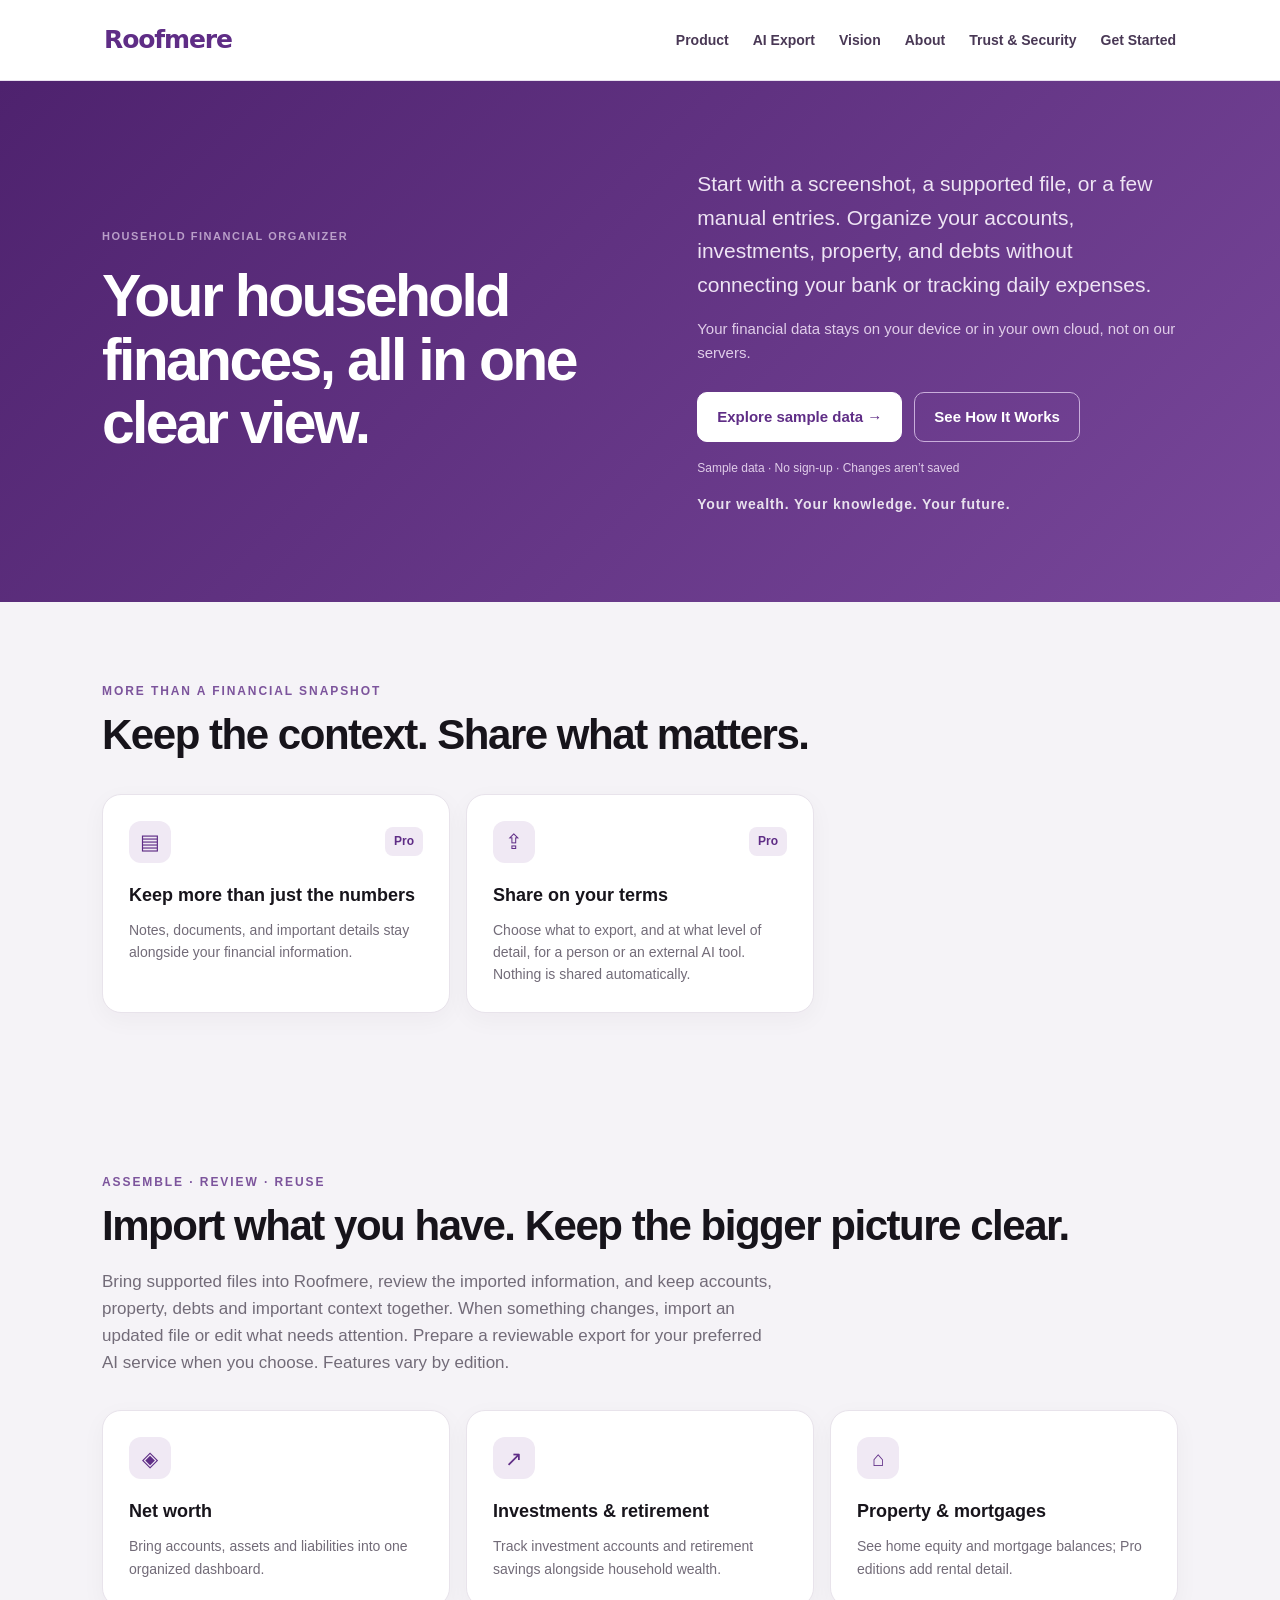
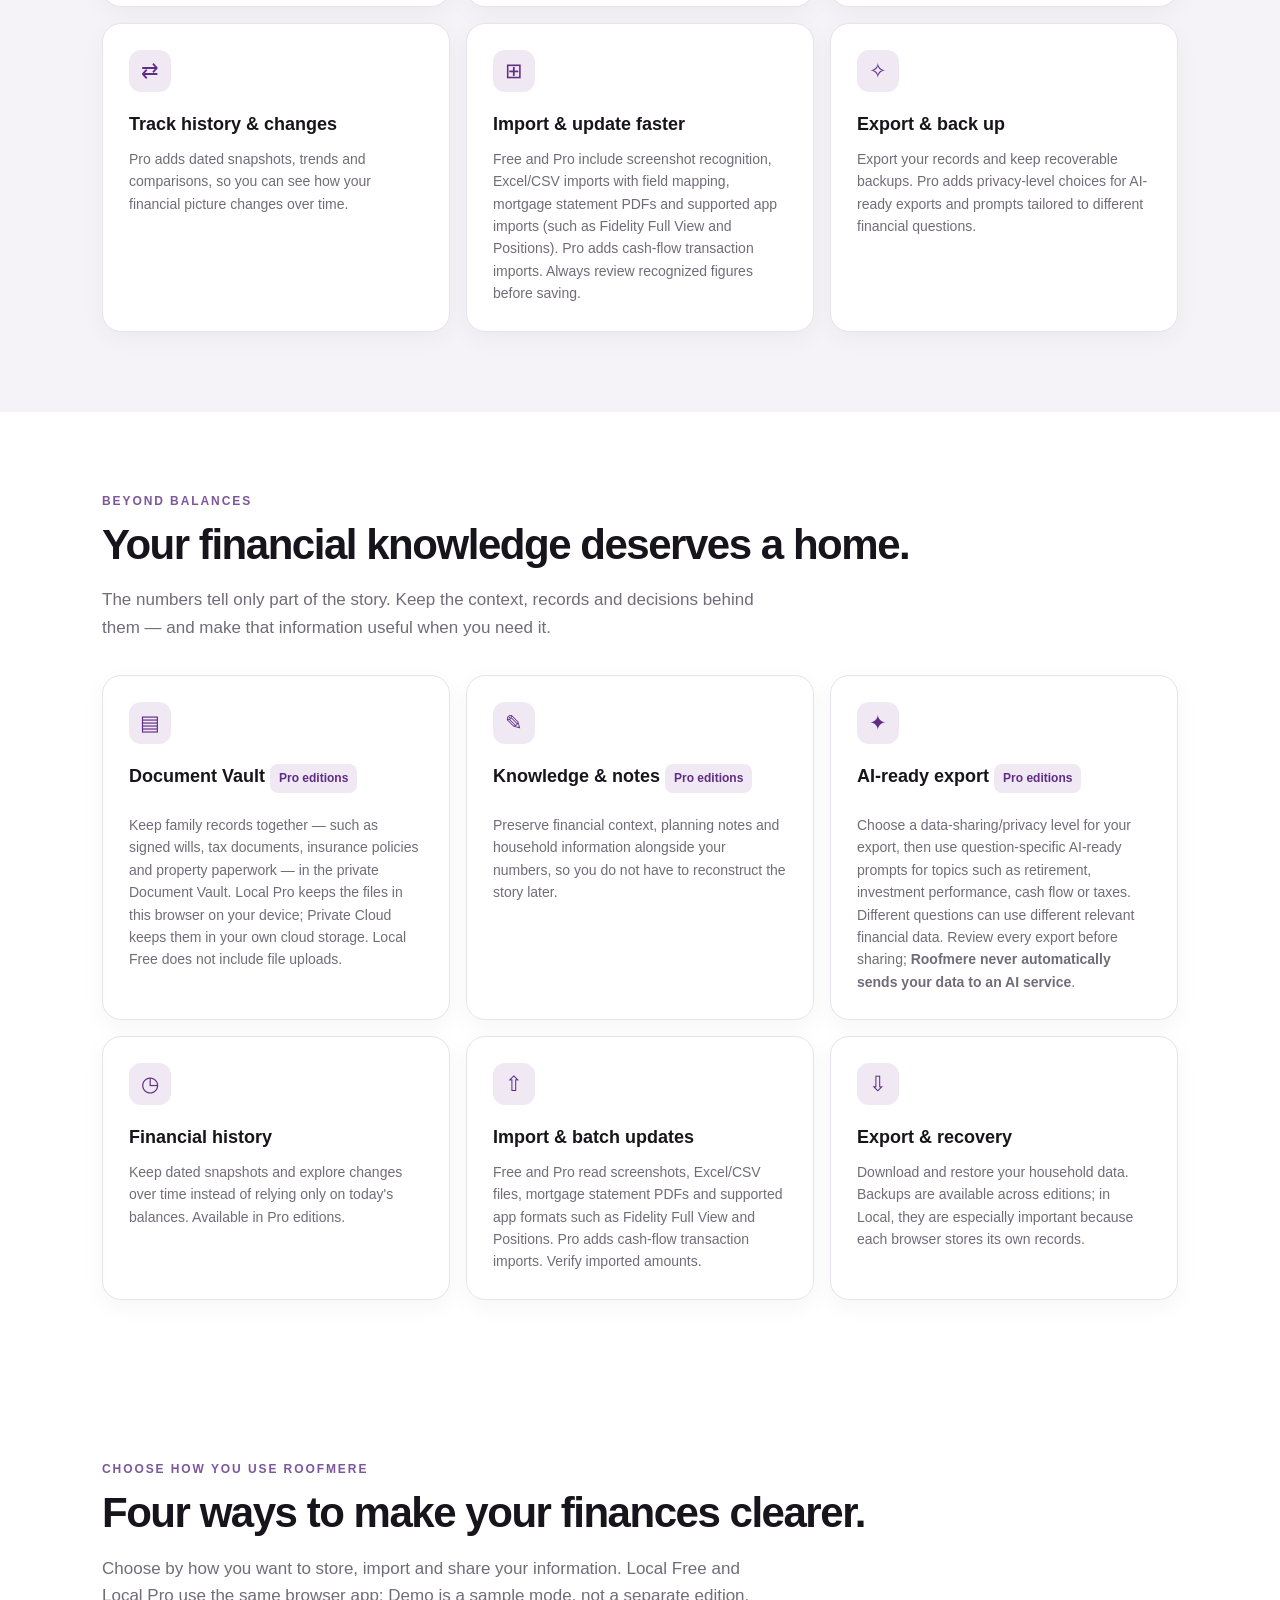
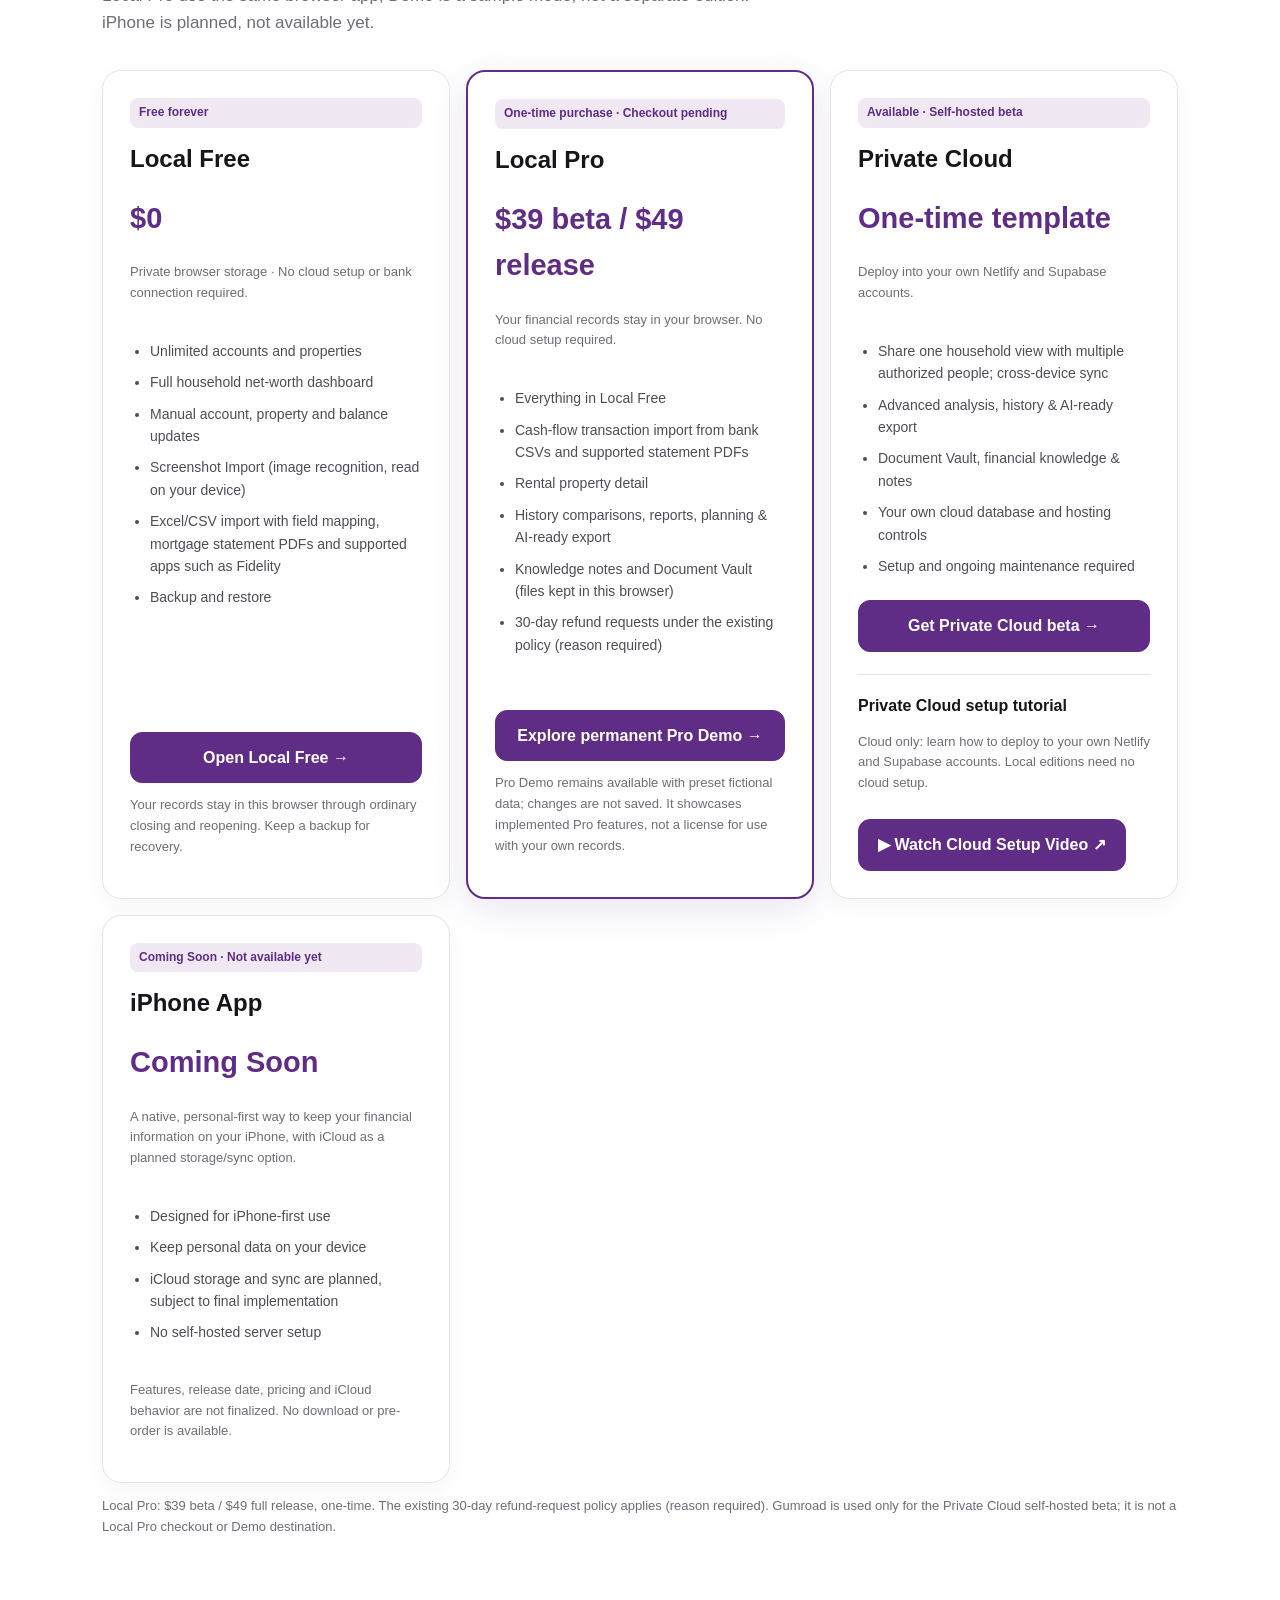
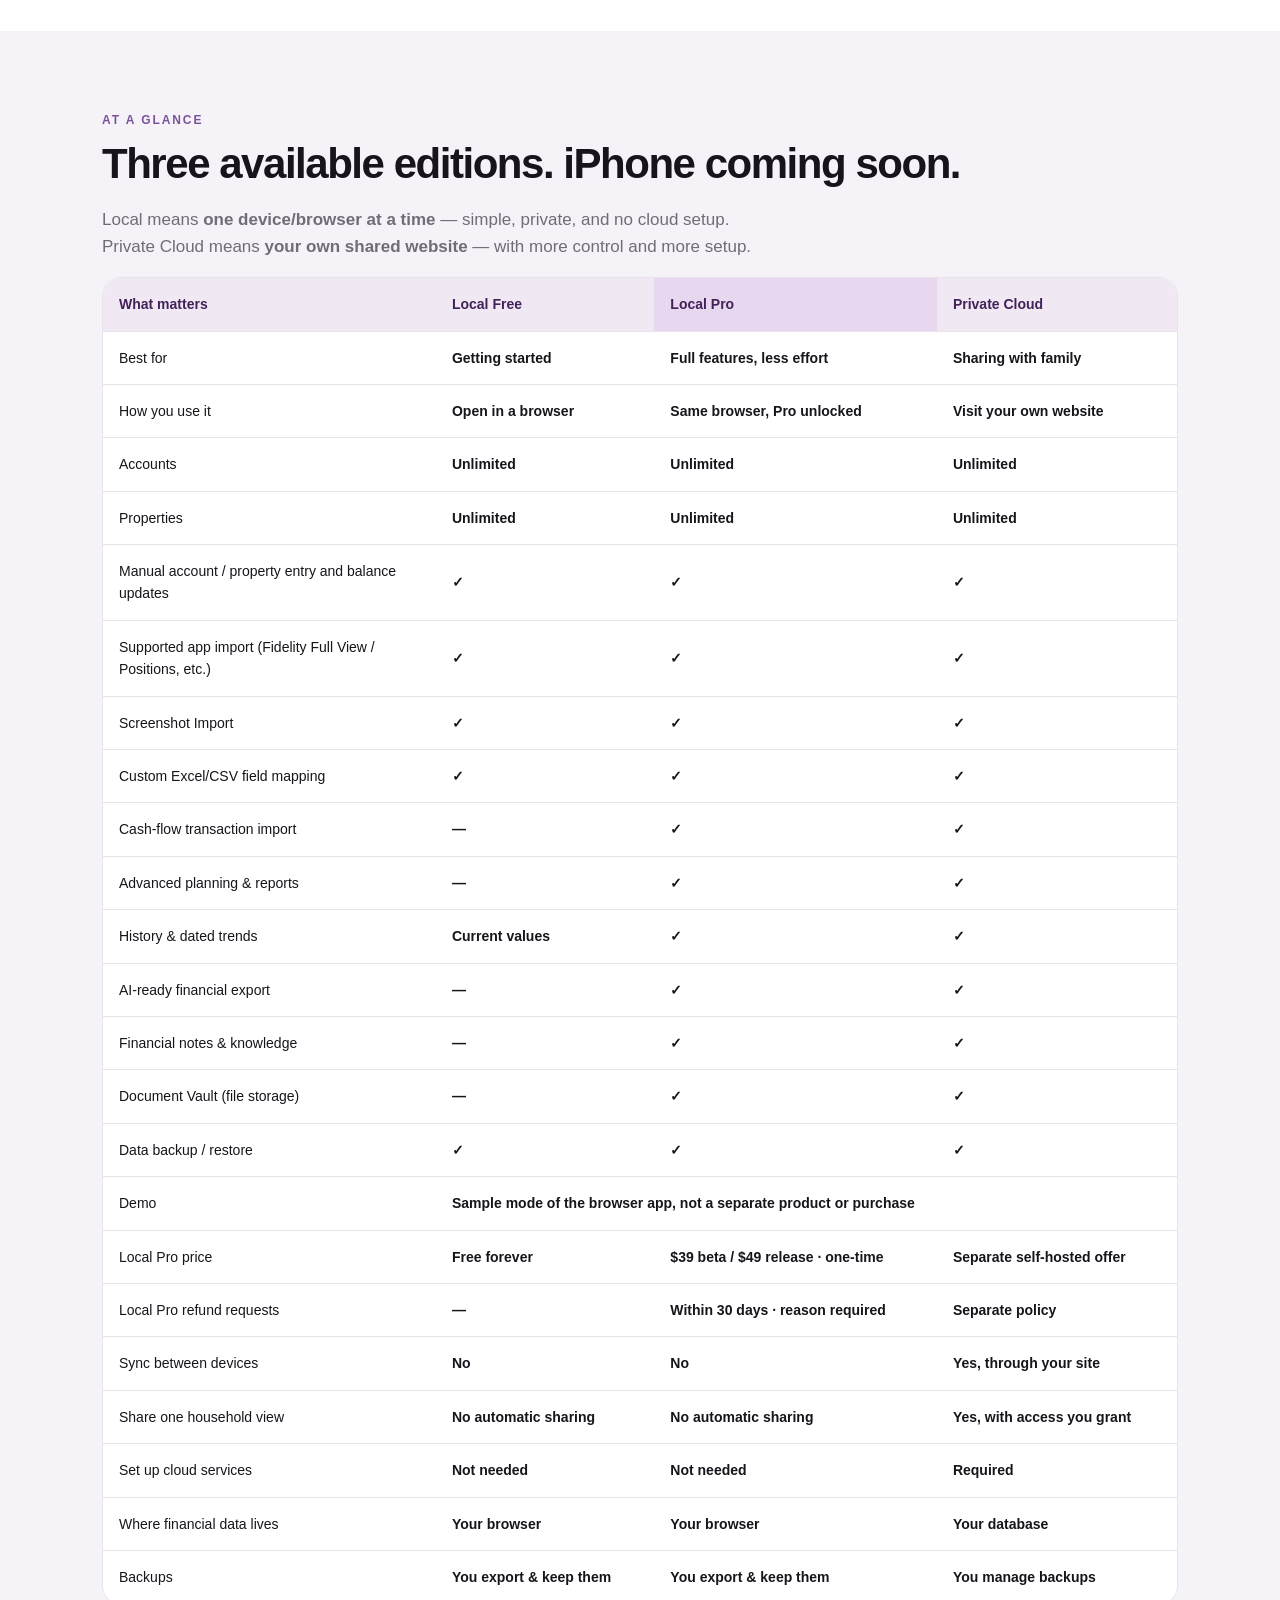
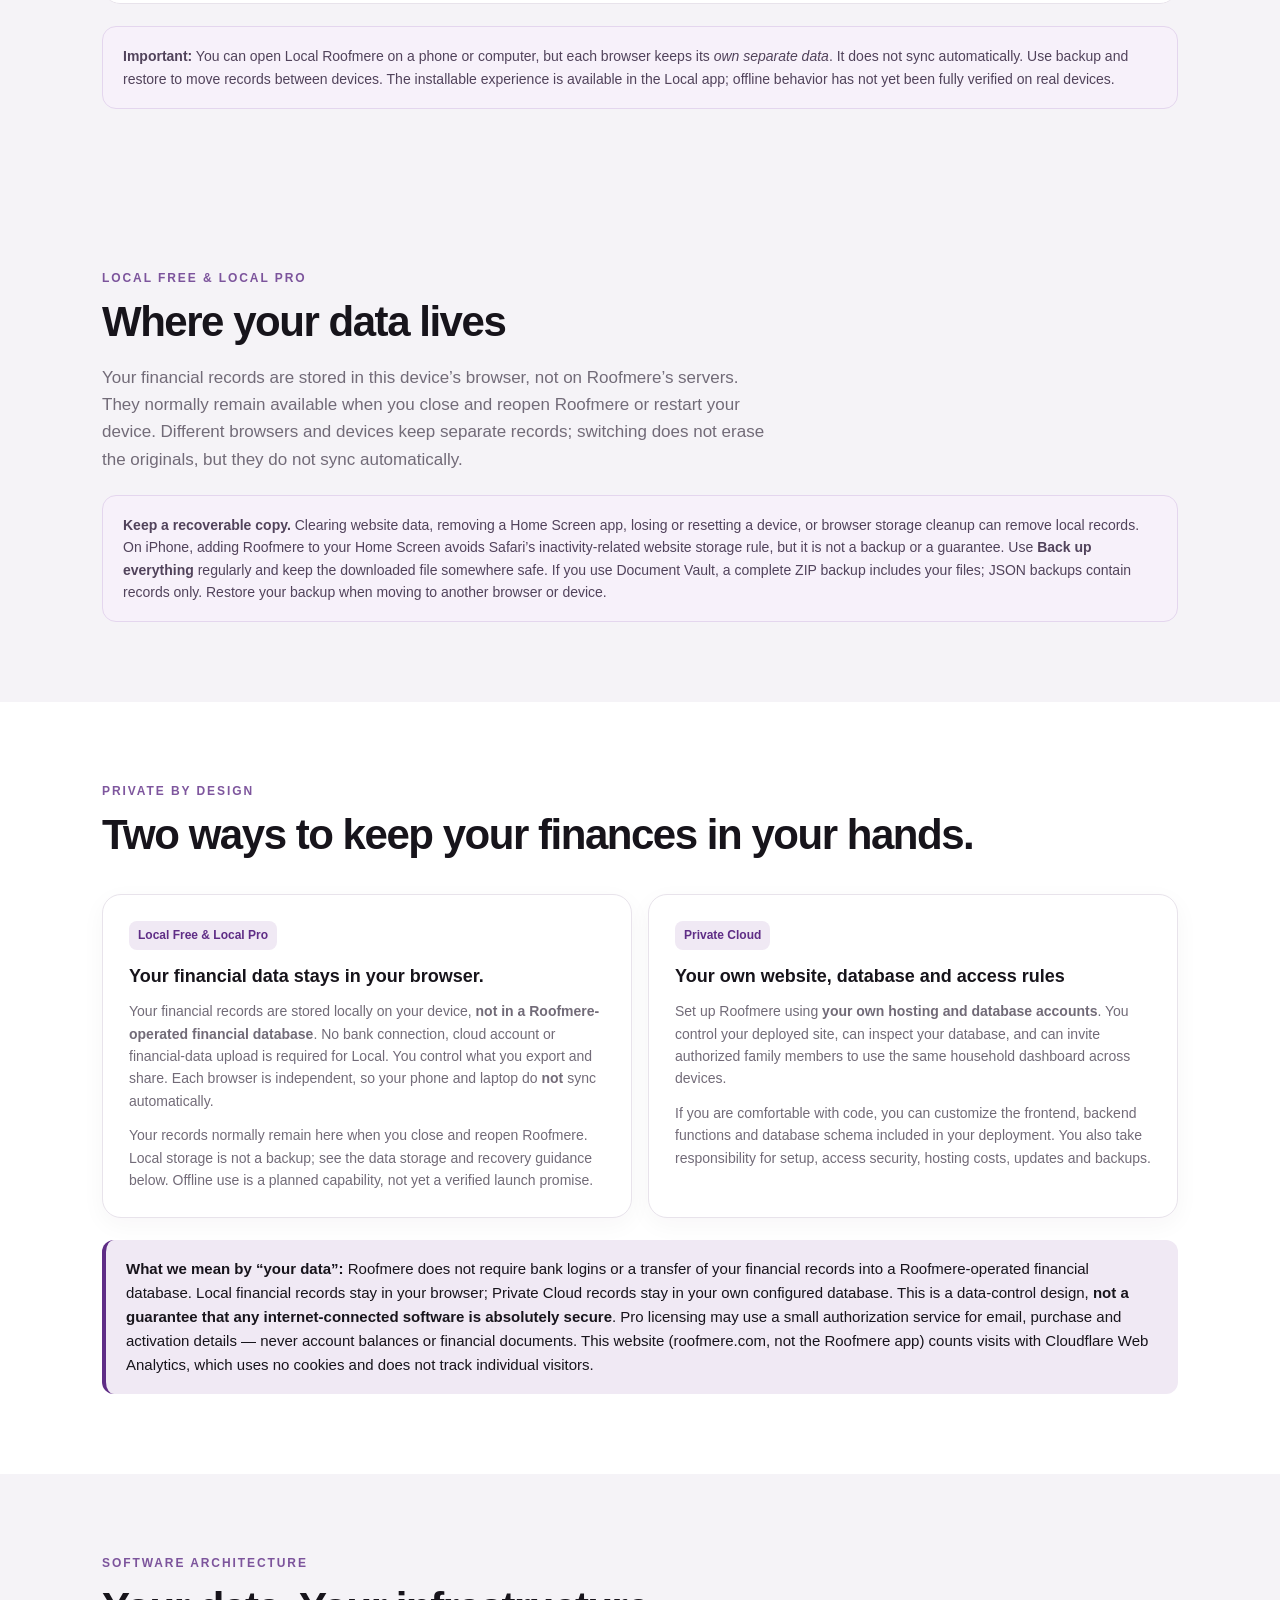
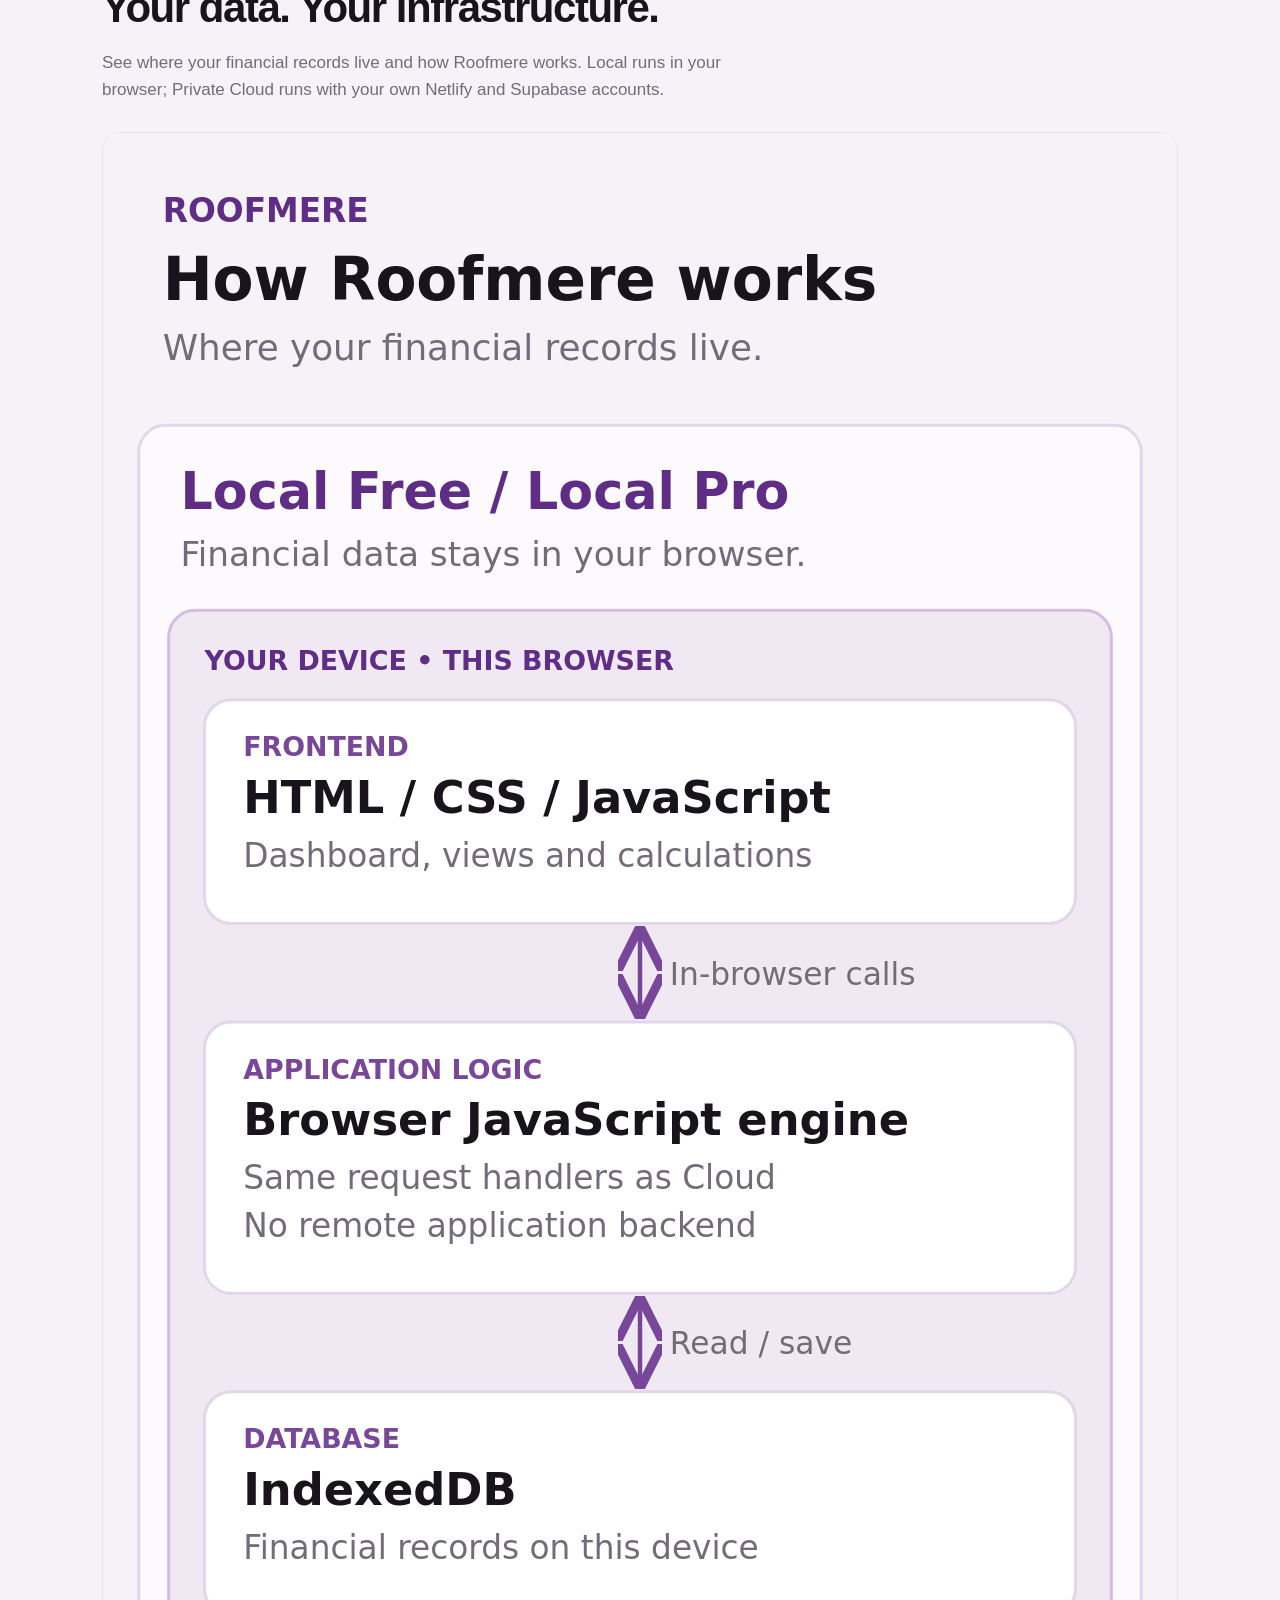
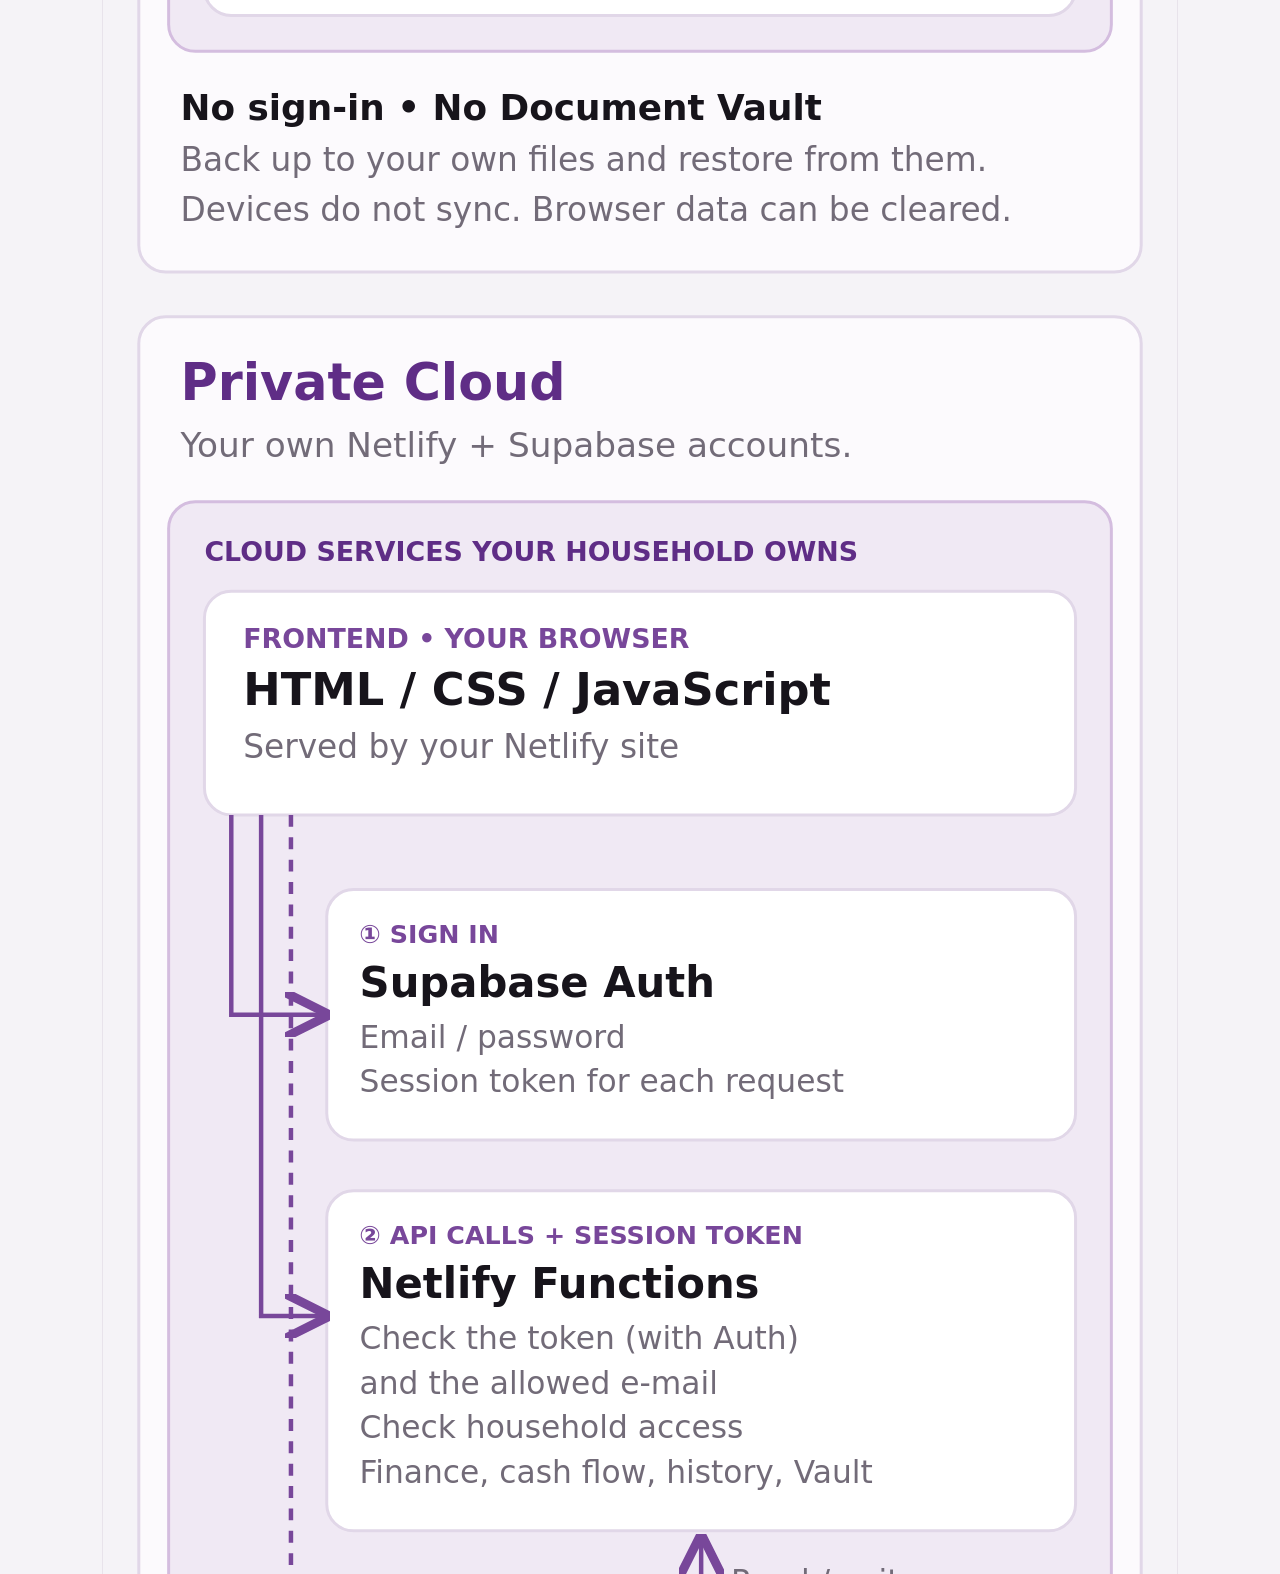
<file: index.html>
<!doctype html><html lang="en"><head><meta charset="utf-8"><meta name="viewport" content="width=device-width,initial-scale=1"><meta name="theme-color" content="#5f2d86"><link rel="icon" href="data:image/svg+xml,%3Csvg xmlns='http://www.w3.org/2000/svg' viewBox='0 0 64 64'%3E%3Crect width='64' height='64' rx='14' fill='%235f2d86'/%3E%3Cpath d='M14 34 32 18l18 16v14H14z' fill='none' stroke='%23fff' stroke-width='5' stroke-linejoin='round'/%3E%3C/svg%3E"><meta name="description" content="Import supported financial files instead of entering every balance by hand. Organize household accounts, investments, property and debts without bank syncing."><title>Roofmere — Household Financial Organizer</title><style>
:root{--purple:#5f2d86;--purple2:#78479a;--bg:#f5f3f7;--ink:#17141b;--muted:#726b78;--line:#e8e3eb;--soft:#f0e9f4}
*{box-sizing:border-box}html{scroll-behavior:smooth}body{margin:0;font-family:-apple-system,BlinkMacSystemFont,"Segoe UI",sans-serif;color:var(--ink);background:var(--bg);line-height:1.6}a{color:inherit}header{background:#fff;border-bottom:1px solid var(--line);position:sticky;top:0;z-index:10}nav{max-width:1120px;margin:auto;padding:15px 22px;display:flex;align-items:center;justify-content:space-between;gap:18px}.brand{font-weight:850;font-size:24px;letter-spacing:-1px;color:var(--purple);text-decoration:none}.links{display:flex;gap:24px;align-items:center;font-size:14px;font-weight:650}.links a{text-decoration:none}.links a:hover{text-decoration:underline}.btn{display:inline-block;text-decoration:none;border-radius:12px;background:var(--purple);color:#fff!important;padding:12px 19px;font-weight:750;border:1px solid var(--purple);text-align:center}.btn:hover{background:#482067}.btn.white{background:white;color:var(--purple)!important;border-color:white}.btn.ghost{background:transparent;border-color:#c9aedb;color:white!important}.wrap{max-width:1120px;margin:auto;padding:0 22px}.hero{background:linear-gradient(135deg,#4e226e,#78479a);color:white;overflow:hidden}.hero .wrap{display:grid;grid-template-columns:1fr 1fr;gap:48px;align-items:center;padding-top:84px;padding-bottom:90px}.eyebrow{font-size:12px;text-transform:uppercase;letter-spacing:.16em;font-weight:850;opacity:.8}.hero h1{font-size:clamp(40px,5vw,65px);line-height:1.08;letter-spacing:-.045em;margin:18px 0}.hero p{font-size:18px;color:#e7d9ee;max-width:500px}.actions{display:flex;gap:12px;flex-wrap:wrap;margin-top:27px}.hero small{display:block;color:#e0cde9;margin-top:16px}.preview{background:#fff;color:var(--ink);border-radius:22px;box-shadow:0 25px 65px #1b082b66;padding:20px;transform:rotate(1deg)}.previewhead{display:flex;justify-content:space-between;align-items:center;font-weight:850;color:var(--purple)}.pill{font-size:11px;color:#66447e;background:var(--soft);padding:5px 10px;border-radius:30px}.balance{font-size:39px;font-weight:850;letter-spacing:-.05em;margin:7px 0}.muted{color:var(--muted)}.stats{display:grid;grid-template-columns:repeat(3,1fr);gap:8px}.stat{background:#faf8fc;padding:11px;border-radius:12px}.stat b{display:block;font-size:16px}.stat span{font-size:11px;color:var(--muted)}.chart{height:130px;margin:16px 0;background:linear-gradient(180deg,#f0e6f7,white);border-radius:12px;display:flex;align-items:end;gap:8px;padding:15px}.bar{flex:1;border-radius:6px 6px 0 0;background:linear-gradient(#a37ac1,#63328b)}.previewfoot{font-size:11px;color:var(--muted);text-align:center;margin-top:10px}section{padding:80px 0}h2{font-size:clamp(28px,3.6vw,42px);line-height:1.16;letter-spacing:-.035em;margin:10px 0 17px}h3{margin:0 0 9px;font-size:18px}.intro{max-width:670px;color:var(--muted);font-size:17px}.grid{display:grid;grid-template-columns:repeat(3,1fr);gap:16px;margin-top:34px}.card{background:#fff;border:1px solid var(--line);border-radius:19px;padding:26px;box-shadow:0 7px 24px #30133b0a}.icon{display:inline-grid;place-items:center;background:var(--soft);color:var(--purple);border-radius:12px;width:42px;height:42px;font-size:21px;margin-bottom:18px}.card p{color:var(--muted);font-size:14px;margin:0}.whitebg{background:#fff}.split{display:grid;grid-template-columns:1fr 1fr;gap:70px;align-items:center}.privacybox{border-radius:24px;padding:35px;background:linear-gradient(140deg,#f4edf8,#faf7fc);border:1px solid #e4d6ee}.privacybox div{border-bottom:1px solid #e4d6ee;padding:14px 0}.privacybox div:last-child{border:0}.steps{counter-reset:s;display:grid;grid-template-columns:repeat(3,1fr);gap:18px;margin-top:35px}.step{padding:26px;border-radius:18px;background:white;border:1px solid var(--line)}.step:before{counter-increment:s;content:counter(s);display:grid;place-items:center;width:40px;height:40px;border-radius:12px;background:var(--purple);color:#fff;font-weight:850;margin-bottom:18px}.step p{color:var(--muted);font-size:14px}.purchase{background:linear-gradient(135deg,#4e226e,#78479a);color:white;text-align:center}.purchase p{color:#e6d7ee;max-width:620px;margin:0 auto 22px}.notice{background:#fff8eb;color:#755200;border-radius:12px;padding:12px 16px;font-size:13px;margin-top:20px}.faq{max-width:790px}.faq details{background:#fff;border:1px solid var(--line);border-radius:12px;padding:17px 20px;margin:10px 0}.faq summary{cursor:pointer;font-weight:750}.faq details p{color:var(--muted);margin-bottom:0}footer{padding:30px 22px;text-align:center;color:var(--muted);font-size:13px;border-top:1px solid var(--line)}
@media(max-width:800px){.hero .wrap,.split{grid-template-columns:1fr}.hero .wrap{gap:32px;padding-top:60px;padding-bottom:65px}.preview{transform:none;max-width:520px}.grid,.steps{grid-template-columns:repeat(2,1fr)}.links{gap:12px;overflow-x:auto;white-space:nowrap}.links a{display:inline-block}nav{flex-wrap:wrap}.links{order:3;width:100%;padding:5px 0}}
@media(max-width:560px){section{padding:58px 0}.grid,.steps{grid-template-columns:1fr}.stats{gap:4px}.stat{padding:8px}.stat b{font-size:13px}.balance{font-size:32px}.preview{padding:14px}.hero h1{font-size:44px}.links .btn{padding:9px 12px;font-size:12px}}
.video-area{display:grid;grid-template-columns:minmax(0,1fr) minmax(220px,330px);gap:42px;align-items:center;margin-top:38px}.video-frame{width:100%;max-width:310px;aspect-ratio:9/16;border:8px solid #211729;border-radius:28px;overflow:hidden;background:#000;box-shadow:0 20px 42px #30133b28;margin:auto}.video-frame iframe{width:100%;height:100%;border:0}.video-note{color:var(--muted);font-size:14px}.video-area h3{font-size:24px}@media(max-width:650px){.video-area{grid-template-columns:1fr;gap:20px}.video-frame{max-width:min(100%,340px)}}.tutorial-preview{display:block;text-decoration:none;max-width:560px;width:100%;margin:auto;border:1px solid #e4d6ee;border-radius:20px;overflow:hidden;background:#fff;box-shadow:0 14px 34px #30133b1a}.tutorial-art{display:flex;position:relative;flex-direction:column;justify-content:center;align-items:flex-start;padding:28px 34px;aspect-ratio:16/9;min-height:190px;color:white;background:radial-gradient(circle at 85% 15%,#9e75bd,transparent 45%),linear-gradient(135deg,#4e226e,#78479a)}.tutorial-brand{font-weight:850;font-size:clamp(21px,3vw,30px);letter-spacing:-.03em}.tutorial-heading{font-size:clamp(29px,5vw,47px);font-weight:900;line-height:1.03;letter-spacing:-.04em;margin-top:14px}.tutorial-sub{font-size:clamp(12px,2vw,16px);color:#f0e4f8;margin-top:10px}.tutorial-play{position:absolute;right:12%;top:50%;transform:translateY(-50%);display:grid;place-items:center;width:76px;height:76px;background:#fff;color:#5f2d86;border-radius:50%;font-size:30px;padding-left:5px;box-shadow:0 9px 24px #2c124c55}.tutorial-caption{display:block;text-align:center;padding:12px 15px;color:#5f2d86;font-weight:750;font-size:14px}.tutorial-preview:hover .tutorial-caption{text-decoration:underline}@media(max-width:560px){.tutorial-art{min-height:0;padding:22px}.tutorial-play{width:60px;height:60px;font-size:24px}}
.editions{display:grid;grid-template-columns:repeat(3,1fr);gap:16px;margin-top:34px}.edition{background:#fff;border:1px solid var(--line);border-radius:19px;padding:27px;display:flex;flex-direction:column;box-shadow:0 7px 24px #30133b0a}.edition.featured{border:2px solid var(--purple);box-shadow:0 10px 35px #5f2d8620}.edition h3{font-size:24px}.edition .price{font-size:29px;font-weight:850;color:var(--purple);margin:8px 0}.edition ul{padding-left:20px;flex:1;font-size:14px;color:#514b57}.edition li{margin:9px 0}.tag{font-size:12px;font-weight:750;color:var(--purple);background:var(--soft);padding:5px 9px;border-radius:8px;display:inline-block;margin-bottom:12px}.btn.disabled{opacity:.7;cursor:default;background:#777;border-color:#777}.fine{font-size:13px;color:var(--muted)}.comparison{overflow:auto}.comparison table{width:100%;border-collapse:collapse;background:white;border-radius:14px;overflow:hidden}.comparison th,.comparison td{padding:14px 17px;border-bottom:1px solid var(--line);text-align:left;font-size:14px}.comparison th{background:var(--soft)}.compare-note{font-size:13px;color:var(--muted);margin-top:13px}@media(max-width:800px){.editions{grid-template-columns:1fr}}.compare-table{width:100%;border-collapse:separate;border-spacing:0;background:#fff;border:1px solid var(--line);border-radius:18px;overflow:hidden;min-width:630px}.compare-table th,.compare-table td{padding:15px 16px;border-bottom:1px solid var(--line);text-align:left;font-size:14px;vertical-align:middle}.compare-table th{background:#f0e9f4;color:#422259;font-weight:800}.compare-table th:first-child{width:31%}.compare-table th:nth-child(3){background:#e7d8f0}.compare-table tr:last-child td{border-bottom:0}.compare-table td:nth-child(n+2){font-weight:600}.compare-scroll{overflow-x:auto;-webkit-overflow-scrolling:touch;border-radius:18px}.compare-scroll:focus{outline:2px solid var(--purple)}.note-panel{background:#f7f1fa;border:1px solid #e4d6ee;padding:18px 20px;border-radius:14px;margin-top:22px;color:#51435b;font-size:14px}.privacy-callout{background:var(--soft);border-left:4px solid var(--purple);padding:17px 20px;border-radius:12px;margin-top:22px;font-size:15px}@media(max-width:650px){.compare-table{min-width:0}.compare-table th,.compare-table td{font-size:12px;padding:12px 7px;overflow-wrap:anywhere}.compare-table th:first-child{width:31%}}
#architecture{scroll-margin-top:85px}.architecture-figure{margin:28px 0 0;border:1px solid var(--line);border-radius:18px;overflow:hidden;background:var(--bg)}.architecture-scroll{width:100%;overflow:hidden}.architecture-scroll:focus-visible{outline:3px solid var(--purple);outline-offset:-3px}.architecture-scroll img{display:block;width:100%;max-width:100%;min-width:0;height:auto}.architecture-figure figcaption{padding:16px 20px;font-size:14px;color:var(--muted);background:white;border-top:1px solid var(--line)}.architecture-figure figcaption a{color:var(--purple);font-weight:700}.architecture-summary{display:grid;grid-template-columns:1fr 1fr;gap:18px;margin-top:22px}.architecture-summary p{margin:0;color:var(--muted);font-size:14px}.architecture-summary strong{color:var(--ink)}@media(max-width:650px){.architecture-summary{grid-template-columns:1fr}.architecture-figure figcaption{padding:14px}}

/* Landing page: concise navigation and a text-led, responsive hero. */
section[id]{scroll-margin-top:90px}
.navcta{white-space:nowrap;font-size:14px;padding:11px 17px}
nav{gap:22px}
.links{gap:20px}
.hero .wrap.hero-left{display:grid;grid-template-columns:1.08fr 1fr;gap:76px;align-items:center;padding-top:86px;padding-bottom:86px}
.hero-heading .eyebrow{font-size:11px;letter-spacing:.14em;line-height:1.5;font-weight:650;color:#e0cde9;opacity:1}
.hero-left h1{font-size:clamp(44px,4.6vw,62px);font-weight:700;line-height:1.08;letter-spacing:-.045em;margin:20px 0 0}
.hero-copy{min-width:0}
.hero-left .hero-copy p{margin:0;max-width:490px;font-size:21px;line-height:1.6;color:#eee4f4}
.hero-left .actions{justify-content:flex-start;gap:12px;margin-top:28px}
.hero-left .actions .btn{font-size:15px;font-weight:650;padding:12px 19px;border-radius:10px}
.hero-left small{margin-top:17px;font-size:12px;line-height:1.55;color:#e0cde9}
@media(max-width:1000px) and (min-width:801px){.links{gap:13px;font-size:12px}nav{gap:14px}.navcta{font-size:12px;padding:10px 13px}.hero .wrap.hero-left{gap:40px}}
@media(max-width:800px){nav{flex-wrap:nowrap;padding:15px 22px}.links{display:none}.brand{font-size:25px}.navcta{font-size:13px;padding:10px 14px}.hero .wrap.hero-left{grid-template-columns:1fr;gap:28px;padding-top:50px;padding-bottom:54px}.hero-left h1{font-size:52px}.hero-left .hero-copy p{max-width:570px;font-size:18px}}
@media(max-width:560px){section[id]{scroll-margin-top:78px}.hero .wrap.hero-left{padding-top:40px;padding-bottom:44px;gap:25px}.hero-heading .eyebrow{font-size:10px;letter-spacing:.12em}.hero-left h1{font-size:clamp(36px,10.5vw,44px);line-height:1.08;margin-top:17px}.hero-left .hero-copy p{font-size:17px;line-height:1.6}.hero-left .actions{gap:10px;margin-top:23px}.hero-left .actions .btn{font-size:14px;padding:11px 15px}.hero-left small{font-size:11px;margin-top:15px}}
@media(max-width:350px){nav{padding:13px 18px}.brand{font-size:23px}.navcta{font-size:12px;padding:9px 12px}.hero-left .actions .btn{font-size:13px;padding:10px 12px}}

/* Final responsive navigation override: keep Product accessible on phones. */
@media(max-width:800px){header nav{display:flex;flex-wrap:wrap;justify-content:space-between;row-gap:8px}.links{display:flex!important;order:3;flex:0 0 100%;width:100%;overflow-x:auto;gap:20px;padding:8px 0 3px;white-space:nowrap;-webkit-overflow-scrolling:touch}.links a{display:inline-block;flex:none;font-size:14px}.navcta{margin-left:auto}}
@media(max-width:420px){.links{gap:17px}.links a{font-size:13px}}
 .roofmere-slogan{font-size:14px;letter-spacing:.06em;font-weight:650;opacity:.85;margin-top:12px}.hero .eyebrow{opacity:.72} 
.hero .hero-copy p.hero-trust{margin-top:16px;font-size:15px;line-height:1.55;color:#e0cde9}.hero .hero-copy .roofmere-slogan{margin-top:16px}#beyond-snapshot .snapHead{display:flex;justify-content:space-between;align-items:flex-start}#beyond-snapshot .snapTag{margin:6px 0 0}</style><link rel="stylesheet" href="assets/site-header.css"><link rel="canonical" href="https://roofmere.com/"><meta property="og:type" content="website"><meta property="og:url" content="https://roofmere.com/"><meta property="og:site_name" content="Roofmere"><meta property="og:title" content="Roofmere — Household Financial Organizer"><meta property="og:description" content="Import supported financial files instead of entering every balance by hand. Organize household accounts, investments, property and debts without bank syncing."><meta property="og:image" content="https://roofmere.com/assets/roofmere-share-organizer-v2.svg"><meta property="og:image:alt" content="Roofmere household finance organizer"><meta name="twitter:card" content="summary_large_image"><meta name="twitter:title" content="Roofmere — Household Financial Organizer"><meta name="twitter:description" content="Import supported financial files instead of entering every balance by hand. Organize household accounts, investments, property and debts without bank syncing."><meta name="twitter:image" content="https://roofmere.com/assets/roofmere-share-organizer-v2.svg"><meta name="twitter:image:alt" content="Roofmere household finance organizer"></head><body id="top"><header id="site-header"><nav class="site-nav" aria-label="Main navigation"><a class="site-brand" href="index.html">Roofmere</a><div class="site-links"><a href="product.html">Product</a><a href="ai-export.html">AI Export</a><a href="vision.html">Vision</a><a href="about.html">About</a><a href="trust.html">Trust &amp; Security</a><a href="get-started.html">Get Started</a></div></nav></header>
<main>
<div class="hero"><div class="wrap hero-left"><div class="hero-heading"><div class="eyebrow">Household Financial Organizer</div><h1>Your household finances, all in one clear view.</h1></div><div class="hero-copy"><p>Start with a screenshot, a supported file, or a few manual entries. Organize your accounts, investments, property, and debts without connecting your bank or tracking daily expenses.</p><p class="hero-trust">Your financial data stays on your device or in your own cloud, not on our servers.</p><div class="actions"><a class="btn white" href="https://roofmere.netlify.app/?sample" target="_blank" rel="noopener noreferrer">Explore sample data <span aria-hidden="true">→</span></a><a class="btn ghost" href="product.html">See How It Works</a></div><small>Sample data · No sign-up · Changes aren’t saved</small><div class="roofmere-slogan">Your wealth. Your knowledge. Your future.</div></div></div></div><section id="beyond-snapshot"><div class="wrap"><div class="eyebrow" style="color:var(--purple)">More than a financial snapshot</div><h2>Keep the context. Share what matters.</h2><div class="grid"><article class="card"><div class="snapHead"><span class="icon">▤</span><span class="tag snapTag">Pro</span></div><h3>Keep more than just the numbers</h3><p>Notes, documents, and important details stay alongside your financial information.</p></article><article class="card"><div class="snapHead"><span class="icon">⇪</span><span class="tag snapTag">Pro</span></div><h3>Share on your terms</h3><p>Choose what to export, and at what level of detail, for a person or an external AI tool. Nothing is shared automatically.</p></article></div></div></section>
<section id="features"><div class="wrap"><div class="eyebrow" style="color:var(--purple)">Assemble · Review · Reuse</div><h2>Import what you have. Keep the bigger picture clear.</h2><p class="intro">Bring supported files into Roofmere, review the imported information, and keep accounts, property, debts and important context together. When something changes, import an updated file or edit what needs attention. Prepare a reviewable export for your preferred AI service when you choose. Features vary by edition.</p><div class="grid">
<article class="card"><span class="icon">◈</span><h3>Net worth</h3><p>Bring accounts, assets and liabilities into one organized dashboard.</p></article>
<article class="card"><span class="icon">↗</span><h3>Investments & retirement</h3><p>Track investment accounts and retirement savings alongside household wealth.</p></article>
<article class="card"><span class="icon">⌂</span><h3>Property & mortgages</h3><p>See home equity and mortgage balances; Pro editions add rental detail.</p></article>
<article class="card"><span class="icon">⇄</span><h3>Track history &amp; changes</h3><p>Pro adds dated snapshots, trends and comparisons, so you can see how your financial picture changes over time.</p></article>
<article class="card"><span class="icon">⊞</span><h3>Import &amp; update faster</h3><p>Free and Pro include screenshot recognition, Excel/CSV imports with field mapping, mortgage statement PDFs and supported app imports (such as Fidelity Full View and Positions). Pro adds cash-flow transaction imports. Always review recognized figures before saving.</p></article>
<article class="card"><span class="icon">✧</span><h3>Export &amp; back up</h3><p>Export your records and keep recoverable backups. Pro adds privacy-level choices for AI-ready exports and prompts tailored to different financial questions.</p></article>
</div></div></section>
<section id="organize" class="whitebg"><div class="wrap"><div class="eyebrow" style="color:var(--purple)">Beyond balances</div><h2>Your financial knowledge deserves a home.</h2><p class="intro">The numbers tell only part of the story. Keep the context, records and decisions behind them — and make that information useful when you need it.</p><div class="grid"><article class="card"><span class="icon">▤</span><h3>Document Vault <span class="tag">Pro editions</span></h3><p>Keep family records together — such as signed wills, tax documents, insurance policies and property paperwork — in the private Document Vault. Local Pro keeps the files in this browser on your device; Private Cloud keeps them in your own cloud storage. Local Free does not include file uploads.</p></article><article class="card"><span class="icon">✎</span><h3>Knowledge &amp; notes <span class="tag">Pro editions</span></h3><p>Preserve financial context, planning notes and household information alongside your numbers, so you do not have to reconstruct the story later.</p></article><article class="card"><span class="icon">✦</span><h3>AI-ready export <span class="tag">Pro editions</span></h3><p>Choose a data-sharing/privacy level for your export, then use question-specific AI-ready prompts for topics such as retirement, investment performance, cash flow or taxes. Different questions can use different relevant financial data. Review every export before sharing; <strong>Roofmere never automatically sends your data to an AI service</strong>.</p></article><article class="card"><span class="icon">◷</span><h3>Financial history</h3><p>Keep dated snapshots and explore changes over time instead of relying only on today's balances. Available in Pro editions.</p></article><article class="card"><span class="icon">⇧</span><h3>Import &amp; batch updates</h3><p>Free and Pro read screenshots, Excel/CSV files, mortgage statement PDFs and supported app formats such as Fidelity Full View and Positions. Pro adds cash-flow transaction imports. Verify imported amounts.</p></article><article class="card"><span class="icon">⇩</span><h3>Export &amp; recovery</h3><p>Download and restore your household data. Backups are available across editions; in Local, they are especially important because each browser stores its own records.</p></article></div></div></section><section id="editions" class="whitebg"><div class="wrap"><div class="eyebrow" style="color:var(--purple)">Choose how you use Roofmere</div><h2>Four ways to make your finances clearer.</h2><p class="intro">Choose by how you want to store, import and share your information. Local Free and Local Pro use the same browser app; Demo is a sample mode, not a separate edition. iPhone is planned, not available yet.</p><div class="editions">
<article class="edition"><span class="tag">Free forever</span><h3>Local Free</h3><div class="price">$0</div><p class="fine">Private browser storage · No cloud setup or bank connection required.</p><ul><li>Unlimited accounts and properties</li><li>Full household net-worth dashboard</li><li>Manual account, property and balance updates</li><li>Screenshot Import (image recognition, read on your device)</li><li>Excel/CSV import with field mapping, mortgage statement PDFs and supported apps such as Fidelity</li><li>Backup and restore</li></ul><a class="btn" href="https://roofmere.netlify.app/" target="_blank" rel="noopener noreferrer">Open Local Free →</a><p class="fine" style="margin-top:12px">Your records stay in this browser through ordinary closing and reopening. Keep a backup for recovery.</p></article>
<article class="edition featured"><span class="tag">One-time purchase · Checkout pending</span><h3>Local Pro</h3><div class="price">$39 beta / $49 release</div><p class="fine">Your financial records stay in your browser. No cloud setup required.</p><ul><li>Everything in Local Free</li><li>Cash-flow transaction import from bank CSVs and supported statement PDFs</li><li>Rental property detail</li><li>History comparisons, reports, planning &amp; AI-ready export</li><li>Knowledge notes and Document Vault (files kept in this browser)</li><li>30-day refund requests under the existing policy (reason required)</li></ul><a class="btn" href="https://roofmere.netlify.app/?sample" target="_blank" rel="noopener noreferrer">Explore permanent Pro Demo →</a><p class="fine" style="margin-top:12px">Pro Demo remains available with preset fictional data; changes are not saved. It showcases implemented Pro features, not a license for use with your own records.</p></article>
<article class="edition"><span class="tag">Available · Self-hosted beta</span><h3>Private Cloud</h3><div class="price">One-time template</div><p class="fine">Deploy into your own Netlify and Supabase accounts.</p><ul><li>Share one household view with multiple authorized people; cross-device sync</li><li>Advanced analysis, history &amp; AI-ready export</li><li>Document Vault, financial knowledge &amp; notes</li><li>Your own cloud database and hosting controls</li><li>Setup and ongoing maintenance required</li></ul><a class="btn" href="https://lilycao.gumroad.com/l/roofmere" target="_blank" rel="noopener noreferrer">Get Private Cloud beta →</a><div class="cloud-video" style="margin-top:22px;padding-top:18px;border-top:1px solid var(--line)"><h4 style="margin:0 0 8px">Private Cloud setup tutorial</h4><p class="fine">Cloud only: learn how to deploy to your own Netlify and Supabase accounts. Local editions need no cloud setup.</p><a class="btn" href="https://youtu.be/JVVJcDkPMus" target="_blank" rel="noopener noreferrer" style="margin-top:12px">▶ Watch Cloud Setup Video ↗</a></div></article>
<article class="edition"><span class="tag">Coming Soon · Not available yet</span><h3>iPhone App</h3><div class="price">Coming Soon</div><p class="fine">A native, personal-first way to keep your financial information on your iPhone, with iCloud as a planned storage/sync option.</p><ul><li>Designed for iPhone-first use</li><li>Keep personal data on your device</li><li>iCloud storage and sync are planned, subject to final implementation</li><li>No self-hosted server setup</li></ul><p class="fine">Features, release date, pricing and iCloud behavior are not finalized. No download or pre-order is available.</p></article></div><p class="compare-note">Local Pro: $39 beta / $49 full release, one-time. The existing 30-day refund-request policy applies (reason required). Gumroad is used only for the Private Cloud self-hosted beta; it is not a Local Pro checkout or Demo destination.</p></div></section>
<section id="compare"><div class="wrap"><div class="eyebrow" style="color:var(--purple)">At a glance</div><h2>Three available editions. iPhone coming soon.</h2><p class="intro">Local means <strong>one device/browser at a time</strong> — simple, private, and no cloud setup. Private Cloud means <strong>your own shared website</strong> — with more control and more setup.</p><div class="compare-scroll" tabindex="0" role="region" aria-label="Roofmere edition comparison table"><table class="compare-table"><thead><tr><th scope="col">What matters</th><th scope="col">Local Free</th><th scope="col">Local Pro</th><th scope="col">Private Cloud</th></tr></thead><tbody>
<tr><td>Best for</td><td>Getting started</td><td>Full features, less effort</td><td>Sharing with family</td></tr>
<tr><td>How you use it</td><td>Open in a browser</td><td>Same browser, Pro unlocked</td><td>Visit your own website</td></tr>
<tr><td>Accounts</td><td>Unlimited</td><td>Unlimited</td><td>Unlimited</td></tr>
<tr><td>Properties</td><td>Unlimited</td><td>Unlimited</td><td>Unlimited</td></tr>
<tr><td>Manual account / property entry and balance updates</td><td>✓</td><td>✓</td><td>✓</td></tr><tr><td>Supported app import (Fidelity Full View / Positions, etc.)</td><td>✓</td><td>✓</td><td>✓</td></tr><tr><td>Screenshot Import</td><td>✓</td><td>✓</td><td>✓</td></tr><tr><td>Custom Excel/CSV field mapping</td><td>✓</td><td>✓</td><td>✓</td></tr><tr><td>Cash-flow transaction import</td><td>—</td><td>✓</td><td>✓</td></tr>
<tr><td>Advanced planning &amp; reports</td><td>—</td><td>✓</td><td>✓</td></tr><tr><td>History &amp; dated trends</td><td>Current values</td><td>✓</td><td>✓</td></tr><tr><td>AI-ready financial export</td><td>—</td><td>✓</td><td>✓</td></tr><tr><td>Financial notes &amp; knowledge</td><td>—</td><td>✓</td><td>✓</td></tr><tr><td>Document Vault (file storage)</td><td>—</td><td>✓</td><td>✓</td></tr><tr><td>Data backup / restore</td><td>✓</td><td>✓</td><td>✓</td></tr>
<tr><td>Demo</td><td colspan="3">Sample mode of the browser app, not a separate product or purchase</td></tr><tr><td>Local Pro price</td><td>Free forever</td><td>$39 beta / $49 release · one-time</td><td>Separate self-hosted offer</td></tr><tr><td>Local Pro refund requests</td><td>—</td><td>Within 30 days · reason required</td><td>Separate policy</td></tr>
<tr><td>Sync between devices</td><td>No</td><td>No</td><td>Yes, through your site</td></tr>
<tr><td>Share one household view</td><td>No automatic sharing</td><td>No automatic sharing</td><td>Yes, with access you grant</td></tr>
<tr><td>Set up cloud services</td><td>Not needed</td><td>Not needed</td><td>Required</td></tr>
<tr><td>Where financial data lives</td><td>Your browser</td><td>Your browser</td><td>Your database</td></tr>
<tr><td>Backups</td><td>You export &amp; keep them</td><td>You export &amp; keep them</td><td>You manage backups</td></tr>
</tbody></table></div><div class="note-panel"><strong>Important:</strong> You can open Local Roofmere on a phone or computer, but each browser keeps its <em>own separate data</em>. It does not sync automatically. Use backup and restore to move records between devices. The installable experience is available in the Local app; offline behavior has not yet been fully verified on real devices.</div></div></section><section id="local-storage"><div class="wrap"><div class="eyebrow" style="color:var(--purple)">Local Free &amp; Local Pro</div><h2>Where your data lives</h2><p class="intro">Your financial records are stored in this device’s browser, not on Roofmere’s servers. They normally remain available when you close and reopen Roofmere or restart your device. Different browsers and devices keep separate records; switching does not erase the originals, but they do not sync automatically.</p><div class="note-panel"><strong>Keep a recoverable copy.</strong> Clearing website data, removing a Home Screen app, losing or resetting a device, or browser storage cleanup can remove local records. On iPhone, adding Roofmere to your Home Screen avoids Safari’s inactivity-related website storage rule, but it is not a backup or a guarantee. Use <strong>Back up everything</strong> regularly and keep the downloaded file somewhere safe. If you use Document Vault, a complete ZIP backup includes your files; JSON backups contain records only. Restore your backup when moving to another browser or device.</div></div></section><section id="privacy" class="whitebg"><div class="wrap"><div class="eyebrow" style="color:var(--purple)">Private by design</div><h2>Two ways to keep your finances in your hands.</h2><div class="grid" style="grid-template-columns:repeat(auto-fit,minmax(270px,1fr))"><article class="card"><span class="tag">Local Free &amp; Local Pro</span><h3>Your financial data stays in your browser.</h3><p>Your financial records are stored locally on your device, <strong>not in a Roofmere-operated financial database</strong>. No bank connection, cloud account or financial-data upload is required for Local. You control what you export and share. Each browser is independent, so your phone and laptop do <strong>not</strong> sync automatically.</p><p style="margin-top:12px">Your records normally remain here when you close and reopen Roofmere. Local storage is not a backup; see the data storage and recovery guidance below. Offline use is a planned capability, not yet a verified launch promise.</p></article><article class="card"><span class="tag">Private Cloud</span><h3>Your own website, database and access rules</h3><p>Set up Roofmere using <strong>your own hosting and database accounts</strong>. You control your deployed site, can inspect your database, and can invite authorized family members to use the same household dashboard across devices.</p><p style="margin-top:12px">If you are comfortable with code, you can customize the frontend, backend functions and database schema included in your deployment. You also take responsibility for setup, access security, hosting costs, updates and backups.</p></article></div><div class="privacy-callout"><strong>What we mean by “your data”:</strong> Roofmere does not require bank logins or a transfer of your financial records into a Roofmere-operated financial database. Local financial records stay in your browser; Private Cloud records stay in your own configured database. This is a data-control design, <strong>not a guarantee that any internet-connected software is absolutely secure</strong>. Pro licensing may use a small authorization service for email, purchase and activation details — never account balances or financial documents. This website (roofmere.com, not the Roofmere app) counts visits with Cloudflare Web Analytics, which uses no cookies and does not track individual visitors.</div></div></section>
<section id="architecture"><div class="wrap"><div class="eyebrow" style="color:var(--purple)">Software architecture</div><h2>Your data. Your infrastructure.</h2><p class="intro">See where your financial records live and how Roofmere works. Local runs in your browser; Private Cloud runs with your own Netlify and Supabase accounts.</p><figure class="architecture-figure"><div class="architecture-scroll" role="group" aria-label="Roofmere architecture diagram"><picture><source media="(max-width: 700px)" srcset="assets/roofmere-architecture-mobile.svg" width="720" height="3040"><img src="assets/roofmere-architecture.svg" width="1440" height="1190" loading="lazy" alt="Local Free and Local Pro: HTML, CSS and JavaScript run in the browser and save financial records in IndexedDB, with no sign-in; Local Pro also keeps Document Vault files there. Private Cloud: the browser signs in through Supabase Auth and calls Netlify Functions, which check household access and read or write PostgreSQL. Authorized document uploads and downloads go directly between the browser and private Supabase Storage, using short-lived links issued by the Functions. Program libraries load from jsDelivr; no financial data is sent to them. Local Pro licensing is pending; Pro Demo uses fictional sample data."></picture></div><figcaption><a href="assets/roofmere-architecture.svg" target="_blank" rel="noopener">Open the full diagram ↗</a></figcaption></figure><div class="architecture-summary"><p><strong>Local Free / Local Pro:</strong> financial records stay in the current browser’s IndexedDB. Keep manual backups; browsers and devices do not sync automatically. Local Pro keeps Document Vault files in the same browser storage.</p><p><strong>Private Cloud:</strong> your Netlify Functions handle authorized requests, while your Supabase project stores financial records and private documents. Authorized family members access the same household data across devices.</p></div><p class="compare-note">Local Pro licensing and offline use remain subject to verification. Pro Demo stays available with fictional sample data. AI-ready Export prepares data and prompts that you choose to share with an external AI.</p></div></section>
<section id="setup" class="whitebg"><div class="wrap"><div class="eyebrow" style="color:var(--purple)">How it works</div><h2>Choose the setup that fits you.</h2><div class="steps"><div class="step"><h3>Local: open and explore</h3><p>Local Free supports unlimited accounts and properties in one browser without creating Supabase or Netlify accounts.</p></div><div class="step"><h3>Local: unlock when ready</h3><p>Once available, activate a one-time Local Pro license on the same site without moving your records. Try implemented Pro features first in the permanent fictional-data demo.</p></div><div class="step"><h3>Cloud: deploy your own</h3><p>Buy the self-hosted template and follow the setup guide to configure your own Netlify and Supabase projects.</p></div></div><div class="notice">Private Cloud requires your own hosting accounts and may incur third-party hosting fees. Local records stay on your device; see the storage and recovery guidance above.</div></div></section>
<section id="faq"><div class="wrap faq"><h2>Questions, answered.</h2><details><summary>Are Local Free and Local Pro separate websites?</summary><p>No. Local Free and Local Pro use the same browser-local records. A paid Pro license unlocks additional features without transferring your records; the permanent Pro Demo uses separate fictional data.</p></details><details><summary>Can I try Pro before buying?</summary><p>Yes. Pro Demo is permanently available with preset fictional data to explore implemented Pro features. Local Pro is a one-time purchase ($39 beta / $49 full release); refund requests are accepted within 30 days under the existing policy (reason required).</p></details><details><summary>How many browsers can I use Local Pro in?</summary><p>One licence works in up to 3 browsers at the same time, and can be activated in up to 5 different browsers in each licence year (a year from your first activation). Another browser, another browser profile, or a browser whose website data was cleared counts as a different browser. Deactivating frees one of the 3 places but does not give back a browser already counted that year; activating the same browser again does not count again. Replaced or lost a device and reached a limit? Contact support and we will review it. Pro needs an online licence check at least every 30 days; your records are never deleted by a licence limit. See the <a href="terms.html">terms</a>.</p></details><details><summary>Does Local sync across devices?</summary><p>No. Each browser has its own data. Use backups to move data between devices. Private Cloud is intended for shared household access and syncing.</p></details><details><summary>Does Roofmere send my financial data to AI?</summary><p>No automatic AI upload is required. AI-ready export prepares information that you choose whether, where and how to share with an AI assistant. Review exported content before sharing sensitive information.</p></details><details><summary>Which edition includes Document Vault?</summary><p>Local Pro keeps Vault files in this browser on your device; Private Cloud keeps them in your own configured cloud. Local Free does not include file uploads. Backups include your Vault files as a separate ZIP.</p></details><details><summary>Does Roofmere connect to my bank?</summary><p>No bank connection is required. You enter and review financial information yourself.</p></details><details><summary>Is it a subscription?</summary><p>The planned paid editions use one-time purchases. The existing self-hosted beta has its own current checkout terms; third-party hosting may have separate charges.</p></details><details><summary>Is the current Gumroad download the new Local Pro?</summary><p>No. The current Gumroad product is the existing self-hosted beta. Local Pro checkout and licensing are not yet confirmed live; the permanent Pro Demo is separate from the current self-hosted beta.</p></details><details><summary>Does Roofmere provide financial or legal advice?</summary><p>No. Roofmere is an organization and planning tool, not personalized financial or legal advice.</p></details></div></section>
<section aria-label="Free personal finance guides" style="background:#fff;padding:36px 20px;text-align:center"><h2>Free personal finance guides</h2><p>Learn to track household net worth without connecting your bank accounts.</p><p><a href="guides/">Read the Roofmere Guides →</a></p></section></main><footer>© 2026 Roofmere · Built for clarity, privacy, and ownership. <a href="trust.html">Trust &amp; Security</a> · <a href="privacy.html">Privacy</a> · <a href="terms.html">Terms</a> · <a href="contact.html">Contact</a> · <a href="#top">Back to top ↑</a></footer><!-- Cloudflare Web Analytics --><script type='module' src='https://static.cloudflareinsights.com/beacon.min.js' data-cf-beacon='{"token": "08fdf033628f48eb85ee968623ce784d"}'></script><!-- End Cloudflare Web Analytics --><script src="assets/site-header.js?v=trust-nav-20261030" defer></script></body></html>
</file>
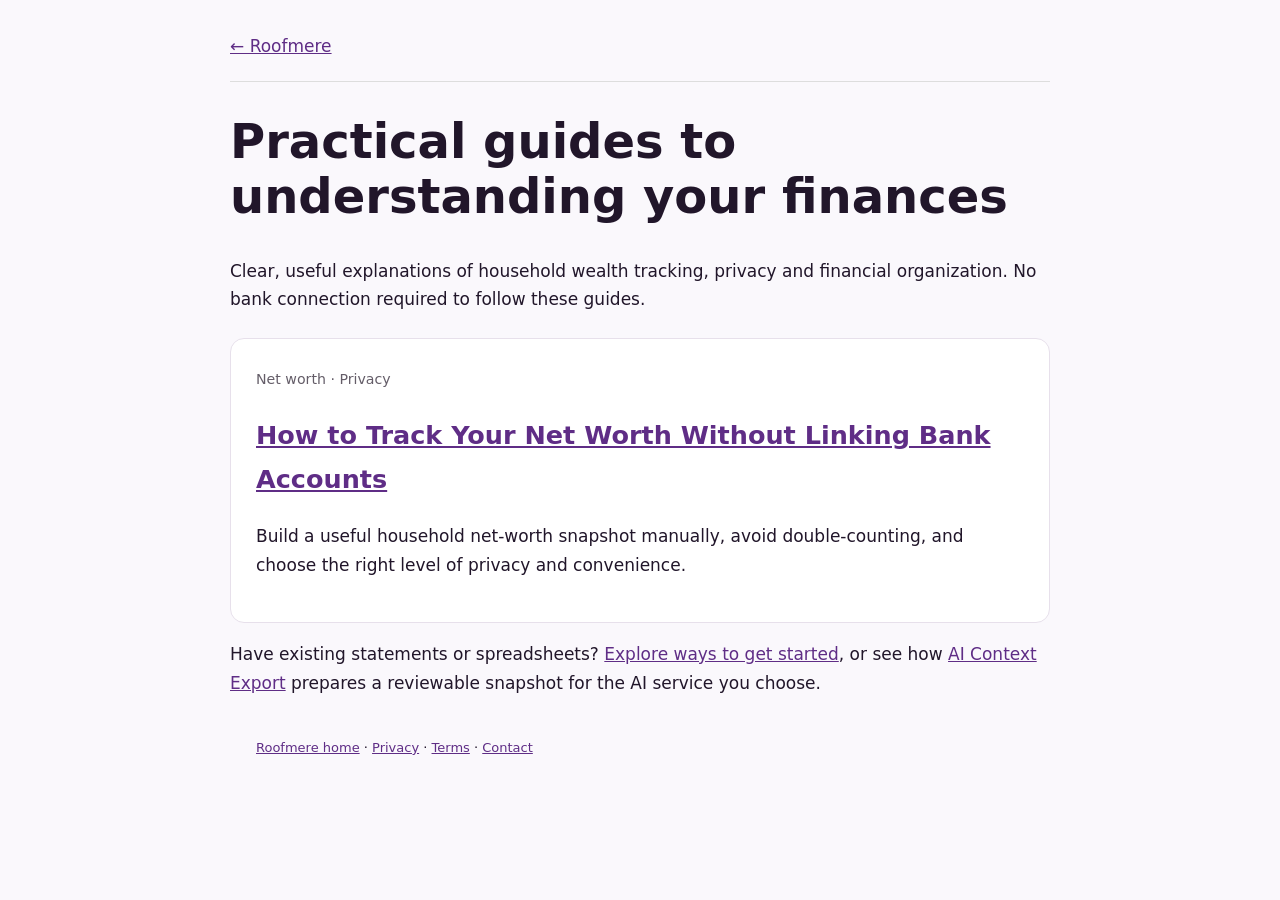
<file: guides/index.html>
<!doctype html><html lang="en"><head><meta charset="utf-8"><meta name="viewport" content="width=device-width,initial-scale=1"><title>Personal Finance Guides | Roofmere</title><meta name="description" content="Practical guides to tracking household net worth, assets and debts without linking bank accounts."><style>body{font:17px/1.7 system-ui,sans-serif;max-width:820px;margin:auto;padding:32px 20px;color:#21162a;background:#faf8fc}a{color:#5f2d86}header{border-bottom:1px solid #ddd;padding-bottom:20px}h1{font-size:clamp(32px,5vw,48px);line-height:1.15}article{background:#fff;padding:25px;border:1px solid #e7e0eb;border-radius:14px;margin-top:24px}small{color:#645d68}</style><link rel="canonical" href="https://roofmere.com/guides/"><meta property="og:type" content="website"><meta property="og:url" content="https://roofmere.com/guides/"><meta property="og:site_name" content="Roofmere"><meta property="og:title" content="Personal Finance Guides | Roofmere"><meta property="og:description" content="Practical guides to tracking household net worth, assets and debts without linking bank accounts."><meta property="og:image" content="https://roofmere.com/assets/app-dashboard.jpg"><meta property="og:image:alt" content="Roofmere household finance organizer"><meta name="twitter:card" content="summary_large_image"><meta name="twitter:title" content="Personal Finance Guides | Roofmere"><meta name="twitter:description" content="Practical guides to tracking household net worth, assets and debts without linking bank accounts."><meta name="twitter:image" content="https://roofmere.com/assets/app-dashboard.jpg"><meta name="twitter:image:alt" content="Roofmere household finance organizer"></head><body><header><a href="/">← Roofmere</a></header><main><h1>Practical guides to understanding your finances</h1><p>Clear, useful explanations of household wealth tracking, privacy and financial organization. No bank connection required to follow these guides.</p><article><small>Net worth · Privacy</small><h2><a href="track-net-worth-without-bank-connections/">How to Track Your Net Worth Without Linking Bank Accounts</a></h2><p>Build a useful household net-worth snapshot manually, avoid double-counting, and choose the right level of privacy and convenience.</p></article><p>Have existing statements or spreadsheets? <a href="/get-started.html">Explore ways to get started</a>, or see how <a href="/ai-export.html">AI Context Export</a> prepares a reviewable snapshot for the AI service you choose.</p></main><footer style="max-width:1050px;margin:auto;padding:22px 26px;font-size:13px"><a href="/">Roofmere home</a> · <a href="/privacy.html">Privacy</a> · <a href="/terms.html">Terms</a> · <a href="/contact.html">Contact</a></footer><!-- Cloudflare Web Analytics --><script type='module' src='https://static.cloudflareinsights.com/beacon.min.js' data-cf-beacon='{"token": "08fdf033628f48eb85ee968623ce784d"}'></script><!-- End Cloudflare Web Analytics --></body></html>
</file>
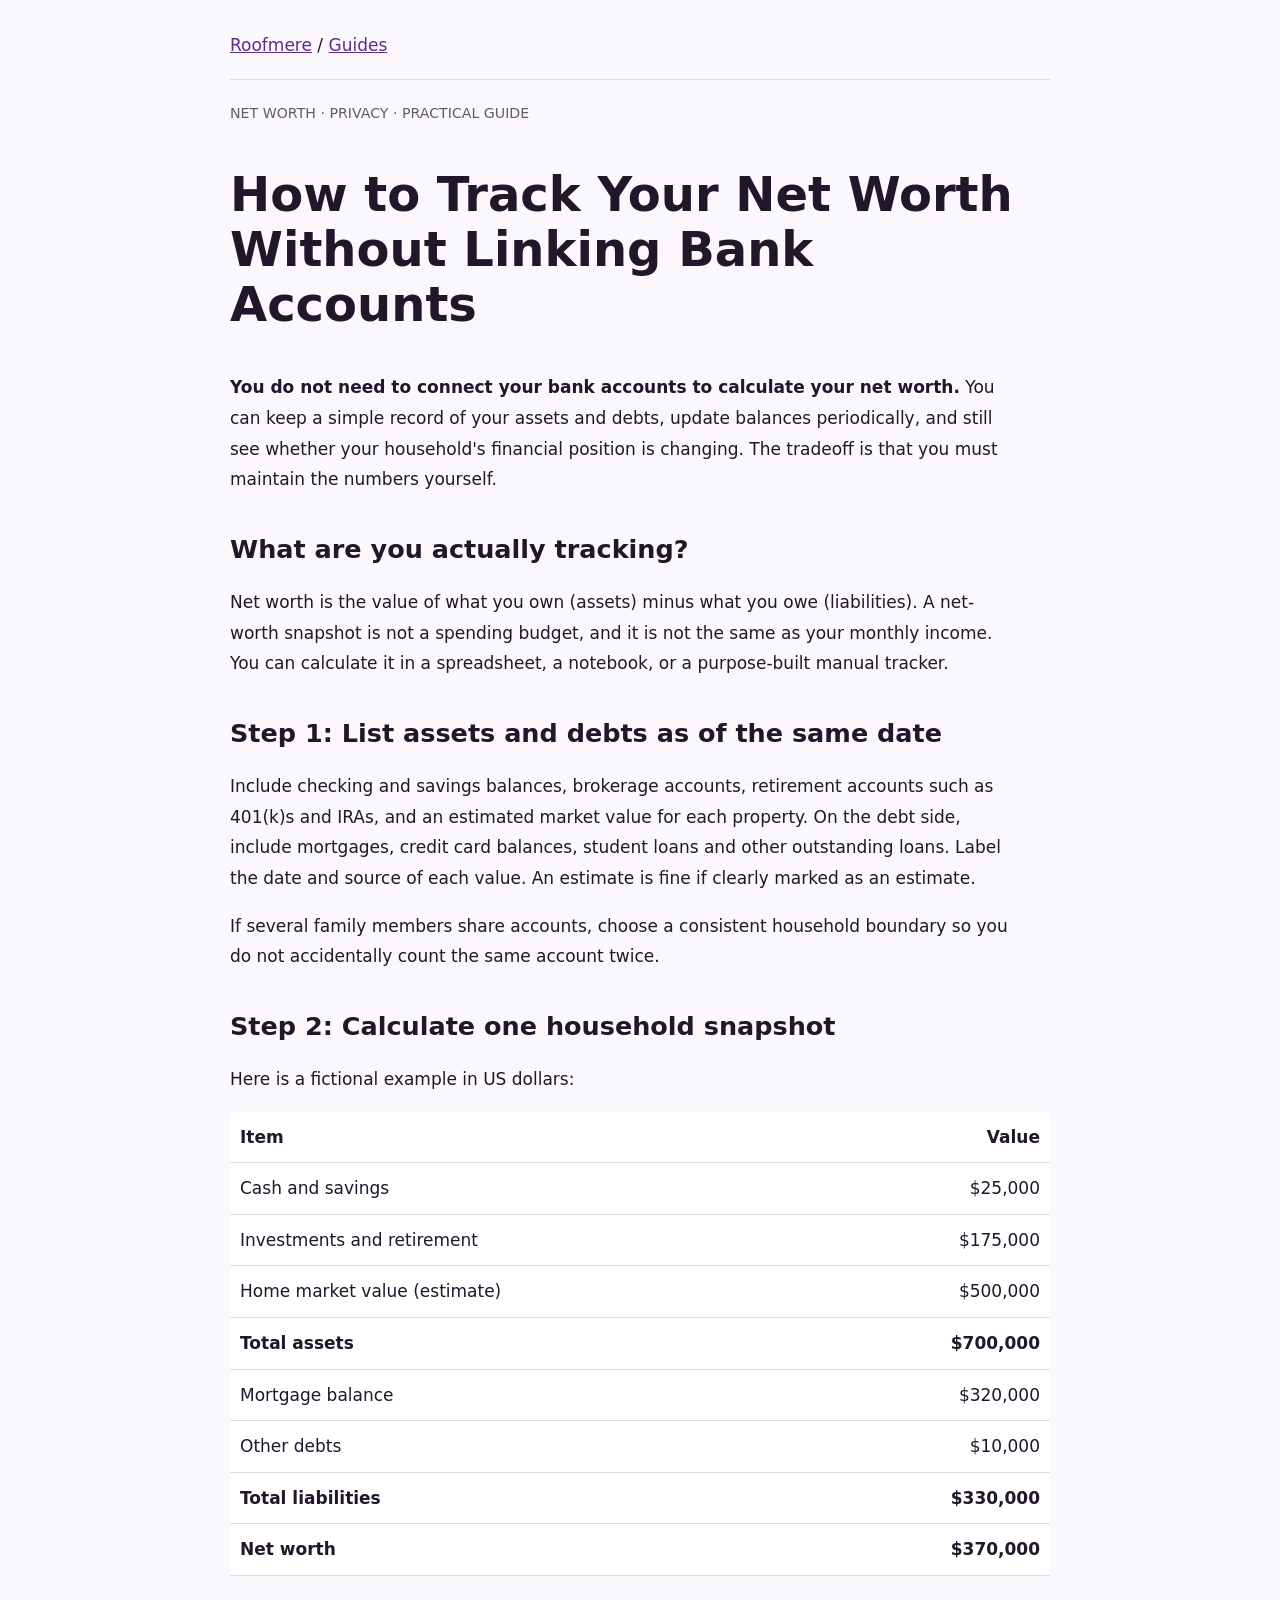
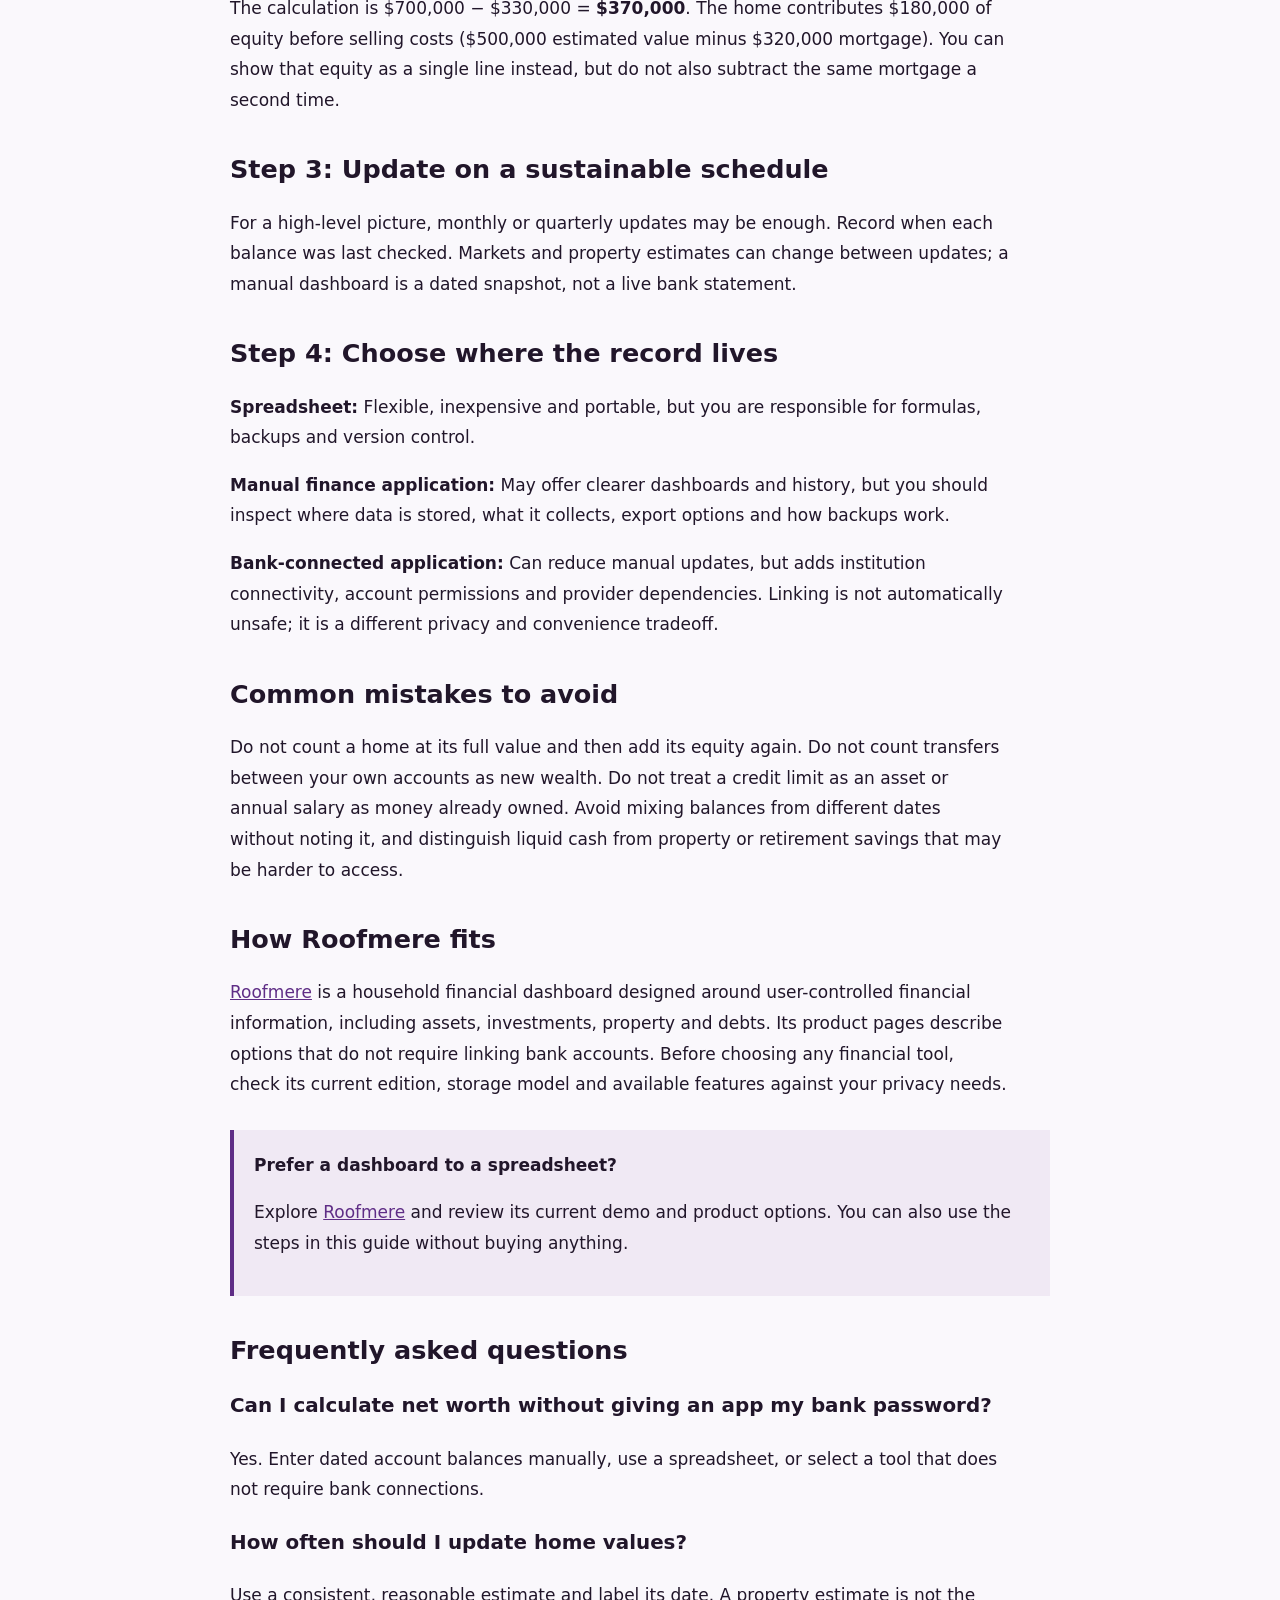
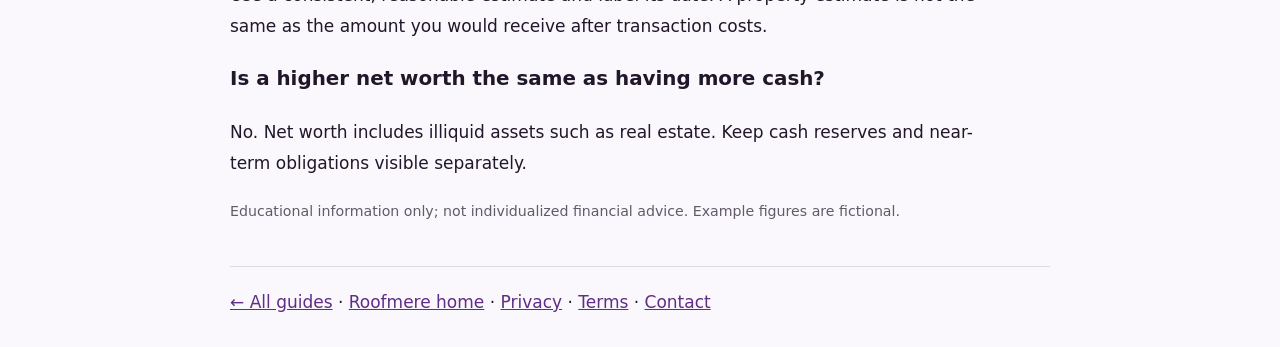
<file: guides/track-net-worth-without-bank-connections/index.html>
<!doctype html><html lang="en"><head><meta charset="utf-8"><meta name="viewport" content="width=device-width,initial-scale=1"><title>Track Net Worth Without Linking Bank Accounts | Roofmere</title><meta name="description" content="Learn to track household net worth manually without connecting bank accounts. Includes a worked example, common mistakes and practical privacy tradeoffs."><style>body{font:17px/1.8 system-ui,sans-serif;max-width:820px;margin:auto;padding:30px 20px;color:#21162a;background:#faf8fc}a{color:#5f2d86}header{border-bottom:1px solid #ddd;padding-bottom:18px}h1{font-size:clamp(34px,5vw,48px);line-height:1.15}h2{margin-top:38px;line-height:1.3}p,li{max-width:72ch}table{width:100%;border-collapse:collapse;background:white}td,th{padding:10px;border-bottom:1px solid #ddd;text-align:left}td:last-child,th:last-child{text-align:right}aside{padding:20px;border-left:4px solid #5f2d86;background:#f0e9f4;margin:30px 0}small{color:#625a68}footer{border-top:1px solid #ddd;margin-top:40px;padding-top:20px}</style><link rel="canonical" href="https://roofmere.com/guides/track-net-worth-without-bank-connections/"><meta property="og:type" content="article"><meta property="og:url" content="https://roofmere.com/guides/track-net-worth-without-bank-connections/"><meta property="og:site_name" content="Roofmere"><meta property="og:title" content="Track Net Worth Without Linking Bank Accounts | Roofmere"><meta property="og:description" content="Learn to track household net worth manually without connecting bank accounts. Includes a worked example, common mistakes and practical privacy tradeoffs."><meta property="og:image" content="https://roofmere.com/assets/app-dashboard.jpg"><meta property="og:image:alt" content="Roofmere household finance organizer"><meta name="twitter:card" content="summary_large_image"><meta name="twitter:title" content="Track Net Worth Without Linking Bank Accounts | Roofmere"><meta name="twitter:description" content="Learn to track household net worth manually without connecting bank accounts. Includes a worked example, common mistakes and practical privacy tradeoffs."><meta name="twitter:image" content="https://roofmere.com/assets/app-dashboard.jpg"><meta name="twitter:image:alt" content="Roofmere household finance organizer"></head><body><header><a href="/">Roofmere</a> / <a href="/guides/">Guides</a></header><main><article><p><small>NET WORTH · PRIVACY · PRACTICAL GUIDE</small></p><h1>How to Track Your Net Worth Without Linking Bank Accounts</h1><p><strong>You do not need to connect your bank accounts to calculate your net worth.</strong> You can keep a simple record of your assets and debts, update balances periodically, and still see whether your household's financial position is changing. The tradeoff is that you must maintain the numbers yourself.</p><h2>What are you actually tracking?</h2><p>Net worth is the value of what you own (assets) minus what you owe (liabilities). A net-worth snapshot is not a spending budget, and it is not the same as your monthly income. You can calculate it in a spreadsheet, a notebook, or a purpose-built manual tracker.</p><h2>Step 1: List assets and debts as of the same date</h2><p>Include checking and savings balances, brokerage accounts, retirement accounts such as 401(k)s and IRAs, and an estimated market value for each property. On the debt side, include mortgages, credit card balances, student loans and other outstanding loans. Label the date and source of each value. An estimate is fine if clearly marked as an estimate.</p><p>If several family members share accounts, choose a consistent household boundary so you do not accidentally count the same account twice.</p><h2>Step 2: Calculate one household snapshot</h2><p>Here is a fictional example in US dollars:</p><table><thead><tr><th>Item</th><th>Value</th></tr></thead><tbody><tr><td>Cash and savings</td><td>$25,000</td></tr><tr><td>Investments and retirement</td><td>$175,000</td></tr><tr><td>Home market value (estimate)</td><td>$500,000</td></tr><tr><td><strong>Total assets</strong></td><td><strong>$700,000</strong></td></tr><tr><td>Mortgage balance</td><td>$320,000</td></tr><tr><td>Other debts</td><td>$10,000</td></tr><tr><td><strong>Total liabilities</strong></td><td><strong>$330,000</strong></td></tr><tr><td><strong>Net worth</strong></td><td><strong>$370,000</strong></td></tr></tbody></table><p>The calculation is $700,000 − $330,000 = <strong>$370,000</strong>. The home contributes $180,000 of equity before selling costs ($500,000 estimated value minus $320,000 mortgage). You can show that equity as a single line instead, but do not also subtract the same mortgage a second time.</p><h2>Step 3: Update on a sustainable schedule</h2><p>For a high-level picture, monthly or quarterly updates may be enough. Record when each balance was last checked. Markets and property estimates can change between updates; a manual dashboard is a dated snapshot, not a live bank statement.</p><h2>Step 4: Choose where the record lives</h2><p><strong>Spreadsheet:</strong> Flexible, inexpensive and portable, but you are responsible for formulas, backups and version control.</p><p><strong>Manual finance application:</strong> May offer clearer dashboards and history, but you should inspect where data is stored, what it collects, export options and how backups work.</p><p><strong>Bank-connected application:</strong> Can reduce manual updates, but adds institution connectivity, account permissions and provider dependencies. Linking is not automatically unsafe; it is a different privacy and convenience tradeoff.</p><h2>Common mistakes to avoid</h2><p>Do not count a home at its full value and then add its equity again. Do not count transfers between your own accounts as new wealth. Do not treat a credit limit as an asset or annual salary as money already owned. Avoid mixing balances from different dates without noting it, and distinguish liquid cash from property or retirement savings that may be harder to access.</p><h2>How Roofmere fits</h2><p><a href="/">Roofmere</a> is a household financial dashboard designed around user-controlled financial information, including assets, investments, property and debts. Its product pages describe options that do not require linking bank accounts. Before choosing any financial tool, check its current edition, storage model and available features against your privacy needs.</p><aside><strong>Prefer a dashboard to a spreadsheet?</strong><p>Explore <a href="/">Roofmere</a> and review its current demo and product options. You can also use the steps in this guide without buying anything.</p></aside><h2>Frequently asked questions</h2><h3>Can I calculate net worth without giving an app my bank password?</h3><p>Yes. Enter dated account balances manually, use a spreadsheet, or select a tool that does not require bank connections.</p><h3>How often should I update home values?</h3><p>Use a consistent, reasonable estimate and label its date. A property estimate is not the same as the amount you would receive after transaction costs.</p><h3>Is a higher net worth the same as having more cash?</h3><p>No. Net worth includes illiquid assets such as real estate. Keep cash reserves and near-term obligations visible separately.</p><p><small>Educational information only; not individualized financial advice. Example figures are fictional.</small></p></article></main><footer><a href="/guides/">← All guides</a> · <a href="/">Roofmere home</a> · <a href="/privacy.html">Privacy</a> · <a href="/terms.html">Terms</a> · <a href="/contact.html">Contact</a></footer><!-- Cloudflare Web Analytics --><script type='module' src='https://static.cloudflareinsights.com/beacon.min.js' data-cf-beacon='{"token": "08fdf033628f48eb85ee968623ce784d"}'></script><!-- End Cloudflare Web Analytics --></body></html>
</file>
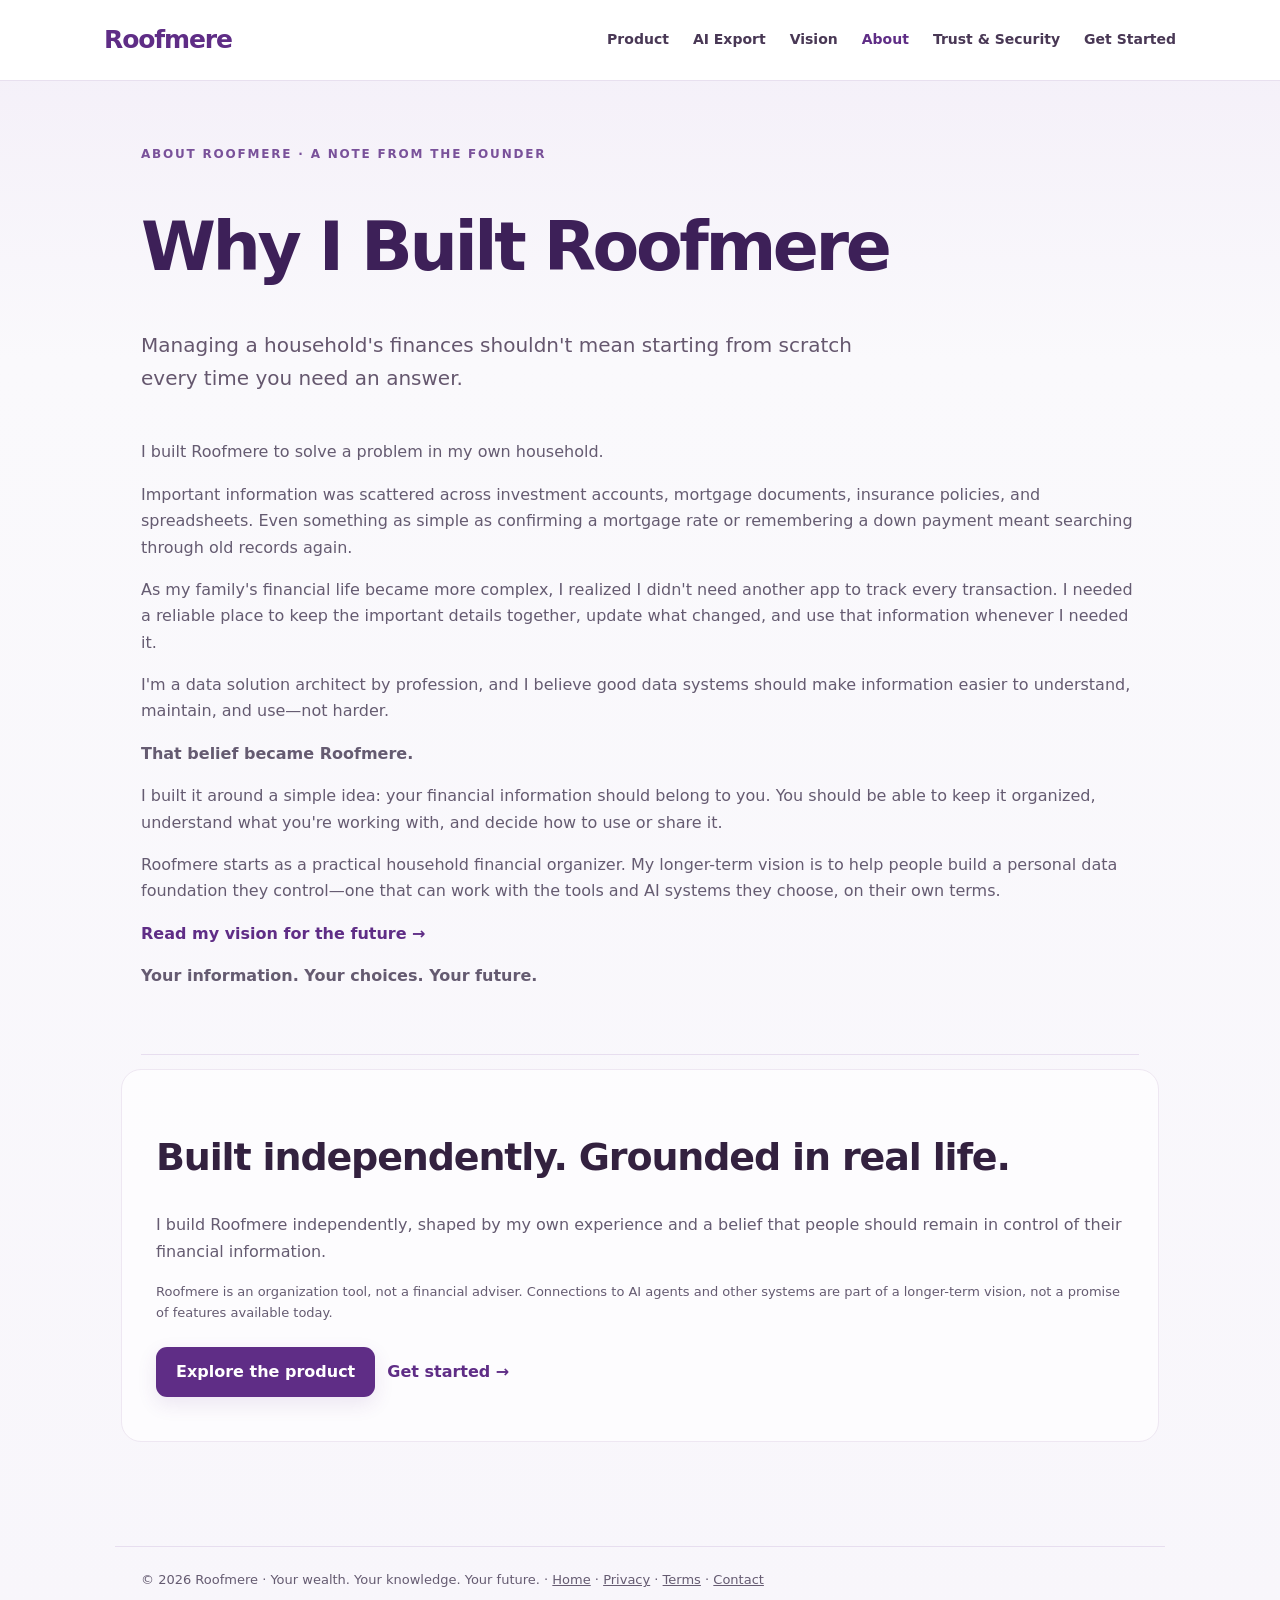
<file: about.html>
<!doctype html><html lang="en"><head><meta charset="utf-8"><meta name="viewport" content="width=device-width,initial-scale=1"><title>Why I Built Roofmere — About Roofmere</title><meta name="description" content="The personal story behind Roofmere, an independently built household financial organizer focused on clarity, privacy, and control."><style>:root{--bg:#f7f4fa;--ink:#251b30;--muted:#655b70;--line:#e5ddeb}*{box-sizing:border-box}body{margin:0;background:var(--bg);color:var(--ink);font:16px/1.65 system-ui,-apple-system,sans-serif}a{color:inherit}header{border-bottom:1px solid var(--line);background:#fff}nav,main,footer{max-width:1050px;margin:auto;padding:22px 26px}nav{display:flex;align-items:center;gap:24px;flex-wrap:wrap}nav a{text-decoration:none;font-size:14px}.brand{font-size:23px;font-weight:750;margin-right:auto}main{padding-top:75px;padding-bottom:90px}.eyebrow{font-size:12px;letter-spacing:.15em;text-transform:uppercase;color:#74518f;font-weight:700}h1{font-size:clamp(38px,6vw,68px);line-height:1.08;letter-spacing:-.05em;max-width:850px}h2{font-size:clamp(26px,3vw,38px);line-height:1.2;letter-spacing:-.03em}p.lead{font-size:20px;max-width:760px;color:var(--muted)}section{padding:48px 0;border-bottom:1px solid var(--line)}.cards{display:grid;grid-template-columns:repeat(auto-fit,minmax(220px,1fr));gap:18px}.card{background:#fff;border:1px solid var(--line);padding:25px;border-radius:14px}.card h3{margin-top:0}.card p,section p{color:var(--muted)}.cta{display:inline-block;background:#5f2d86;color:white;padding:12px 20px;border-radius:9px;text-decoration:none;font-weight:650;margin:10px 12px 10px 0}.secondary{background:transparent;color:var(--ink);border:1px solid #bca9cf}.note{font-size:13px;color:var(--muted)}footer{border-top:1px solid var(--line);font-size:13px;color:var(--muted)}@media(max-width:600px){main{padding-top:42px}nav{gap:13px}nav a{font-size:13px}h1{font-size:40px}}
/* Roofmere shared visual identity: restrained purple, layered surfaces, clear hierarchy. */
:root{--bg:#f8f6fb;--ink:#261d32;--muted:#655b71;--line:#e7deef;--purple:#5f2d86;--purple-deep:#3d2058;--soft:#f0eaf6}
body{background:linear-gradient(180deg,#f3eef8 0,#faf9fc 360px,#f8f6fb 100%);color:var(--ink)}
header{background:rgba(255,255,255,.96);border-bottom:1px solid #e8deef;position:sticky;top:0;z-index:20;box-shadow:0 3px 16px #30133b08}
nav .brand{color:var(--purple);font-weight:850;letter-spacing:-.045em}nav a:not(.brand){font-weight:650;color:#4c3b59}nav a:hover{color:var(--purple)}
main{padding-top:64px}main>.eyebrow{color:#79519a;font-weight:800}h1{color:var(--purple-deep);max-width:850px}h2{color:#33213f}p.lead{color:#65576e}
section{border-bottom:1px solid #e7deef}section:nth-of-type(even){background:#ffffffb5;border:1px solid #eee7f2;border-radius:20px;padding:34px;margin:14px -20px}
.card{background:#fff;border-color:#e7deef;border-radius:18px;box-shadow:0 10px 30px #3e22570b}
.cta{background:var(--purple);border-radius:11px;box-shadow:0 7px 20px #5f2d861c}.cta:hover{background:#4a226c}.cta.secondary{background:#fff;color:var(--purple);border-color:#d8c7e6;box-shadow:none}
footer{border-color:#e7deef}a:focus-visible{outline:3px solid #9a70ba;outline-offset:3px}
@media(max-width:650px){main{padding-top:40px}section:nth-of-type(even){margin:12px -10px;padding:25px 16px}nav{gap:12px}nav a{font-size:13px}}


/* Subpage mobile refinement — intentionally does not touch the homepage. */
@media(max-width:700px){
  main{padding-top:40px}
 main>.eyebrow{font-size:11px;line-height:1.5;letter-spacing:.12em;margin-bottom:18px}
 main>h1{font-family:system-ui,-apple-system,BlinkMacSystemFont,"Segoe UI",sans-serif;font-size:clamp(34px,8.7vw,41px);font-weight:700;line-height:1.15;letter-spacing:-.042em;color:#351b4d;margin:0 0 24px}
 main>p.lead{font-size:17px;line-height:1.62;margin:0 0 27px;max-width:600px}
 main>.cta{display:block;width:100%;max-width:480px;text-align:center;padding:15px 18px;margin:0 0 12px;border-radius:11px;box-shadow:none}
 main>.cta.secondary{margin-bottom:26px}
 section{padding-top:36px;padding-bottom:36px}
}
main>p.lead+section{padding-top:8px}</style><link rel="stylesheet" href="assets/site-header.css"><link rel="canonical" href="https://roofmere.com/about.html"><meta property="og:type" content="website"><meta property="og:url" content="https://roofmere.com/about.html"><meta property="og:site_name" content="Roofmere"><meta property="og:title" content="Why I Built Roofmere — About Roofmere"><meta property="og:description" content="The personal story behind Roofmere, an independently built household financial organizer focused on clarity, privacy, and control."><meta property="og:image" content="https://roofmere.com/assets/app-dashboard.jpg"><meta property="og:image:alt" content="Roofmere household finance organizer"><meta name="twitter:card" content="summary_large_image"><meta name="twitter:title" content="Why I Built Roofmere — About Roofmere"><meta name="twitter:description" content="The personal story behind Roofmere, an independently built household financial organizer focused on clarity, privacy, and control."><meta name="twitter:image" content="https://roofmere.com/assets/app-dashboard.jpg"><meta name="twitter:image:alt" content="Roofmere household finance organizer"></head><body><header id="site-header"><nav class="site-nav" aria-label="Main navigation"><a class="site-brand" href="index.html">Roofmere</a><div class="site-links"><a href="product.html">Product</a><a href="ai-export.html">AI Export</a><a href="vision.html">Vision</a><a href="about.html" aria-current="page">About</a><a href="trust.html">Trust &amp; Security</a><a href="get-started.html">Get Started</a></div></nav></header><main><div class="eyebrow">About Roofmere · A note from the founder</div><h1>Why I Built Roofmere</h1><p class="lead">Managing a household's finances shouldn't mean starting from scratch every time you need an answer.</p><section><p>I built Roofmere to solve a problem in my own household.</p><p>Important information was scattered across investment accounts, mortgage documents, insurance policies, and spreadsheets. Even something as simple as confirming a mortgage rate or remembering a down payment meant searching through old records again.</p><p>As my family's financial life became more complex, I realized I didn't need another app to track every transaction. I needed a reliable place to keep the important details together, update what changed, and use that information whenever I needed it.</p><p>I'm a data solution architect by profession, and I believe good data systems should make information easier to understand, maintain, and use—not harder.</p><p><strong>That belief became Roofmere.</strong></p><p>I built it around a simple idea: your financial information should belong to you. You should be able to keep it organized, understand what you're working with, and decide how to use or share it.</p><p>Roofmere starts as a practical household financial organizer. My longer-term vision is to help people build a personal data foundation they control—one that can work with the tools and AI systems they choose, on their own terms.</p><p><a href="vision.html" style="color:var(--purple);font-weight:700;text-decoration:none">Read my vision for the future →</a></p><p><strong>Your information. Your choices. Your future.</strong></p></section><section><h2>Built independently. Grounded in real life.</h2><p>I build Roofmere independently, shaped by my own experience and a belief that people should remain in control of their financial information.</p><p class="note">Roofmere is an organization tool, not a financial adviser. Connections to AI agents and other systems are part of a longer-term vision, not a promise of features available today.</p><a class="cta" href="product.html">Explore the product</a><a href="get-started.html" style="display:inline-block;margin:10px 0;color:var(--purple);font-weight:700;text-decoration:none">Get started →</a></section></main><footer>© 2026 Roofmere · Your wealth. Your knowledge. Your future. · <a href="index.html">Home</a> · <a href="privacy.html">Privacy</a> · <a href="terms.html">Terms</a> · <a href="contact.html">Contact</a></footer><script src="assets/site-header.js?v=trust-nav-20261030" defer></script></body></html>
</file>
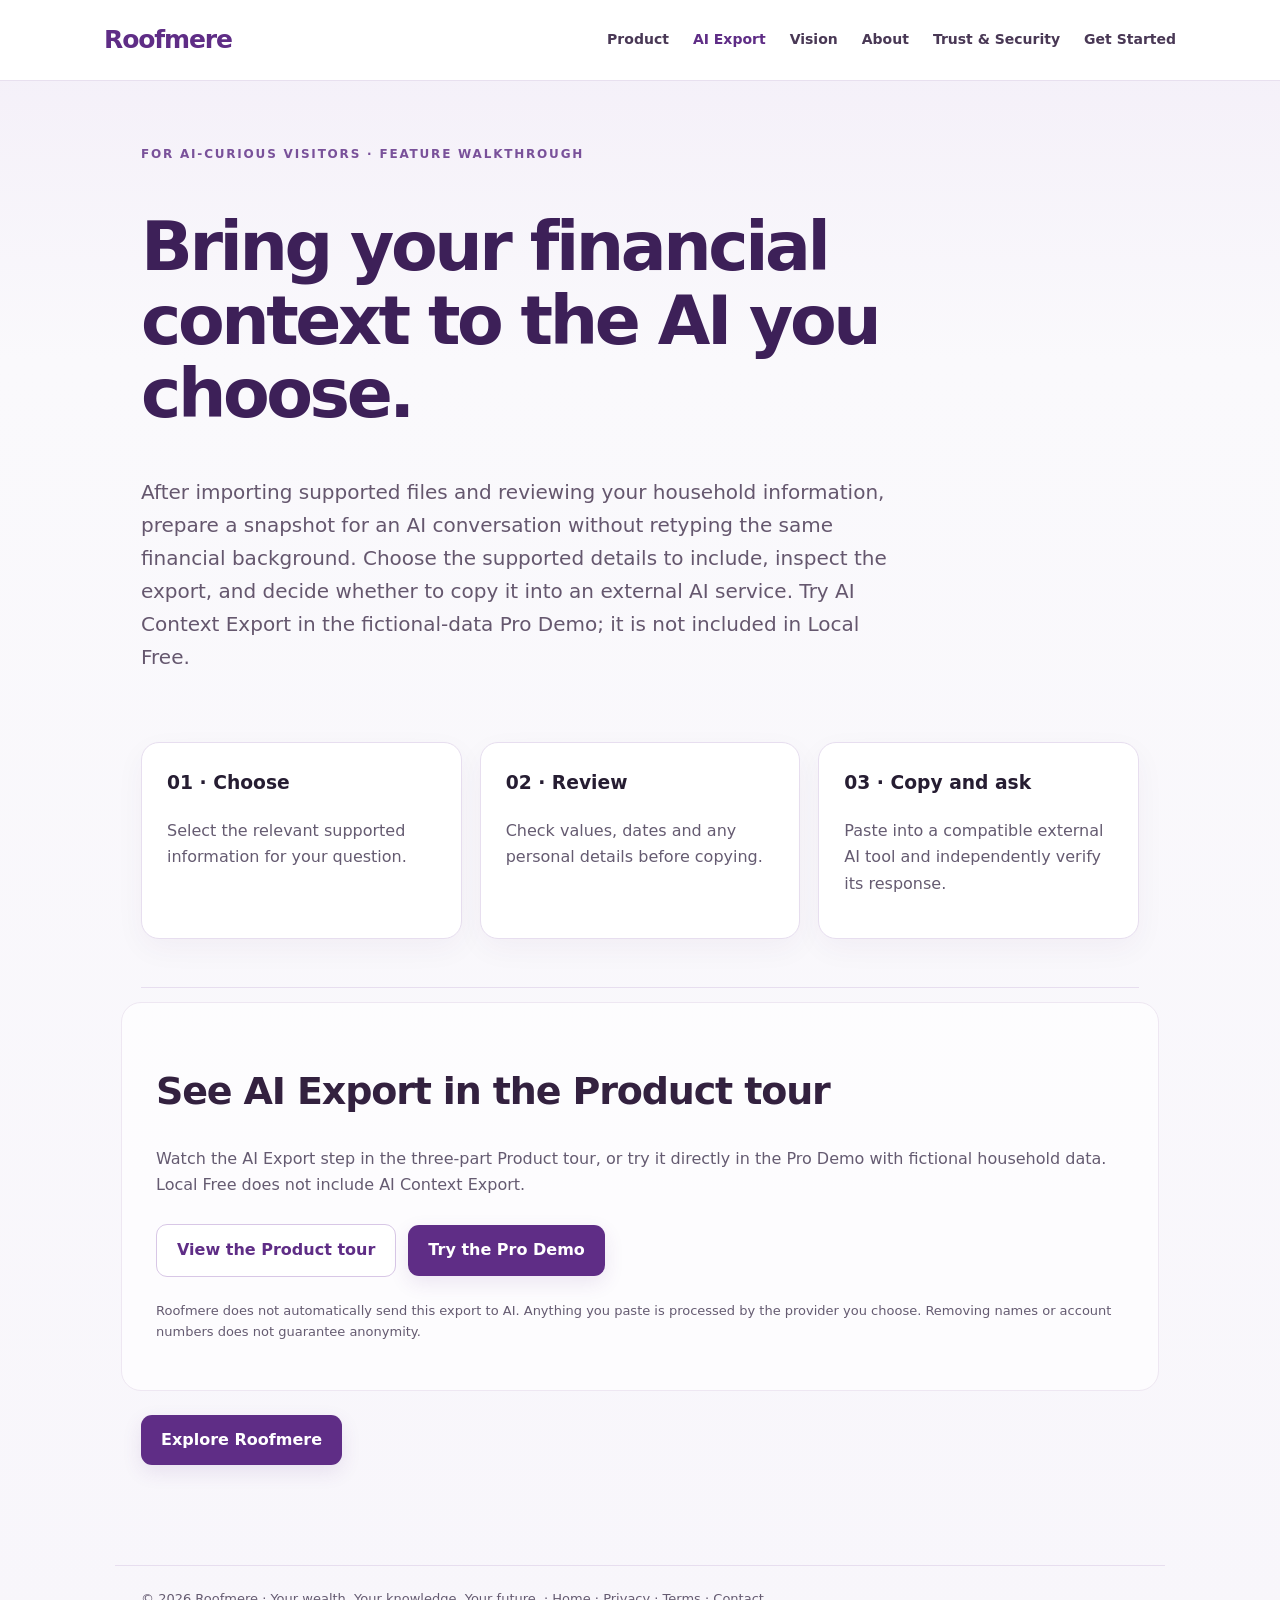
<file: ai-export.html>
<!doctype html><html lang="en"><head><meta charset="utf-8"><meta name="viewport" content="width=device-width,initial-scale=1"><title>AI Context Export — Roofmere</title><meta name="description" content="Import and review your household finances, then prepare a user-controlled snapshot for the external AI service you choose."><style>:root{--bg:#f7f4fa;--ink:#251b30;--muted:#655b70;--line:#e5ddeb}*{box-sizing:border-box}body{margin:0;background:var(--bg);color:var(--ink);font:16px/1.65 system-ui,-apple-system,sans-serif}a{color:inherit}header{border-bottom:1px solid var(--line);background:#fff}nav,main,footer{max-width:1050px;margin:auto;padding:22px 26px}nav{display:flex;align-items:center;gap:24px;flex-wrap:wrap}nav a{text-decoration:none;font-size:14px}.brand{font-size:23px;font-weight:750;margin-right:auto}main{padding-top:75px;padding-bottom:90px}.eyebrow{font-size:12px;letter-spacing:.15em;text-transform:uppercase;color:#74518f;font-weight:700}h1{font-size:clamp(38px,6vw,68px);line-height:1.08;letter-spacing:-.05em;max-width:850px}h2{font-size:clamp(26px,3vw,38px);line-height:1.2;letter-spacing:-.03em}p.lead{font-size:20px;max-width:760px;color:var(--muted)}section{padding:48px 0;border-bottom:1px solid var(--line)}.cards{display:grid;grid-template-columns:repeat(auto-fit,minmax(220px,1fr));gap:18px}.card{background:#fff;border:1px solid var(--line);padding:25px;border-radius:14px}.card h3{margin-top:0}.card p,section p{color:var(--muted)}.cta{display:inline-block;background:#5f2d86;color:white;padding:12px 20px;border-radius:9px;text-decoration:none;font-weight:650;margin:10px 12px 10px 0}.secondary{background:transparent;color:var(--ink);border:1px solid #bca9cf}.note{font-size:13px;color:var(--muted)}footer{border-top:1px solid var(--line);font-size:13px;color:var(--muted)}@media(max-width:600px){main{padding-top:42px}nav{gap:13px}nav a{font-size:13px}h1{font-size:40px}}
/* Roofmere shared visual identity: restrained purple, layered surfaces, clear hierarchy. */
:root{--bg:#f8f6fb;--ink:#261d32;--muted:#655b71;--line:#e7deef;--purple:#5f2d86;--purple-deep:#3d2058;--soft:#f0eaf6}
body{background:linear-gradient(180deg,#f3eef8 0,#faf9fc 360px,#f8f6fb 100%);color:var(--ink)}
header{background:rgba(255,255,255,.96);border-bottom:1px solid #e8deef;position:sticky;top:0;z-index:20;box-shadow:0 3px 16px #30133b08}
nav .brand{color:var(--purple);font-weight:850;letter-spacing:-.045em}nav a:not(.brand){font-weight:650;color:#4c3b59}nav a:hover{color:var(--purple)}
main{padding-top:64px}main>.eyebrow{color:#79519a;font-weight:800}h1{color:var(--purple-deep);max-width:850px}h2{color:#33213f}p.lead{color:#65576e}
section{border-bottom:1px solid #e7deef}section:nth-of-type(even){background:#ffffffb5;border:1px solid #eee7f2;border-radius:20px;padding:34px;margin:14px -20px}
.card{background:#fff;border-color:#e7deef;border-radius:18px;box-shadow:0 10px 30px #3e22570b}
.cta{background:var(--purple);border-radius:11px;box-shadow:0 7px 20px #5f2d861c}.cta:hover{background:#4a226c}.cta.secondary{background:#fff;color:var(--purple);border-color:#d8c7e6;box-shadow:none}
footer{border-color:#e7deef}a:focus-visible{outline:3px solid #9a70ba;outline-offset:3px}
@media(max-width:650px){main{padding-top:40px}section:nth-of-type(even){margin:12px -10px;padding:25px 16px}nav{gap:12px}nav a{font-size:13px}}


/* Subpage mobile refinement — intentionally does not touch the homepage. */
@media(max-width:700px){
  main{padding-top:40px}
 main>.eyebrow{font-size:11px;line-height:1.5;letter-spacing:.12em;margin-bottom:18px}
 main>h1{font-family:system-ui,-apple-system,BlinkMacSystemFont,"Segoe UI",sans-serif;font-size:clamp(34px,8.7vw,41px);font-weight:700;line-height:1.15;letter-spacing:-.042em;color:#351b4d;margin:0 0 24px}
 main>p.lead{font-size:17px;line-height:1.62;margin:0 0 27px;max-width:600px}
 main>.cta{display:block;width:100%;max-width:480px;text-align:center;padding:15px 18px;margin:0 0 12px;border-radius:11px;box-shadow:none}
 main>.cta.secondary{margin-bottom:26px}
 section{padding-top:36px;padding-bottom:36px}
}
</style><link rel="stylesheet" href="assets/site-header.css"><link rel="canonical" href="https://roofmere.com/ai-export.html"><meta property="og:type" content="website"><meta property="og:url" content="https://roofmere.com/ai-export.html"><meta property="og:site_name" content="Roofmere"><meta property="og:title" content="AI Context Export — Roofmere"><meta property="og:description" content="Import and review your household finances, then prepare a user-controlled snapshot for the external AI service you choose."><meta property="og:image" content="https://roofmere.com/assets/app-dashboard.jpg"><meta property="og:image:alt" content="Roofmere household finance organizer"><meta name="twitter:card" content="summary_large_image"><meta name="twitter:title" content="AI Context Export — Roofmere"><meta name="twitter:description" content="Import and review your household finances, then prepare a user-controlled snapshot for the external AI service you choose."><meta name="twitter:image" content="https://roofmere.com/assets/app-dashboard.jpg"><meta name="twitter:image:alt" content="Roofmere household finance organizer"></head><body><header id="site-header"><nav class="site-nav" aria-label="Main navigation"><a class="site-brand" href="index.html">Roofmere</a><div class="site-links"><a href="product.html">Product</a><a href="ai-export.html" aria-current="page">AI Export</a><a href="vision.html">Vision</a><a href="about.html">About</a><a href="trust.html">Trust &amp; Security</a><a href="get-started.html">Get Started</a></div></nav></header><main><div class="eyebrow">For AI-curious visitors · Feature walkthrough</div><h1>Bring your financial context to the AI you choose.</h1><p class="lead">After importing supported files and reviewing your household information, prepare a snapshot for an AI conversation without retyping the same financial background. Choose the supported details to include, inspect the export, and decide whether to copy it into an external AI service. Try AI Context Export in the fictional-data Pro Demo; it is not included in Local Free.</p><section><div class="cards"><article class="card"><h3>01 · Choose</h3><p>Select the relevant supported information for your question.</p></article><article class="card"><h3>02 · Review</h3><p>Check values, dates and any personal details before copying.</p></article><article class="card"><h3>03 · Copy and ask</h3><p>Paste into a compatible external AI tool and independently verify its response.</p></article></div></section><section><h2>See AI Export in the Product tour</h2><p>Watch the AI Export step in the three-part Product tour, or try it directly in the Pro Demo with fictional household data. Local Free does not include AI Context Export.</p><a class="cta secondary" href="product.html#ai-export">View the Product tour</a><a class="cta" href="https://roofmere.netlify.app/?sample">Try the Pro Demo</a><p class="note">Roofmere does not automatically send this export to AI. Anything you paste is processed by the provider you choose. Removing names or account numbers does not guarantee anonymity.</p></section><a class="cta" href="product.html">Explore Roofmere</a></main><footer>© 2026 Roofmere · Your wealth. Your knowledge. Your future. · <a href="index.html">Home</a> · <a href="privacy.html">Privacy</a> · <a href="terms.html">Terms</a> · <a href="contact.html">Contact</a></footer><script src="assets/site-header.js?v=trust-nav-20261030" defer></script></body></html>
</file>
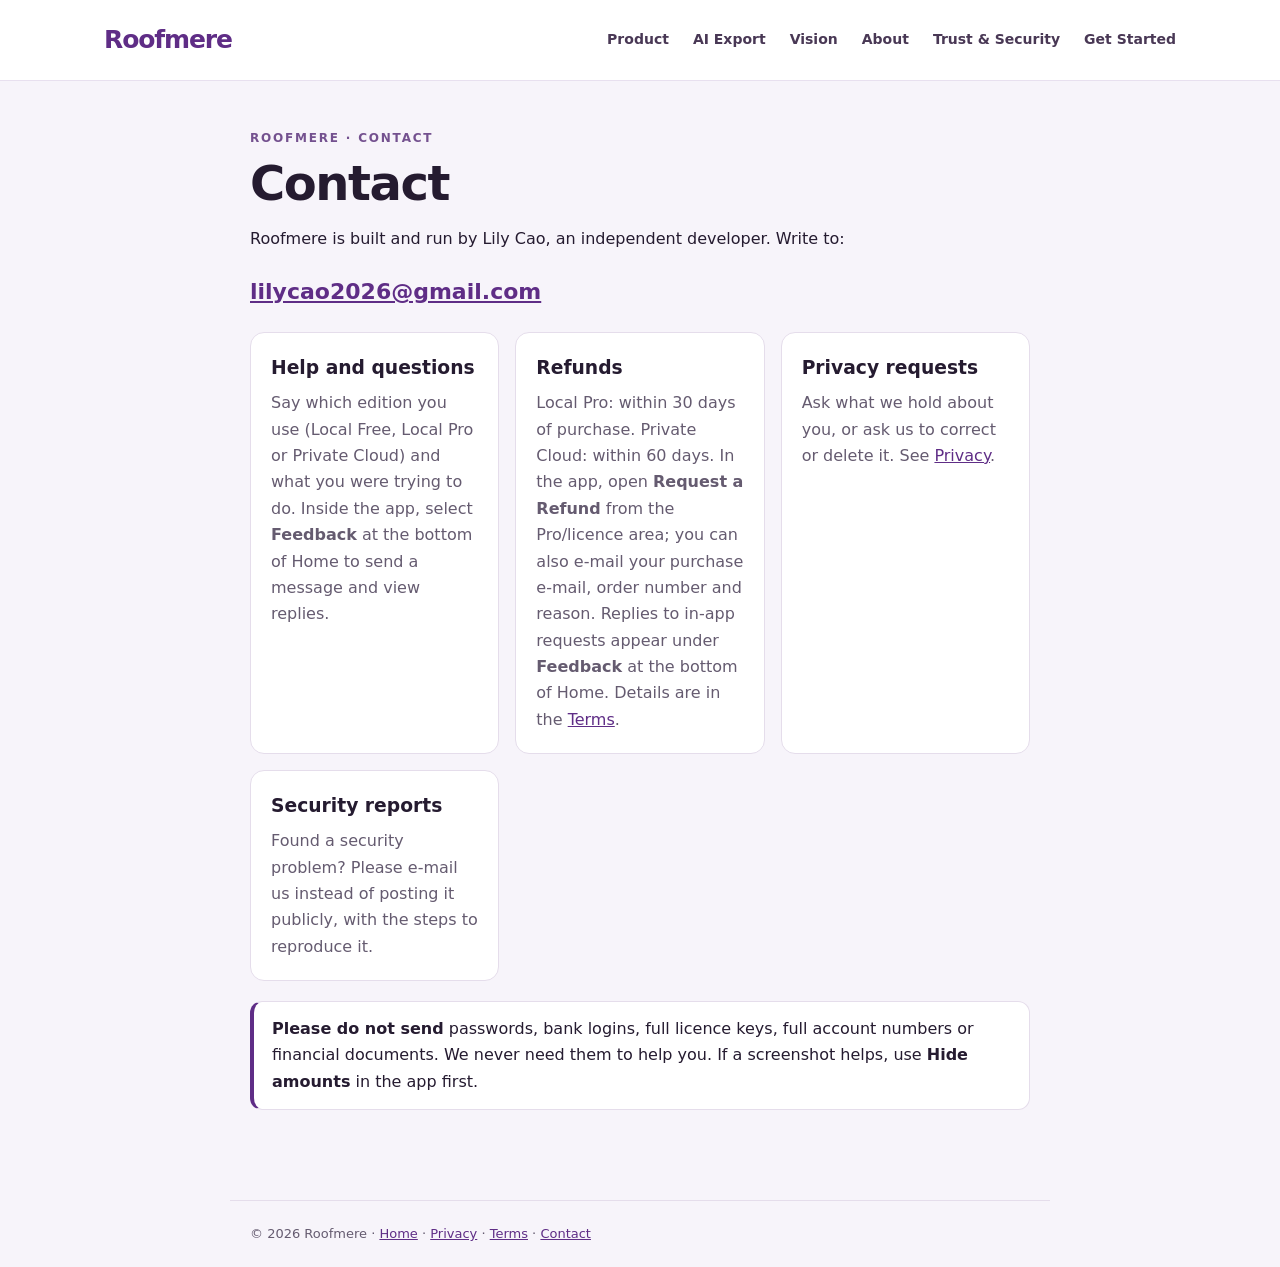
<file: contact.html>
<!doctype html><html lang="en"><head><meta charset="utf-8"><meta name="viewport" content="width=device-width,initial-scale=1"><title>Contact — Roofmere</title><meta name="description" content="How to reach Roofmere for help, refunds, privacy requests and security reports."><link rel="canonical" href="https://roofmere.com/contact.html">
<!-- Contact page. The e-mail address also appears in terms.html and privacy.html here and in roofmere-template legal/ and SECURITY.md. -->
<style>:root{--bg:#f7f4fa;--ink:#251b30;--muted:#655b70;--line:#e5ddeb}*{box-sizing:border-box}body{margin:0;background:var(--bg);color:var(--ink);font:16px/1.65 system-ui,-apple-system,sans-serif}a{color:#5f2d86}header{border-bottom:1px solid var(--line);background:#fff}nav,main,footer{max-width:820px;margin:auto;padding:22px 20px}main{padding-top:48px;padding-bottom:70px}.eyebrow{font-size:12px;letter-spacing:.15em;text-transform:uppercase;color:#74518f;font-weight:700}h1{font-size:clamp(32px,5vw,48px);line-height:1.1;letter-spacing:-.03em;margin:8px 0 4px}h2{font-size:22px;margin:34px 0 6px}.updated{color:var(--muted);font-size:14px}.key{background:#fff;border:1px solid var(--line);border-left:4px solid #5f2d86;border-radius:12px;padding:14px 18px;margin:20px 0}.cards{display:grid;grid-template-columns:repeat(auto-fit,minmax(230px,1fr));gap:16px}.card{background:#fff;border:1px solid var(--line);border-radius:14px;padding:20px}.card h3{margin:0 0 6px}.card p{margin:0;color:var(--muted)}.mail{font-size:22px;font-weight:700;word-break:break-all}code{background:#efe8f5;padding:1px 5px;border-radius:5px}footer{border-top:1px solid var(--line);font-size:13px;color:var(--muted)}a:focus-visible{outline:3px solid #9a70ba;outline-offset:3px}</style><link rel="stylesheet" href="assets/site-header.css"><script src="assets/site-header.js" defer></script></head>
<body><header id="site-header"><nav class="site-nav" aria-label="Main navigation"><a class="site-brand" href="index.html">Roofmere</a><div class="site-links"><a href="product.html">Product</a><a href="ai-export.html">AI Export</a><a href="vision.html">Vision</a><a href="about.html">About</a><a href="trust.html">Trust &amp; Security</a><a href="get-started.html">Get Started</a></div></nav></header><main>
<div class="eyebrow">Roofmere · Contact</div>
<h1>Contact</h1>
<p>Roofmere is built and run by Lily Cao, an independent developer. Write to:</p>
<p class="mail"><a href="mailto:lilycao2026@gmail.com">lilycao2026@gmail.com</a></p>

<div class="cards">
<div class="card"><h3>Help and questions</h3><p>Say which edition you use (Local Free, Local Pro or Private Cloud) and what you were trying to do. Inside the app, select <b>Feedback</b> at the bottom of Home to send a message and view replies.</p></div>
<div class="card"><h3>Refunds</h3><p>Local Pro: within 30 days of purchase. Private Cloud: within 60 days. In the app, open <b>Request a Refund</b> from the Pro/licence area; you can also e-mail your purchase e-mail, order number and reason. Replies to in-app requests appear under <b>Feedback</b> at the bottom of Home. Details are in the <a href="terms.html">Terms</a>.</p></div>
<div class="card"><h3>Privacy requests</h3><p>Ask what we hold about you, or ask us to correct or delete it. See <a href="privacy.html">Privacy</a>.</p></div>
<div class="card"><h3>Security reports</h3><p>Found a security problem? Please e-mail us instead of posting it publicly, with the steps to reproduce it.</p></div>
</div>

<div class="key"><b>Please do not send</b> passwords, bank logins, full licence keys, full account numbers or financial documents. We never need them to help you. If a screenshot helps, use <b>Hide amounts</b> in the app first.</div>

</main><footer>© 2026 Roofmere · <a href="index.html">Home</a> · <a href="privacy.html">Privacy</a> · <a href="terms.html">Terms</a> · <a href="contact.html">Contact</a></footer></body></html>
</file>
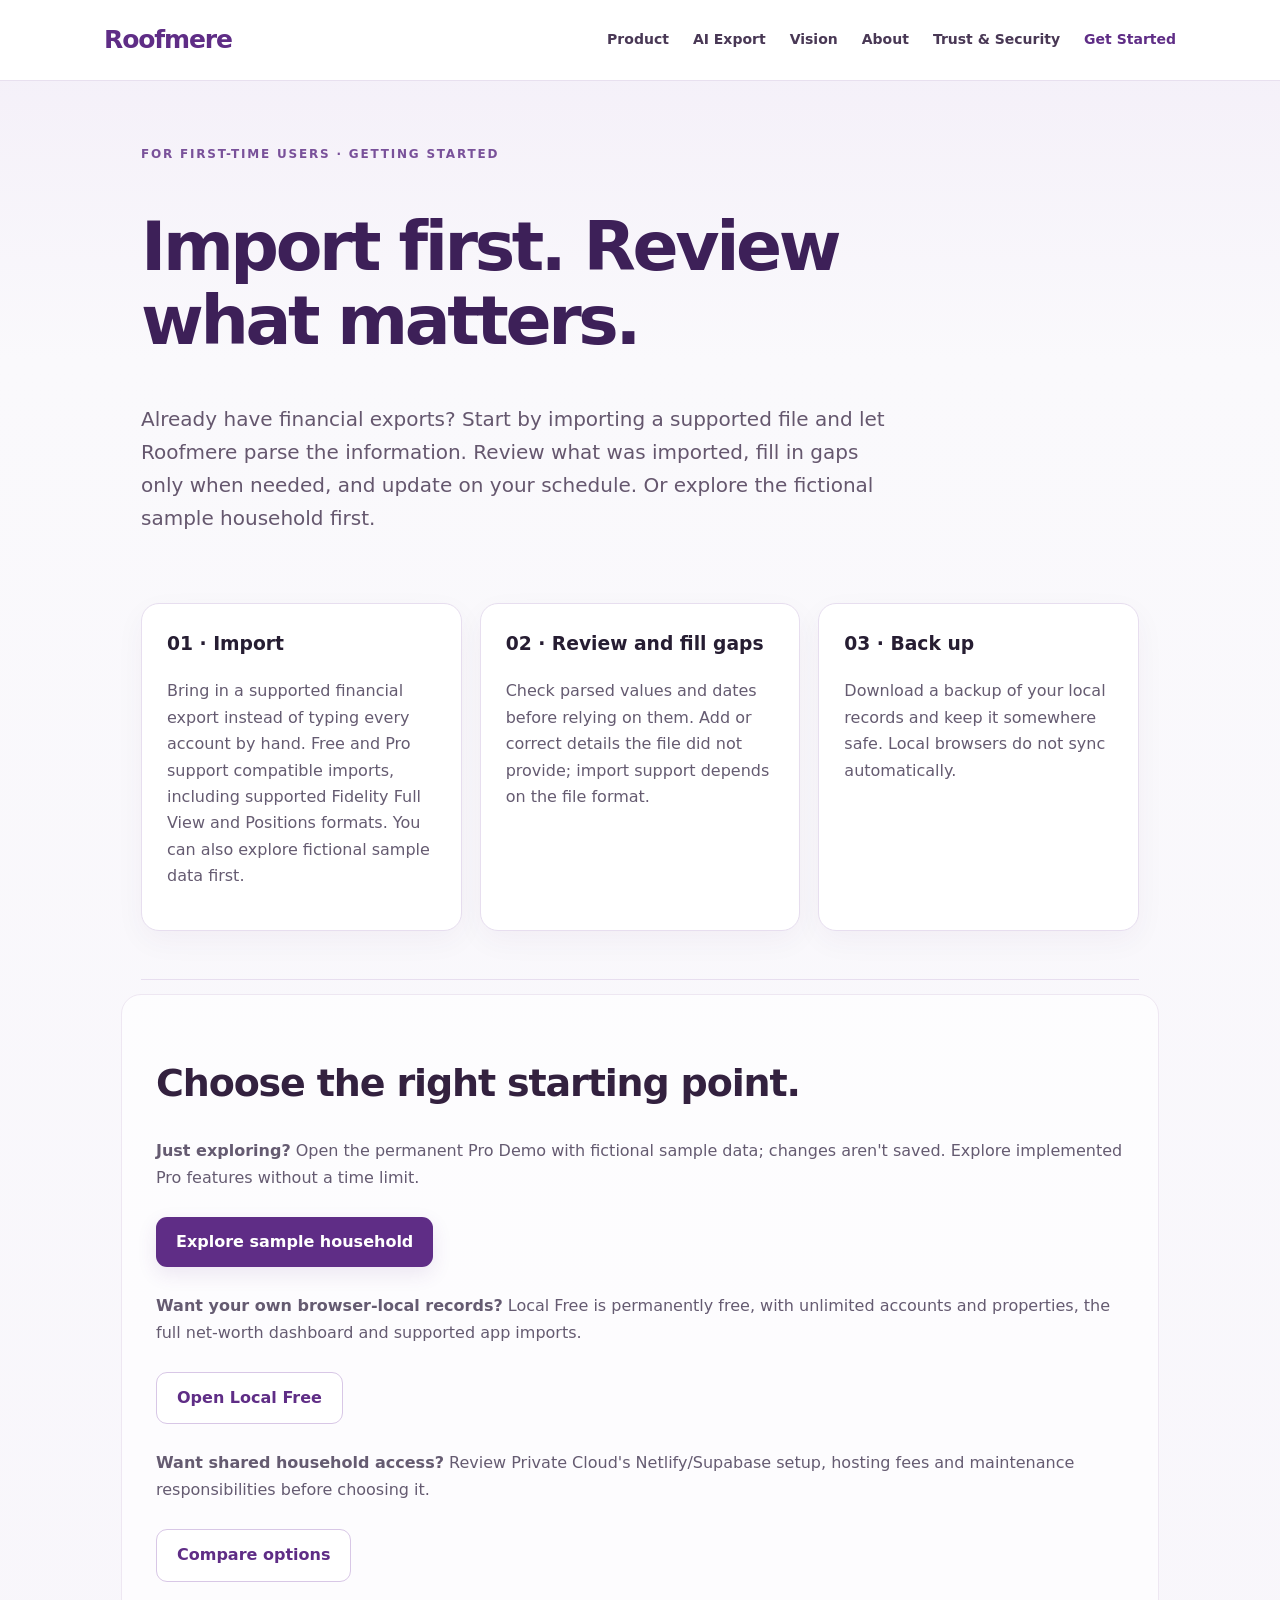
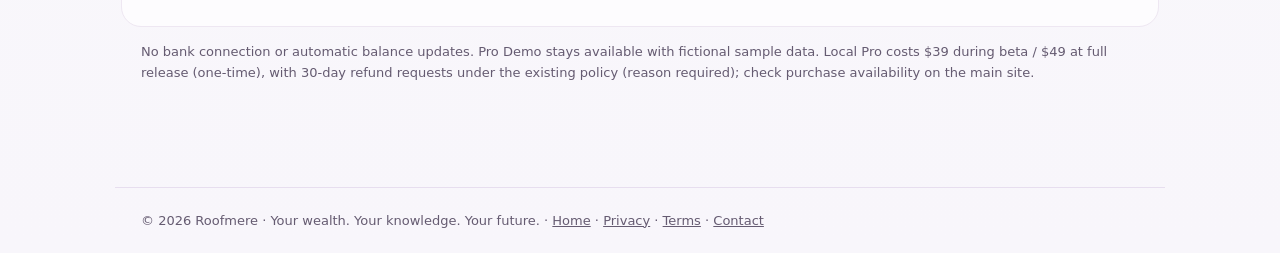
<file: get-started.html>
<!doctype html><html lang="en"><head><meta charset="utf-8"><meta name="viewport" content="width=device-width,initial-scale=1"><title>Get Started — Roofmere</title><meta name="description" content="Start with a supported financial import or fictional sample data. Review parsed information and fill gaps without daily expense tracking."><style>:root{--bg:#f7f4fa;--ink:#251b30;--muted:#655b70;--line:#e5ddeb}*{box-sizing:border-box}body{margin:0;background:var(--bg);color:var(--ink);font:16px/1.65 system-ui,-apple-system,sans-serif}a{color:inherit}header{border-bottom:1px solid var(--line);background:#fff}nav,main,footer{max-width:1050px;margin:auto;padding:22px 26px}nav{display:flex;align-items:center;gap:24px;flex-wrap:wrap}nav a{text-decoration:none;font-size:14px}.brand{font-size:23px;font-weight:750;margin-right:auto}main{padding-top:75px;padding-bottom:90px}.eyebrow{font-size:12px;letter-spacing:.15em;text-transform:uppercase;color:#74518f;font-weight:700}h1{font-size:clamp(38px,6vw,68px);line-height:1.08;letter-spacing:-.05em;max-width:850px}h2{font-size:clamp(26px,3vw,38px);line-height:1.2;letter-spacing:-.03em}p.lead{font-size:20px;max-width:760px;color:var(--muted)}section{padding:48px 0;border-bottom:1px solid var(--line)}.cards{display:grid;grid-template-columns:repeat(auto-fit,minmax(220px,1fr));gap:18px}.card{background:#fff;border:1px solid var(--line);padding:25px;border-radius:14px}.card h3{margin-top:0}.card p,section p{color:var(--muted)}.cta{display:inline-block;background:#5f2d86;color:white;padding:12px 20px;border-radius:9px;text-decoration:none;font-weight:650;margin:10px 12px 10px 0}.secondary{background:transparent;color:var(--ink);border:1px solid #bca9cf}.note{font-size:13px;color:var(--muted)}footer{border-top:1px solid var(--line);font-size:13px;color:var(--muted)}@media(max-width:600px){main{padding-top:42px}nav{gap:13px}nav a{font-size:13px}h1{font-size:40px}}
/* Roofmere shared visual identity: restrained purple, layered surfaces, clear hierarchy. */
:root{--bg:#f8f6fb;--ink:#261d32;--muted:#655b71;--line:#e7deef;--purple:#5f2d86;--purple-deep:#3d2058;--soft:#f0eaf6}
body{background:linear-gradient(180deg,#f3eef8 0,#faf9fc 360px,#f8f6fb 100%);color:var(--ink)}
header{background:rgba(255,255,255,.96);border-bottom:1px solid #e8deef;position:sticky;top:0;z-index:20;box-shadow:0 3px 16px #30133b08}
nav .brand{color:var(--purple);font-weight:850;letter-spacing:-.045em}nav a:not(.brand){font-weight:650;color:#4c3b59}nav a:hover{color:var(--purple)}
main{padding-top:64px}main>.eyebrow{color:#79519a;font-weight:800}h1{color:var(--purple-deep);max-width:850px}h2{color:#33213f}p.lead{color:#65576e}
section{border-bottom:1px solid #e7deef}section:nth-of-type(even){background:#ffffffb5;border:1px solid #eee7f2;border-radius:20px;padding:34px;margin:14px -20px}
.card{background:#fff;border-color:#e7deef;border-radius:18px;box-shadow:0 10px 30px #3e22570b}
.cta{background:var(--purple);border-radius:11px;box-shadow:0 7px 20px #5f2d861c}.cta:hover{background:#4a226c}.cta.secondary{background:#fff;color:var(--purple);border-color:#d8c7e6;box-shadow:none}
footer{border-color:#e7deef}a:focus-visible{outline:3px solid #9a70ba;outline-offset:3px}
@media(max-width:650px){main{padding-top:40px}section:nth-of-type(even){margin:12px -10px;padding:25px 16px}nav{gap:12px}nav a{font-size:13px}}


/* Subpage mobile refinement — intentionally does not touch the homepage. */
@media(max-width:700px){
  main{padding-top:40px}
 main>.eyebrow{font-size:11px;line-height:1.5;letter-spacing:.12em;margin-bottom:18px}
 main>h1{font-family:system-ui,-apple-system,BlinkMacSystemFont,"Segoe UI",sans-serif;font-size:clamp(34px,8.7vw,41px);font-weight:700;line-height:1.15;letter-spacing:-.042em;color:#351b4d;margin:0 0 24px}
 main>p.lead{font-size:17px;line-height:1.62;margin:0 0 27px;max-width:600px}
 main>.cta{display:block;width:100%;max-width:480px;text-align:center;padding:15px 18px;margin:0 0 12px;border-radius:11px;box-shadow:none}
 main>.cta.secondary{margin-bottom:26px}
 section{padding-top:36px;padding-bottom:36px}
}
</style><link rel="stylesheet" href="assets/site-header.css"><link rel="canonical" href="https://roofmere.com/get-started.html"><meta property="og:type" content="website"><meta property="og:url" content="https://roofmere.com/get-started.html"><meta property="og:site_name" content="Roofmere"><meta property="og:title" content="Get Started — Roofmere"><meta property="og:description" content="Start with a supported financial import or fictional sample data. Review parsed information and fill gaps without daily expense tracking."><meta property="og:image" content="https://roofmere.com/assets/app-dashboard.jpg"><meta property="og:image:alt" content="Roofmere household finance organizer"><meta name="twitter:card" content="summary_large_image"><meta name="twitter:title" content="Get Started — Roofmere"><meta name="twitter:description" content="Start with a supported financial import or fictional sample data. Review parsed information and fill gaps without daily expense tracking."><meta name="twitter:image" content="https://roofmere.com/assets/app-dashboard.jpg"><meta name="twitter:image:alt" content="Roofmere household finance organizer"></head><body><header id="site-header"><nav class="site-nav" aria-label="Main navigation"><a class="site-brand" href="index.html">Roofmere</a><div class="site-links"><a href="product.html">Product</a><a href="ai-export.html">AI Export</a><a href="vision.html">Vision</a><a href="about.html">About</a><a href="trust.html">Trust &amp; Security</a><a href="get-started.html" aria-current="page">Get Started</a></div></nav></header><main><div class="eyebrow">For first-time users · Getting started</div><h1>Import first. Review what matters.</h1><p class="lead">Already have financial exports? Start by importing a supported file and let Roofmere parse the information. Review what was imported, fill in gaps only when needed, and update on your schedule. Or explore the fictional sample household first.</p><section><div class="cards"><article class="card"><h3>01 · Import</h3><p>Bring in a supported financial export instead of typing every account by hand. Free and Pro support compatible imports, including supported Fidelity Full View and Positions formats. You can also explore fictional sample data first.</p></article><article class="card"><h3>02 · Review and fill gaps</h3><p>Check parsed values and dates before relying on them. Add or correct details the file did not provide; import support depends on the file format.</p></article><article class="card"><h3>03 · Back up</h3><p>Download a backup of your local records and keep it somewhere safe. Local browsers do not sync automatically.</p></article></div></section><section><h2>Choose the right starting point.</h2><p><strong>Just exploring?</strong> Open the permanent Pro Demo with fictional sample data; changes aren't saved. Explore implemented Pro features without a time limit.</p><a class="cta" href="https://roofmere.netlify.app/?sample">Explore sample household</a><p><strong>Want your own browser-local records?</strong> Local Free is permanently free, with unlimited accounts and properties, the full net-worth dashboard and supported app imports.</p><a class="cta secondary" href="https://roofmere.netlify.app/">Open Local Free</a><p><strong>Want shared household access?</strong> Review Private Cloud's Netlify/Supabase setup, hosting fees and maintenance responsibilities before choosing it.</p><a class="cta secondary" href="index.html#editions">Compare options</a></section><p class="note">No bank connection or automatic balance updates. Pro Demo stays available with fictional sample data. Local Pro costs $39 during beta / $49 at full release (one-time), with 30-day refund requests under the existing policy (reason required); check purchase availability on the main site.</p></main><footer>© 2026 Roofmere · Your wealth. Your knowledge. Your future. · <a href="index.html">Home</a> · <a href="privacy.html">Privacy</a> · <a href="terms.html">Terms</a> · <a href="contact.html">Contact</a></footer><script src="assets/site-header.js?v=trust-nav-20261030" defer></script></body></html>
</file>
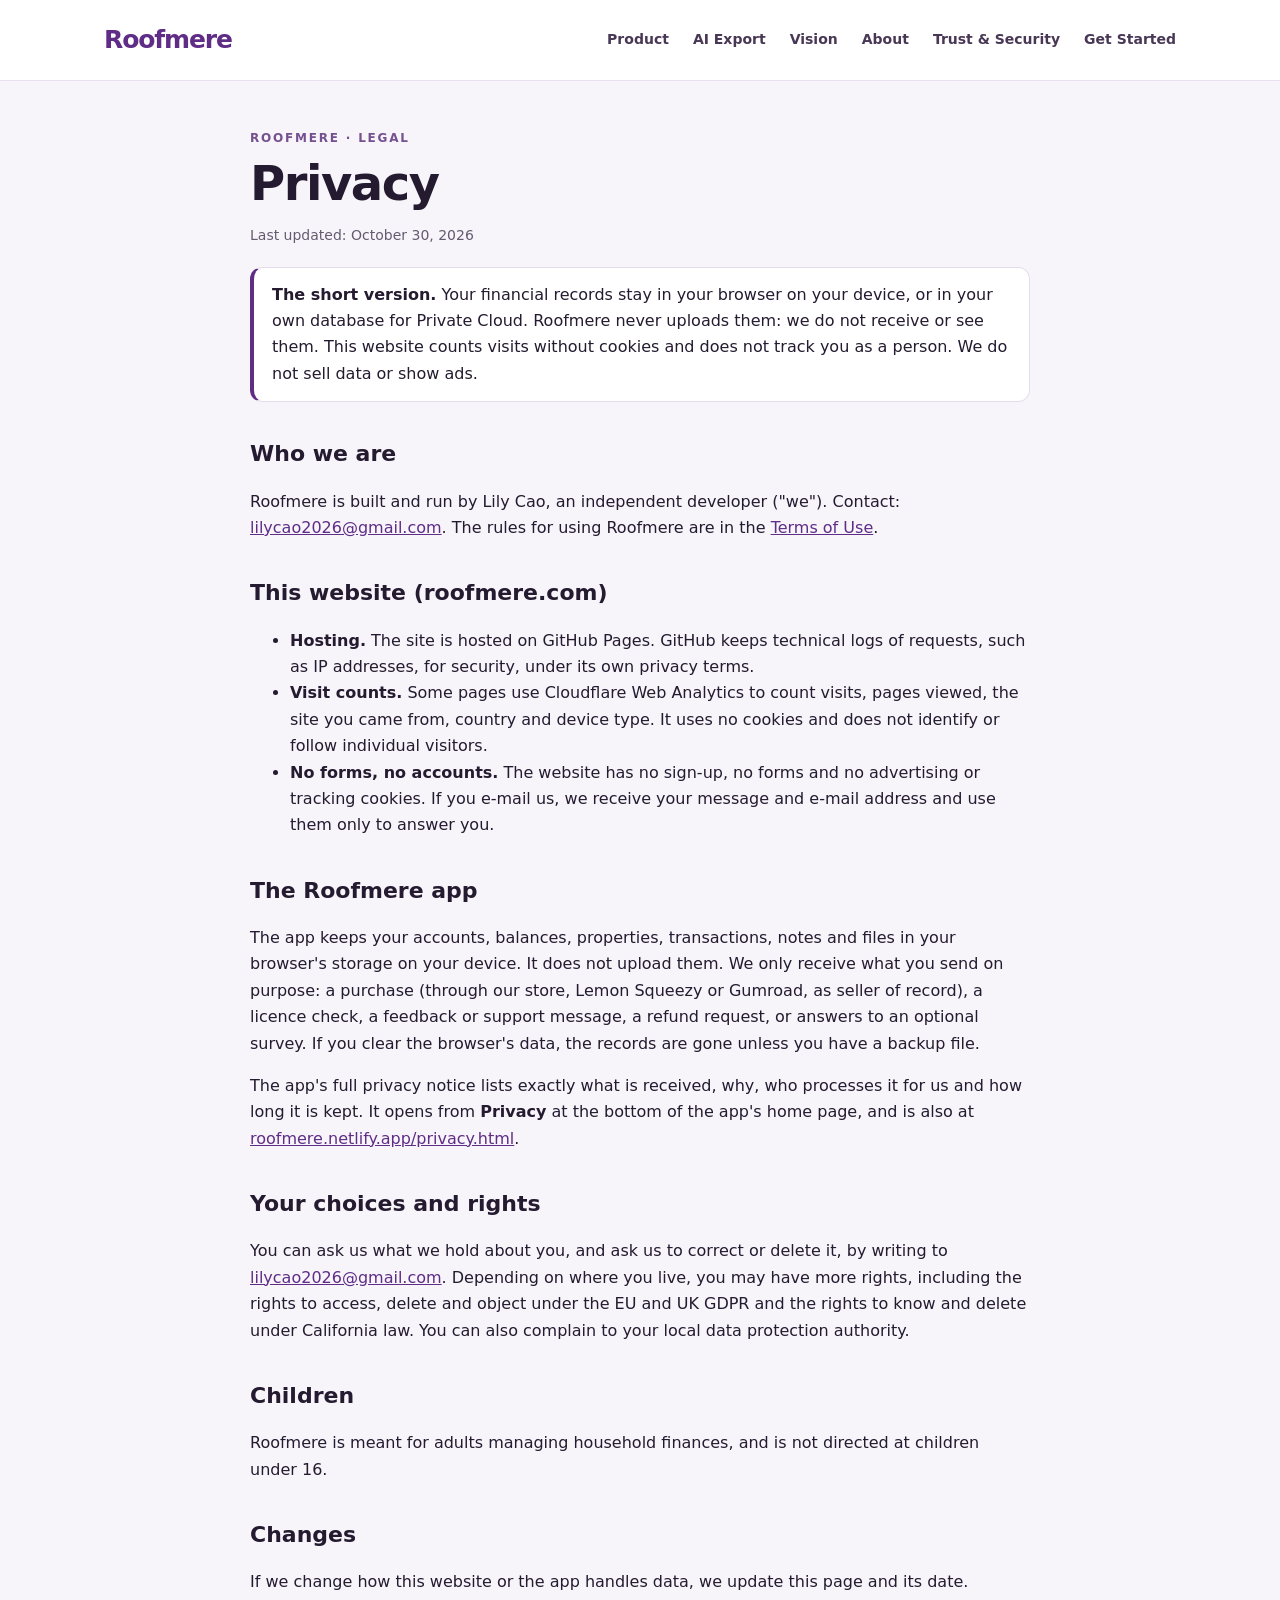
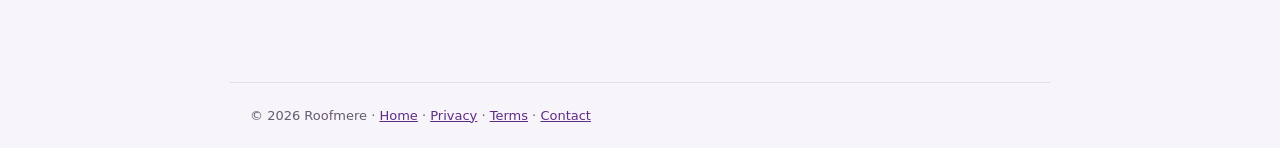
<file: privacy.html>
<!doctype html><html lang="en"><head><meta charset="utf-8"><meta name="viewport" content="width=device-width,initial-scale=1"><title>Privacy — Roofmere</title><meta name="description" content="How Roofmere and roofmere.com handle data: your financial records stay on your device, and the website counts visits without cookies."><link rel="canonical" href="https://roofmere.com/privacy.html">
<!-- Website privacy page. The app's full notice is legal/privacy.html in roofmere-template: keep the two consistent. Draft: owner and legal review before launch. -->
<style>:root{--bg:#f7f4fa;--ink:#251b30;--muted:#655b70;--line:#e5ddeb}*{box-sizing:border-box}body{margin:0;background:var(--bg);color:var(--ink);font:16px/1.65 system-ui,-apple-system,sans-serif}a{color:#5f2d86}header{border-bottom:1px solid var(--line);background:#fff}nav,main,footer{max-width:820px;margin:auto;padding:22px 20px}main{padding-top:48px;padding-bottom:70px}.eyebrow{font-size:12px;letter-spacing:.15em;text-transform:uppercase;color:#74518f;font-weight:700}h1{font-size:clamp(32px,5vw,48px);line-height:1.1;letter-spacing:-.03em;margin:8px 0 4px}h2{font-size:22px;margin:34px 0 6px}.updated{color:var(--muted);font-size:14px}.key{background:#fff;border:1px solid var(--line);border-left:4px solid #5f2d86;border-radius:12px;padding:14px 18px;margin:20px 0}.cards{display:grid;grid-template-columns:repeat(auto-fit,minmax(230px,1fr));gap:16px}.card{background:#fff;border:1px solid var(--line);border-radius:14px;padding:20px}.card h3{margin:0 0 6px}.card p{margin:0;color:var(--muted)}.mail{font-size:22px;font-weight:700;word-break:break-all}code{background:#efe8f5;padding:1px 5px;border-radius:5px}footer{border-top:1px solid var(--line);font-size:13px;color:var(--muted)}a:focus-visible{outline:3px solid #9a70ba;outline-offset:3px}</style><link rel="stylesheet" href="assets/site-header.css"><script src="assets/site-header.js" defer></script></head>
<body><header id="site-header"><nav class="site-nav" aria-label="Main navigation"><a class="site-brand" href="index.html">Roofmere</a><div class="site-links"><a href="product.html">Product</a><a href="ai-export.html">AI Export</a><a href="vision.html">Vision</a><a href="about.html">About</a><a href="trust.html">Trust &amp; Security</a><a href="get-started.html">Get Started</a></div></nav></header><main>
<div class="eyebrow">Roofmere · Legal</div>
<h1>Privacy</h1>
<p class="updated">Last updated: October 30, 2026</p>

<div class="key"><b>The short version.</b> Your financial records stay in your browser on your device, or in your own database for Private Cloud. Roofmere never uploads them: we do not receive or see them. This website counts visits without cookies and does not track you as a person. We do not sell data or show ads.</div>

<h2>Who we are</h2>
<p>Roofmere is built and run by Lily Cao, an independent developer ("we"). Contact: <a href="mailto:lilycao2026@gmail.com">lilycao2026@gmail.com</a>. The rules for using Roofmere are in the <a href="terms.html">Terms of Use</a>.</p>

<h2>This website (roofmere.com)</h2>
<ul>
<li><b>Hosting.</b> The site is hosted on GitHub Pages. GitHub keeps technical logs of requests, such as IP addresses, for security, under its own privacy terms.</li>
<li><b>Visit counts.</b> Some pages use Cloudflare Web Analytics to count visits, pages viewed, the site you came from, country and device type. It uses no cookies and does not identify or follow individual visitors.</li>
<li><b>No forms, no accounts.</b> The website has no sign-up, no forms and no advertising or tracking cookies. If you e-mail us, we receive your message and e-mail address and use them only to answer you.</li>
</ul>

<h2>The Roofmere app</h2>
<p>The app keeps your accounts, balances, properties, transactions, notes and files in your browser's storage on your device. It does not upload them. We only receive what you send on purpose: a purchase (through our store, Lemon Squeezy or Gumroad, as seller of record), a licence check, a feedback or support message, a refund request, or answers to an optional survey. If you clear the browser's data, the records are gone unless you have a backup file.</p>
<p>The app's full privacy notice lists exactly what is received, why, who processes it for us and how long it is kept. It opens from <b>Privacy</b> at the bottom of the app's home page, and is also at <a href="https://roofmere.netlify.app/privacy.html">roofmere.netlify.app/privacy.html</a>.</p>

<h2>Your choices and rights</h2>
<p>You can ask us what we hold about you, and ask us to correct or delete it, by writing to <a href="mailto:lilycao2026@gmail.com">lilycao2026@gmail.com</a>. Depending on where you live, you may have more rights, including the rights to access, delete and object under the EU and UK GDPR and the rights to know and delete under California law. You can also complain to your local data protection authority.</p>

<h2>Children</h2>
<p>Roofmere is meant for adults managing household finances, and is not directed at children under 16.</p>

<h2>Changes</h2>
<p>If we change how this website or the app handles data, we update this page and its date.</p>

</main><footer>© 2026 Roofmere · <a href="index.html">Home</a> · <a href="privacy.html">Privacy</a> · <a href="terms.html">Terms</a> · <a href="contact.html">Contact</a></footer></body></html>
</file>
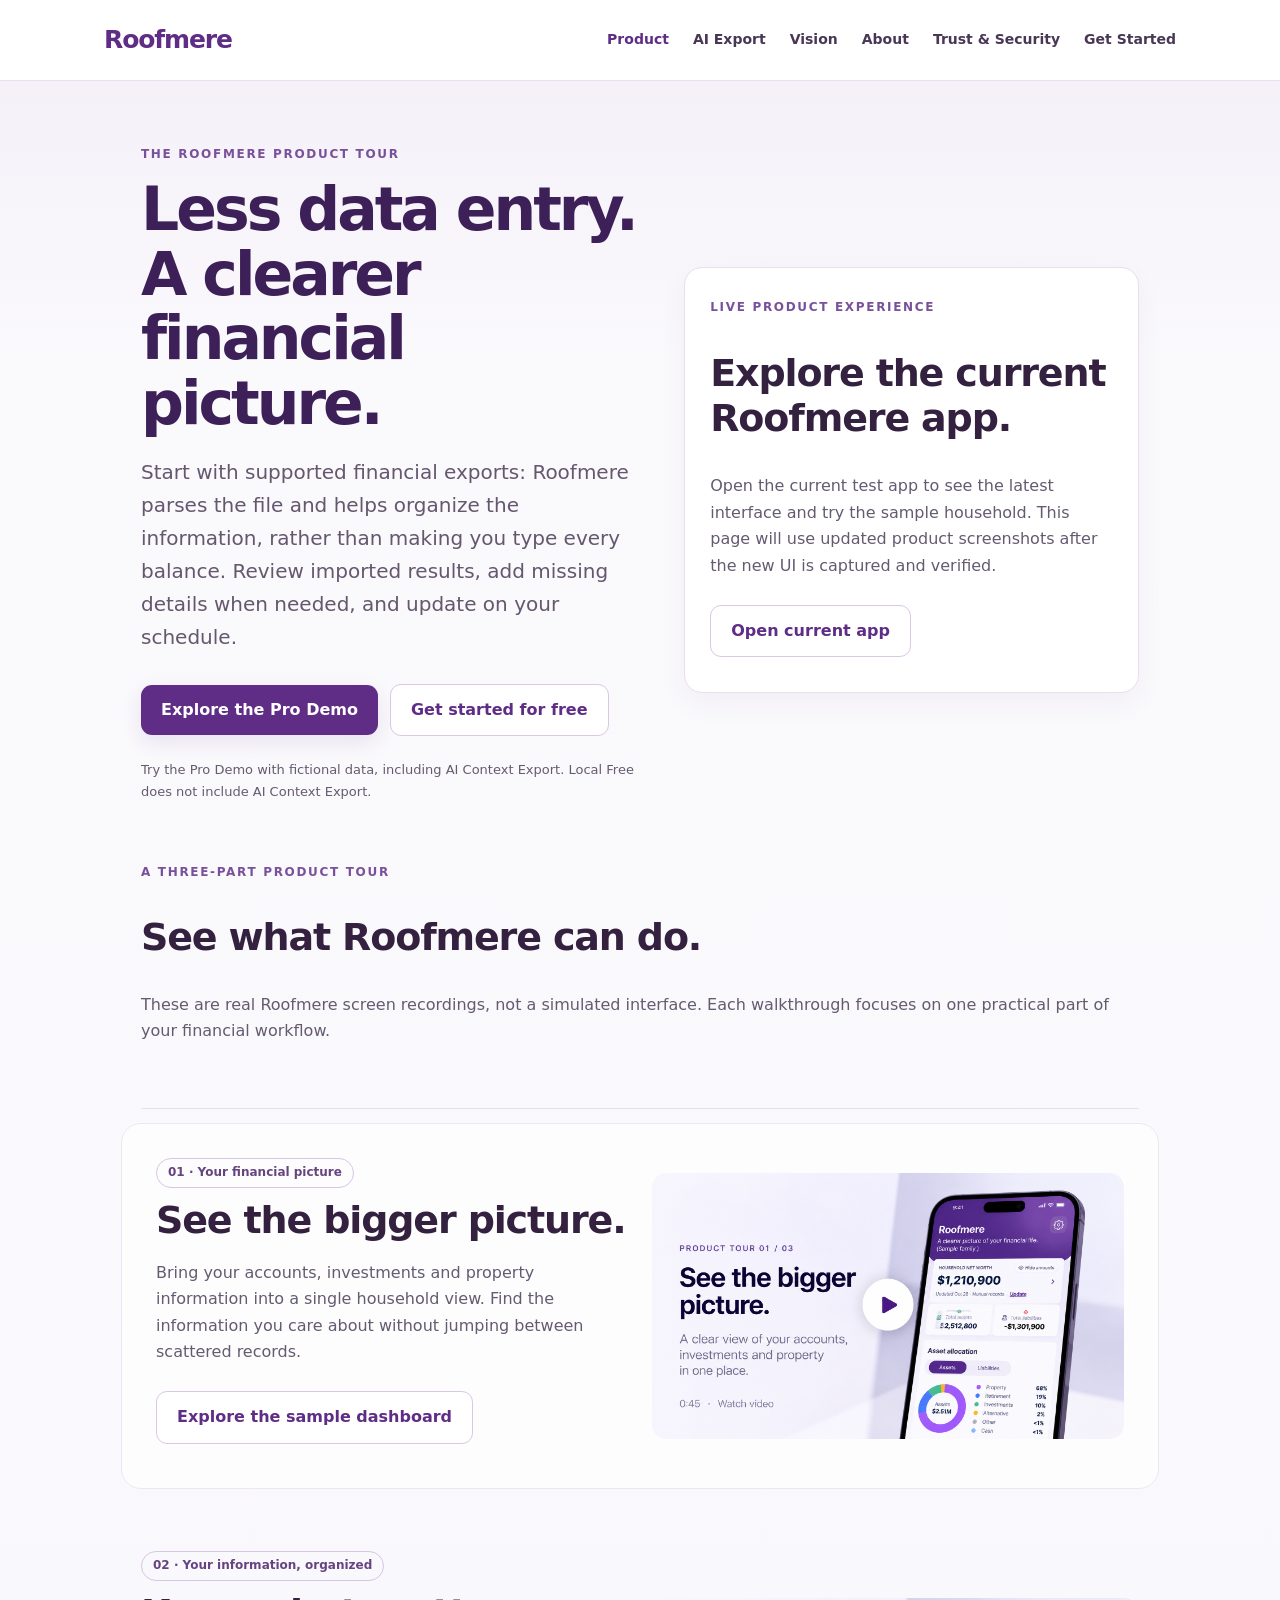
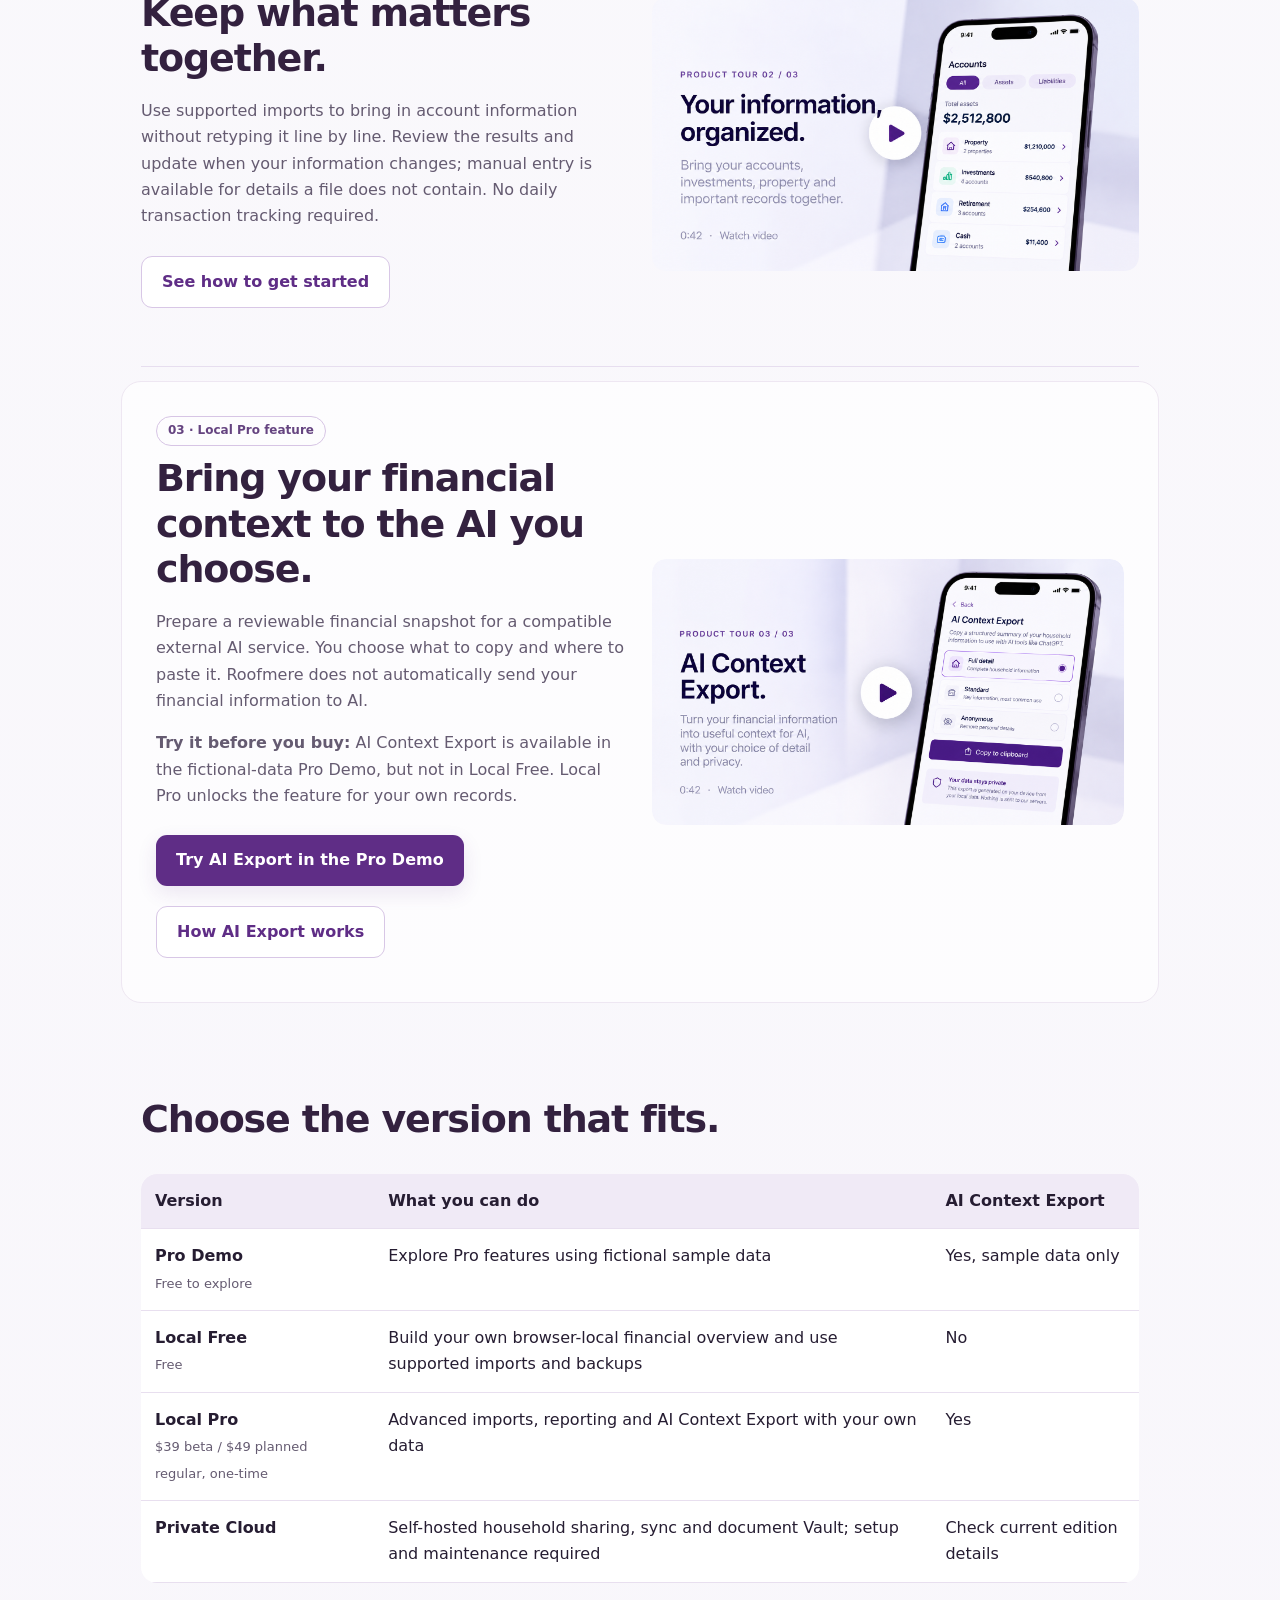
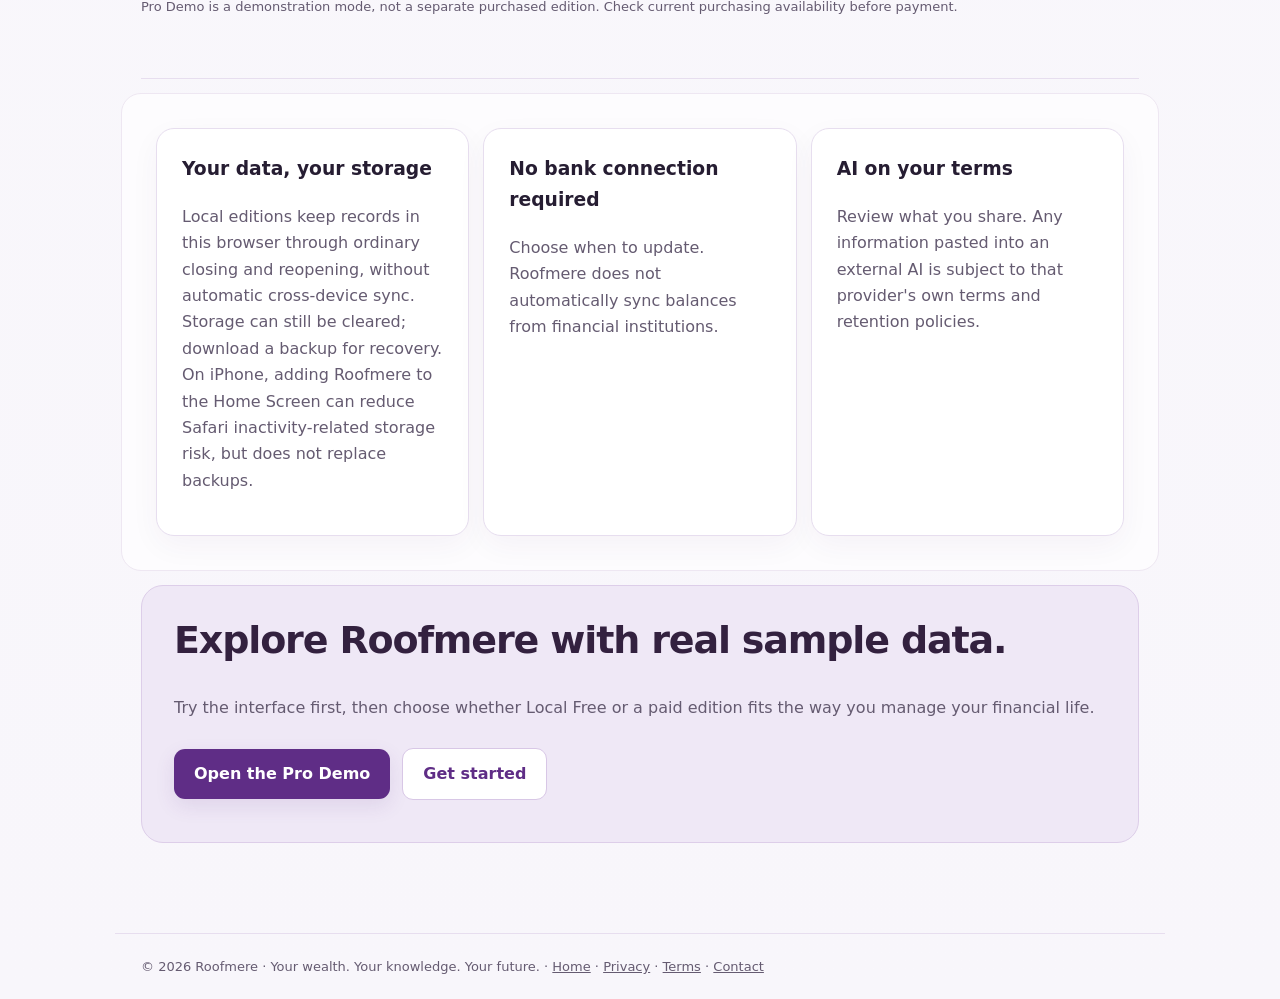
<file: product.html>
<!doctype html><html lang="en"><head><meta charset="utf-8"><meta name="viewport" content="width=device-width,initial-scale=1"><title>Product — Roofmere</title><meta name="description" content="See how Roofmere parses supported financial exports, organizes household information and lets you review updates on your schedule."><style>:root{--bg:#f7f4fa;--ink:#251b30;--muted:#655b70;--line:#e5ddeb}*{box-sizing:border-box}body{margin:0;background:var(--bg);color:var(--ink);font:16px/1.65 system-ui,-apple-system,sans-serif}a{color:inherit}header{border-bottom:1px solid var(--line);background:#fff}nav,main,footer{max-width:1050px;margin:auto;padding:22px 26px}nav{display:flex;align-items:center;gap:24px;flex-wrap:wrap}nav a{text-decoration:none;font-size:14px}.brand{font-size:23px;font-weight:750;margin-right:auto}main{padding-top:75px;padding-bottom:90px}.eyebrow{font-size:12px;letter-spacing:.15em;text-transform:uppercase;color:#74518f;font-weight:700}h1{font-size:clamp(38px,6vw,68px);line-height:1.08;letter-spacing:-.05em;max-width:850px}h2{font-size:clamp(26px,3vw,38px);line-height:1.2;letter-spacing:-.03em}p.lead{font-size:20px;max-width:760px;color:var(--muted)}section{padding:48px 0;border-bottom:1px solid var(--line)}.cards{display:grid;grid-template-columns:repeat(auto-fit,minmax(220px,1fr));gap:18px}.card{background:#fff;border:1px solid var(--line);padding:25px;border-radius:14px}.card h3{margin-top:0}.card p,section p{color:var(--muted)}.cta{display:inline-block;background:#5f2d86;color:white;padding:12px 20px;border-radius:9px;text-decoration:none;font-weight:650;margin:10px 12px 10px 0}.secondary{background:transparent;color:var(--ink);border:1px solid #bca9cf}.note{font-size:13px;color:var(--muted)}footer{border-top:1px solid var(--line);font-size:13px;color:var(--muted)}@media(max-width:600px){main{padding-top:42px}nav{gap:13px}nav a{font-size:13px}h1{font-size:40px}}
/* Roofmere shared visual identity: restrained purple, layered surfaces, clear hierarchy. */
:root{--bg:#f8f6fb;--ink:#261d32;--muted:#655b71;--line:#e7deef;--purple:#5f2d86;--purple-deep:#3d2058;--soft:#f0eaf6}
body{background:linear-gradient(180deg,#f3eef8 0,#faf9fc 360px,#f8f6fb 100%);color:var(--ink)}
header{background:rgba(255,255,255,.96);border-bottom:1px solid #e8deef;position:sticky;top:0;z-index:20;box-shadow:0 3px 16px #30133b08}
nav .brand{color:var(--purple);font-weight:850;letter-spacing:-.045em}nav a:not(.brand){font-weight:650;color:#4c3b59}nav a:hover{color:var(--purple)}
main{padding-top:64px}main>.eyebrow{color:#79519a;font-weight:800}h1{color:var(--purple-deep);max-width:850px}h2{color:#33213f}p.lead{color:#65576e}
section{border-bottom:1px solid #e7deef}section:nth-of-type(even){background:#ffffffb5;border:1px solid #eee7f2;border-radius:20px;padding:34px;margin:14px -20px}
.card{background:#fff;border-color:#e7deef;border-radius:18px;box-shadow:0 10px 30px #3e22570b}
.cta{background:var(--purple);border-radius:11px;box-shadow:0 7px 20px #5f2d861c}.cta:hover{background:#4a226c}.cta.secondary{background:#fff;color:var(--purple);border-color:#d8c7e6;box-shadow:none}
footer{border-color:#e7deef}a:focus-visible{outline:3px solid #9a70ba;outline-offset:3px}
@media(max-width:650px){main{padding-top:40px}section:nth-of-type(even){margin:12px -10px;padding:25px 16px}nav{gap:12px}nav a{font-size:13px}}


/* Subpage mobile refinement — intentionally does not touch the homepage. */
@media(max-width:700px){
  main{padding-top:40px}
 main>.eyebrow{font-size:11px;line-height:1.5;letter-spacing:.12em;margin-bottom:18px}
 main>h1{font-family:system-ui,-apple-system,BlinkMacSystemFont,"Segoe UI",sans-serif;font-size:clamp(34px,8.7vw,41px);font-weight:700;line-height:1.15;letter-spacing:-.042em;color:#351b4d;margin:0 0 24px}
 main>p.lead{font-size:17px;line-height:1.62;margin:0 0 27px;max-width:600px}
 main>.cta{display:block;width:100%;max-width:480px;text-align:center;padding:15px 18px;margin:0 0 12px;border-radius:11px;box-shadow:none}
 main>.cta.secondary{margin-bottom:26px}
 section{padding-top:36px;padding-bottom:36px}
}

/* Product tour artwork: approved 16:9 thumbnails, no duplicated HTML overlays. */
.tour-media{min-width:0;width:100%;max-width:100%;padding:0;background:transparent;border:0}
.video-launch{display:block;width:100%;padding:0;border:0;border-radius:15px;background:transparent;box-shadow:none;overflow:hidden;cursor:pointer}
.video-thumb{display:block;position:relative;width:100%;aspect-ratio:16/9;overflow:hidden;border-radius:15px;background:#f3f0f8}
.video-launch .video-thumb img{display:block;width:100%;height:100%;max-width:none;max-height:none;object-fit:contain;object-position:center;aspect-ratio:16/9;border-radius:15px;box-shadow:none}
.video-launch:hover,.video-launch:hover img{box-shadow:none}
.video-launch:hover{filter:brightness(.98)}
.video-launch:focus-visible{outline:3px solid #79519a;outline-offset:4px}
.tour-copy{min-width:0}.tour-copy p{max-width:55ch}
@media(max-width:760px){.tour-section{display:flex;flex-direction:column;gap:16px;padding-top:32px;padding-bottom:32px}.tour-section .tour-copy{width:100%}.tour-section .tour-copy .tag,.tour-section .tour-copy h2{position:absolute;width:1px;height:1px;padding:0;margin:-1px;overflow:hidden;clip:rect(0,0,0,0);white-space:nowrap;border:0}.tour-section .tour-copy p{font-size:15px;line-height:1.65;margin:0 0 14px}.tour-section .tour-copy .cta{margin-top:3px;margin-bottom:7px}.tour-section .tour-media{order:-1;width:100%;margin:0}.video-thumb,.video-launch .video-thumb img{border-radius:12px}}
</style><link rel="stylesheet" href="assets/site-header.css"><style>
.tour-hero{display:grid;grid-template-columns:1fr .9fr;gap:38px;align-items:center}.tour-hero h1{font-size:clamp(38px,5vw,60px);margin:12px 0 18px}.tour-hero img{width:100%;border-radius:18px;box-shadow:0 22px 48px #33204420;border:1px solid #e6ddec}.eyeline{font-size:12px;text-transform:uppercase;letter-spacing:.14em;font-weight:750;color:#79519a}.tour-section{display:grid;grid-template-columns:minmax(0,1fr) minmax(0,1fr);gap:24px;align-items:center}.tour-section.reverse .tour-copy{order:initial}.tour-section.reverse .tour-media{order:initial}.tour-copy h2{margin:10px 0 15px}.tour-media{background:transparent;border:0;border-radius:0;min-height:0;padding:0;display:block;position:relative}.tour-media video{display:none}.video-launch{position:relative;display:flex;align-items:center;justify-content:center;width:100%;min-height:0;border:0;border-radius:18px;background:transparent;cursor:pointer;padding:0;text-align:left;box-shadow:none}.video-thumb{position:relative;display:grid;grid-template-columns:minmax(0,48%) minmax(0,52%);align-items:center;width:100%;aspect-ratio:16/9;min-width:0;border-radius:16px;background:linear-gradient(115deg,#f8f5fb 0%,#f0e9f6 100%);overflow:hidden;padding:0}.video-launch img{display:block;grid-column:2;grid-row:1;width:auto;max-width:84%;height:85%;max-height:85%;justify-self:center;align-self:center;object-fit:contain;object-position:center center;border-radius:10px;box-shadow:0 7px 25px #24132b1b}.video-launch:focus-visible{outline:3px solid #79519a;outline-offset:3px}.video-play{position:absolute;left:50%;top:50%;transform:translate(-50%,-50%);width:56px;height:56px;border-radius:50%;display:grid;place-items:center;background:#fff;color:#4b236a;box-shadow:0 4px 18px #1c0e2b35;font-size:20px;padding-left:3px}.video-details{display:none}.video-cover-copy{grid-column:1;grid-row:1;display:flex;flex-direction:column;justify-content:center;align-items:flex-start;gap:7px;padding:clamp(12px,2.4vw,24px);z-index:1;min-width:0;max-width:100%;align-self:stretch}.video-cover-copy .cover-kicker{font-size:clamp(10px,1.4vw,13px);font-weight:750;color:#79519a;letter-spacing:.08em;text-transform:uppercase}.video-cover-copy .cover-title{font-size:clamp(15px,2.4vw,26px);font-weight:800;line-height:1.18;letter-spacing:-.03em;color:#382249;overflow-wrap:break-word}.video-cover-copy .cover-duration{font-size:clamp(11px,1.5vw,13px);color:#655b71}.video-details strong{font-size:18px;line-height:1.3;color:#33213f;letter-spacing:-.02em}.video-details small{font-size:12px;line-height:1.5;color:#655b71}.video-watch{display:inline-flex;align-items:center;gap:5px;margin-top:5px;font-size:13px;font-weight:750;color:#5f2d86}.video-launch:hover img{box-shadow:0 12px 30px #25172d25}.video-launch:hover .video-play{background:#5f2d86;color:#fff}.video-duration{font-size:12px;color:#655b71}.tour-media .media-note{display:none}.tour-media .media-fallback{display:none;max-width:270px;text-align:center}.tour-media.no-file video,.tour-media.no-file .video-launch{display:none}.tour-media.no-file .media-fallback{display:block}.tour-media.no-file .media-note{display:none}.tag{display:inline-block;border:1px solid #d7c5e5;border-radius:20px;padding:4px 11px;color:#654480;font-size:12px;font-weight:750}.feature-grid{display:grid;grid-template-columns:repeat(3,1fr);gap:14px}.feature-grid .card{height:100%}.edition-table{border-collapse:collapse;width:100%;background:#fff;border-radius:16px;overflow:hidden}.edition-table td,.edition-table th{padding:14px;border-bottom:1px solid #e8dfef;text-align:left;vertical-align:top}.edition-table th{background:#f0eaf6}.fineprint{font-size:13px;color:#655b71}.end-cta{background:#efe8f6;border:1px solid #ddcee9;border-radius:22px;padding:32px}.end-cta h2{margin-top:0}@media(max-width:760px){.tour-hero,.tour-section{grid-template-columns:1fr;gap:22px}.tour-section.reverse .tour-copy,.tour-section.reverse .tour-media{order:initial}.tour-media{min-height:0;padding:0}.tour-media{width:100%;max-width:none;margin:0 auto}.video-launch{padding:0;width:100%}.video-thumb{padding:0;aspect-ratio:16/9;grid-template-columns:minmax(0,50%) minmax(0,50%)}.video-launch img{width:auto;max-width:83%;height:80%;max-height:80%;aspect-ratio:auto;object-fit:contain;border-radius:9px}.video-cover-copy{padding:12px;gap:5px;align-self:stretch}.video-cover-copy .cover-title{font-size:clamp(13px,3.1vw,17px);line-height:1.16}.video-cover-copy .cover-kicker{font-size:9px;letter-spacing:.035em}.video-cover-copy .cover-duration{font-size:10px}.video-play{width:42px;height:42px;font-size:17px}.video-play{width:58px;height:58px;font-size:22px}.tour-section{gap:18px}.tour-copy h2{margin-bottom:10px}.video-details strong{font-size:16px}.video-play{width:44px;height:44px;font-size:18px}.feature-grid{grid-template-columns:1fr}.edition-table td,.edition-table th{padding:9px;font-size:13px}.tour-hero h1{font-size:clamp(35px,9vw,45px)}}

/* FINAL product tour override: the uploaded images are already complete 16:9 artwork. */
.tour-media .video-launch{display:block;width:100%;height:auto;min-height:0;padding:0;overflow:hidden;border-radius:14px}
.tour-media .video-thumb{display:block!important;position:relative;width:100%;height:auto;aspect-ratio:16/9;padding:0!important;overflow:hidden;border-radius:14px;background:transparent;grid-template-columns:none!important}
.tour-media .video-launch .video-thumb>img{display:block!important;position:static!important;grid-column:auto!important;grid-row:auto!important;width:100%!important;height:auto!important;max-width:100%!important;max-height:none!important;aspect-ratio:16/9!important;object-fit:cover!important;object-position:center!important;justify-self:auto!important;align-self:auto!important;margin:0!important;border-radius:14px!important;box-shadow:none!important}
.tour-section .tour-copy p{max-width:46ch}
@media(max-width:760px){.tour-section{display:flex!important;flex-direction:column!important;gap:18px!important;padding:24px 0!important;margin:0!important;background:transparent!important;border-left:0!important;border-right:0!important;border-radius:0!important}.tour-section .tour-media{order:0!important;width:100%!important;max-width:100%!important;margin:0!important}.tour-section .tour-copy{order:1!important;width:100%!important}.tour-section .tour-copy p{font-size:15px;line-height:1.55;margin:0 0 12px}.tour-section .tour-copy .cta{font-size:14px;padding:11px 14px;margin:5px 7px 5px 0}.tour-section .tour-copy .tag,.tour-section .tour-copy h2{position:absolute!important;width:1px!important;height:1px!important;overflow:hidden!important;clip:rect(0,0,0,0)!important;white-space:nowrap!important;margin:-1px!important;padding:0!important;border:0!important}}

/* Native video playback must be visible on Android before fullscreen is requested. */
.tour-media video{object-fit:contain;aspect-ratio:512/1108}
.tour-media .media-fallback a{color:#5f2d86;text-decoration:underline}
</style><link rel="canonical" href="https://roofmere.com/product.html"><meta property="og:type" content="website"><meta property="og:url" content="https://roofmere.com/product.html"><meta property="og:site_name" content="Roofmere"><meta property="og:title" content="Product — Roofmere"><meta property="og:description" content="See how Roofmere parses supported financial exports, organizes household information and lets you review updates on your schedule."><meta property="og:image" content="https://roofmere.com/assets/app-dashboard.jpg"><meta property="og:image:alt" content="Roofmere household finance organizer"><meta name="twitter:card" content="summary_large_image"><meta name="twitter:title" content="Product — Roofmere"><meta name="twitter:description" content="See how Roofmere parses supported financial exports, organizes household information and lets you review updates on your schedule."><meta name="twitter:image" content="https://roofmere.com/assets/app-dashboard.jpg"><meta name="twitter:image:alt" content="Roofmere household finance organizer"></head><body><header id="site-header"><nav class="site-nav" aria-label="Main navigation"><a class="site-brand" href="index.html">Roofmere</a><div class="site-links"><a href="product.html" aria-current="page">Product</a><a href="ai-export.html">AI Export</a><a href="vision.html">Vision</a><a href="about.html">About</a><a href="trust.html">Trust &amp; Security</a><a href="get-started.html">Get Started</a></div></nav></header><main>
<div class="tour-hero"><div><div class="eyeline">The Roofmere product tour</div><h1>Less data entry. A clearer financial picture.</h1><p class="lead">Start with supported financial exports: Roofmere parses the file and helps organize the information, rather than making you type every balance. Review imported results, add missing details when needed, and update on your schedule.</p><a class="cta" href="https://roofmere.netlify.app/?sample">Explore the Pro Demo</a><a class="cta secondary" href="get-started.html">Get started for free</a><p class="fineprint">Try the Pro Demo with fictional data, including AI Context Export. Local Free does not include AI Context Export.</p></div><div class="card"><span class="eyeline">Live product experience</span><h2>Explore the current Roofmere app.</h2><p>Open the current test app to see the latest interface and try the sample household. This page will use updated product screenshots after the new UI is captured and verified.</p><a class="cta secondary" href="https://roofmere.netlify.app/?sample">Open current app</a></div></div>
<section><div class="eyeline">A three-part product tour</div><h2>See what Roofmere can do.</h2><p>These are real Roofmere screen recordings, not a simulated interface. Each walkthrough focuses on one practical part of your financial workflow.</p></section>
<section class="tour-section" id="see-picture"><div class="tour-copy"><span class="tag">01 · Your financial picture</span><h2>See the bigger picture.</h2><p>Bring your accounts, investments and property information into a single household view. Find the information you care about without jumping between scattered records.</p><a class="cta secondary" href="https://roofmere.netlify.app/?sample">Explore the sample dashboard</a></div><div class="tour-media" data-video><button class="video-launch" type="button" aria-label="Play fullscreen: Roofmere walkthrough: see your financial picture"><span class="video-thumb"><img src="assets/posters/31990C4F-D689-4318-A60A-7740EE077EC7.png" alt="Preview of Roofmere walkthrough: see your financial picture" loading="lazy"></span></button><video preload="none" playsinline aria-label="Roofmere walkthrough: see your financial picture"><source src="roofmere-01-see-your-picture.mp4" type="video/mp4">Your browser does not support video.</video><div class="media-fallback"><p>See the real dashboard in the interactive demo.</p><a href="https://roofmere.netlify.app/?sample">Open demo</a></div></div></section>
<section class="tour-section reverse" id="stay-organized"><div class="tour-copy"><span class="tag">02 · Your information, organized</span><h2>Keep what matters together.</h2><p>Use supported imports to bring in account information without retyping it line by line. Review the results and update when your information changes; manual entry is available for details a file does not contain. No daily transaction tracking required.</p><a class="cta secondary" href="get-started.html">See how to get started</a></div><div class="tour-media" data-video><button class="video-launch" type="button" aria-label="Play fullscreen: Roofmere walkthrough: keep financial information organized"><span class="video-thumb"><img src="assets/posters/FC460B15-3B6C-4E4E-B5C7-7E7077974851.png" alt="Preview of Roofmere walkthrough: keep financial information organized" loading="lazy"></span></button><video preload="none" playsinline aria-label="Roofmere walkthrough: keep financial information organized"><source src="roofmere-02-keep-it-organized.mp4" type="video/mp4">Your browser does not support video.</video><div class="media-fallback"><p>Explore the real organization workflow in the sample app.</p><a href="https://roofmere.netlify.app/?sample">Open demo</a></div></div></section>
<section class="tour-section" id="ai-export"><div class="tour-copy"><span class="tag">03 · Local Pro feature</span><h2>Bring your financial context to the AI you choose.</h2><p>Prepare a reviewable financial snapshot for a compatible external AI service. You choose what to copy and where to paste it. Roofmere does not automatically send your financial information to AI.</p><p><strong>Try it before you buy:</strong> AI Context Export is available in the fictional-data Pro Demo, but not in Local Free. Local Pro unlocks the feature for your own records.</p><a class="cta" href="https://roofmere.netlify.app/?sample&tab=export">Try AI Export in the Pro Demo</a><a class="cta secondary" href="ai-export.html">How AI Export works</a></div><div class="tour-media" data-video><button class="video-launch" type="button" aria-label="Play fullscreen: Roofmere AI Context Export walkthrough"><span class="video-thumb"><img src="assets/posters/D1647B01-AD62-45D1-A59C-9535E9996967.png" alt="Preview of Roofmere AI Context Export walkthrough" loading="lazy"></span></button><video preload="none" playsinline aria-label="Roofmere AI Context Export walkthrough"><source src="roofmere-03-ai-context-export.mp4" type="video/mp4">Your browser does not support video.</video><div class="media-fallback"><p>Explore AI Context Export in the Pro Demo using fictional financial information.</p><a href="https://roofmere.netlify.app/?sample">Try Pro Demo</a></div></div></section>
<section><h2>Choose the version that fits.</h2><table class="edition-table"><thead><tr><th scope="col">Version</th><th scope="col">What you can do</th><th scope="col">AI Context Export</th></tr></thead><tbody><tr><td><strong>Pro Demo</strong><br><span class="fineprint">Free to explore</span></td><td>Explore Pro features using fictional sample data</td><td>Yes, sample data only</td></tr><tr><td><strong>Local Free</strong><br><span class="fineprint">Free</span></td><td>Build your own browser-local financial overview and use supported imports and backups</td><td>No</td></tr><tr><td><strong>Local Pro</strong><br><span class="fineprint">$39 beta / $49 planned regular, one-time</span></td><td>Advanced imports, reporting and AI Context Export with your own data</td><td>Yes</td></tr><tr><td><strong>Private Cloud</strong></td><td>Self-hosted household sharing, sync and document Vault; setup and maintenance required</td><td>Check current edition details</td></tr></tbody></table><p class="fineprint">Pro Demo is a demonstration mode, not a separate purchased edition. Check current purchasing availability before payment.</p></section>
<section><div class="feature-grid"><article class="card"><h3>Your data, your storage</h3><p>Local editions keep records in this browser through ordinary closing and reopening, without automatic cross-device sync. Storage can still be cleared; download a backup for recovery. On iPhone, adding Roofmere to the Home Screen can reduce Safari inactivity-related storage risk, but does not replace backups.</p></article><article class="card"><h3>No bank connection required</h3><p>Choose when to update. Roofmere does not automatically sync balances from financial institutions.</p></article><article class="card"><h3>AI on your terms</h3><p>Review what you share. Any information pasted into an external AI is subject to that provider's own terms and retention policies.</p></article></div></section>
<section class="end-cta"><h2>Explore Roofmere with real sample data.</h2><p>Try the interface first, then choose whether Local Free or a paid edition fits the way you manage your financial life.</p><a class="cta" href="https://roofmere.netlify.app/?sample">Open the Pro Demo</a><a class="cta secondary" href="get-started.html">Get started</a></section>
</main><footer>© 2026 Roofmere · Your wealth. Your knowledge. Your future. · <a href="index.html">Home</a> · <a href="privacy.html">Privacy</a> · <a href="terms.html">Terms</a> · <a href="contact.html">Contact</a></footer><script src="assets/site-header.js?v=trust-nav-20261030" defer></script><script>
document.querySelectorAll('[data-video]').forEach(function(box){
  const video=box.querySelector('video');
  const launch=box.querySelector('.video-launch');
  const fallback=box.querySelector('.media-fallback');
  let playingInline=false;
  function reset(){
    video.pause();
    video.controls=false;
    video.style.display='none';
    launch.style.display='';
    playingInline=false;
  }
  function showInline(){
    playingInline=true;
    launch.style.display='none';
    video.style.display='block';
    video.style.width='100%';
    video.style.maxWidth='360px';
    video.style.maxHeight='78vh';
    video.style.margin='0 auto';
    video.style.background='#241c2c';
    video.style.borderRadius='12px';
    video.controls=true;
    video.playsInline=true;
  }
  function showError(){
    showInline();
    video.setAttribute('controls','');
    if(fallback){
      fallback.style.display='block';
      fallback.innerHTML='<p>Video could not start on this browser.</p><a href="'+video.querySelector('source').getAttribute('src')+'" target="_blank" rel="noopener">Open video directly</a>';
    }
  }
  launch.addEventListener('click',async function(){
    if(launch.disabled)return;
    launch.disabled=true;
    video.controls=true;
    try{
      // Keep native iPhone fullscreen behavior, which is already working.
      if(typeof video.webkitEnterFullscreen==='function'){
        video.playsInline=false;
        video.webkitEnterFullscreen();
        await video.play();
        return;
      }
      // Android/Chromium: the video must be visible before requesting fullscreen.
      showInline();
      await video.play();
      if(typeof video.requestFullscreen==='function'){
        try{await video.requestFullscreen()}catch(e){/* inline playback remains usable */}
      }
    }catch(e){
      // Do not leave Android on a blank fullscreen surface.
      if(document.fullscreenElement===video&&document.exitFullscreen){
        try{await document.exitFullscreen()}catch(ignore){}
      }
      showError();
    }finally{launch.disabled=false}
  });
  video.addEventListener('webkitendfullscreen',reset);
  document.addEventListener('fullscreenchange',function(){
    if(!document.fullscreenElement&&playingInline&&video.paused)reset();
  });
  video.addEventListener('ended',function(){
    if(!document.fullscreenElement)reset();
  });
});
</script></body></html>
</file>
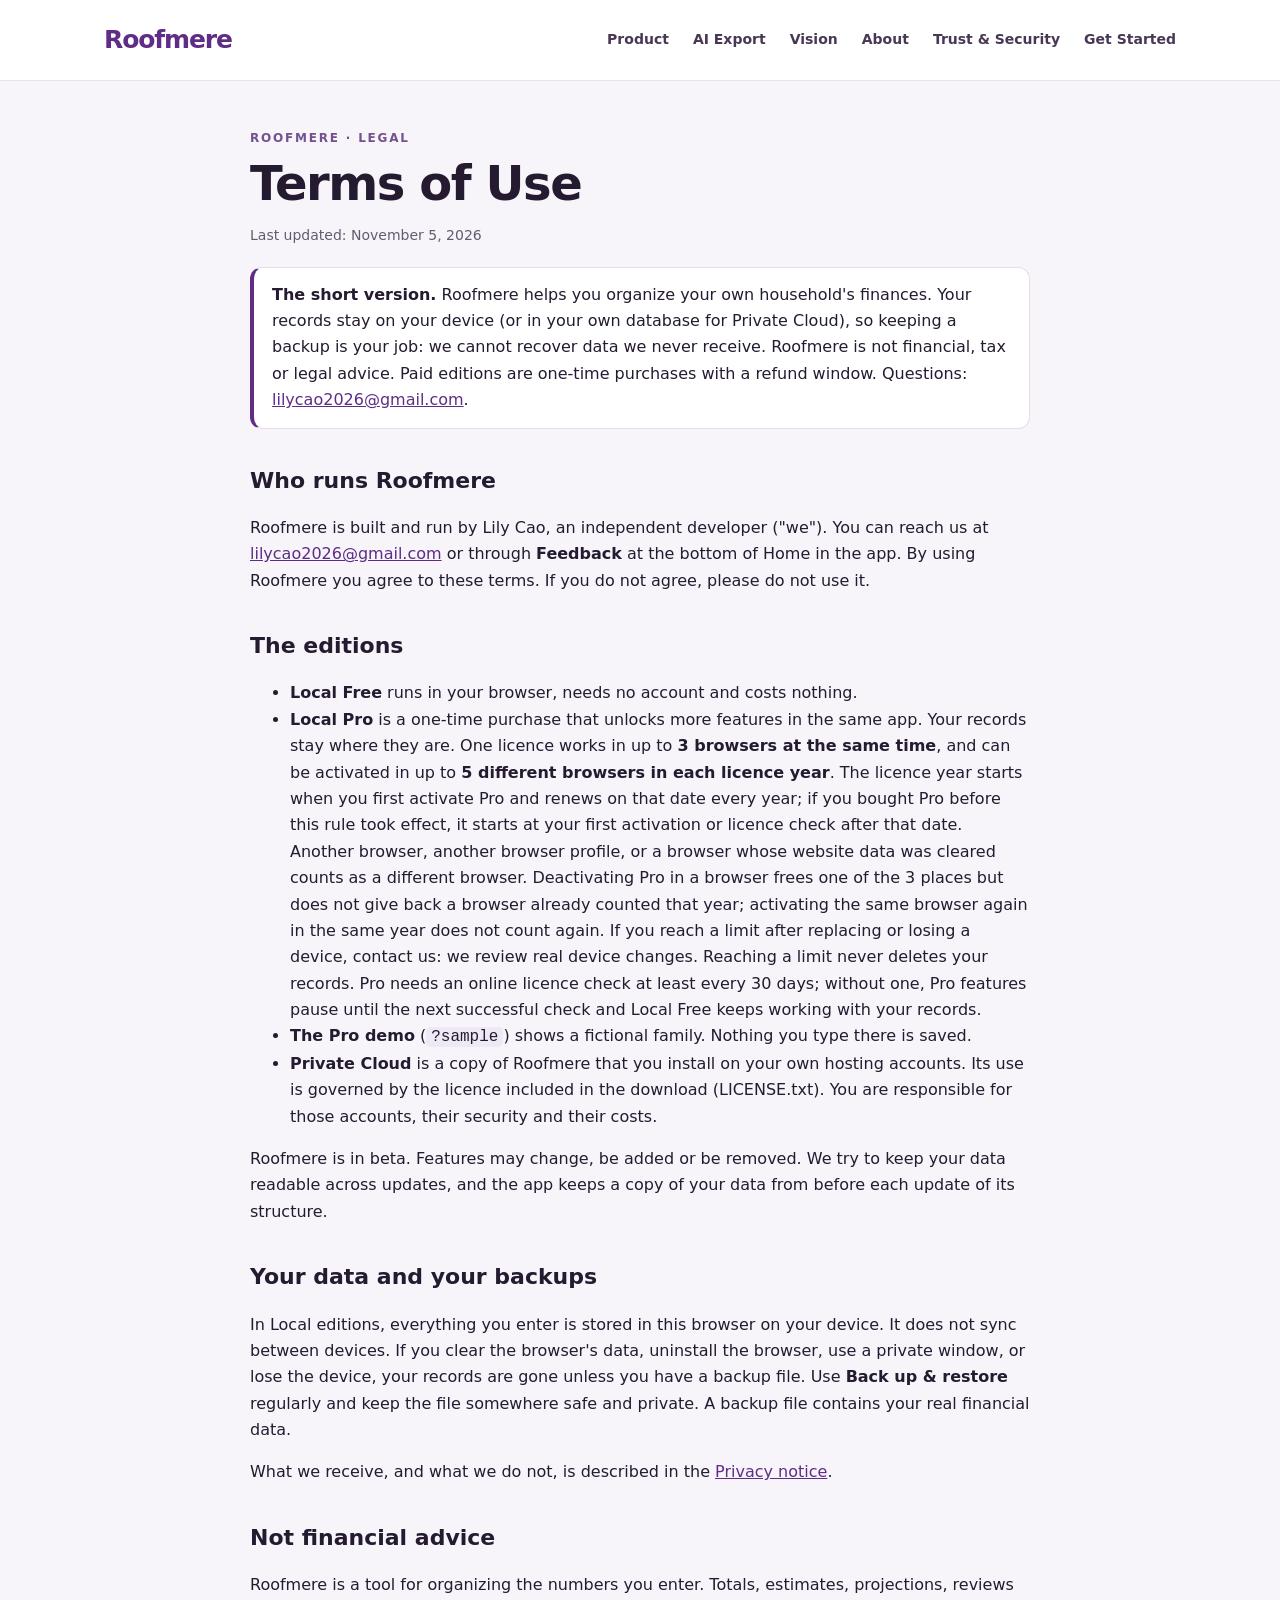
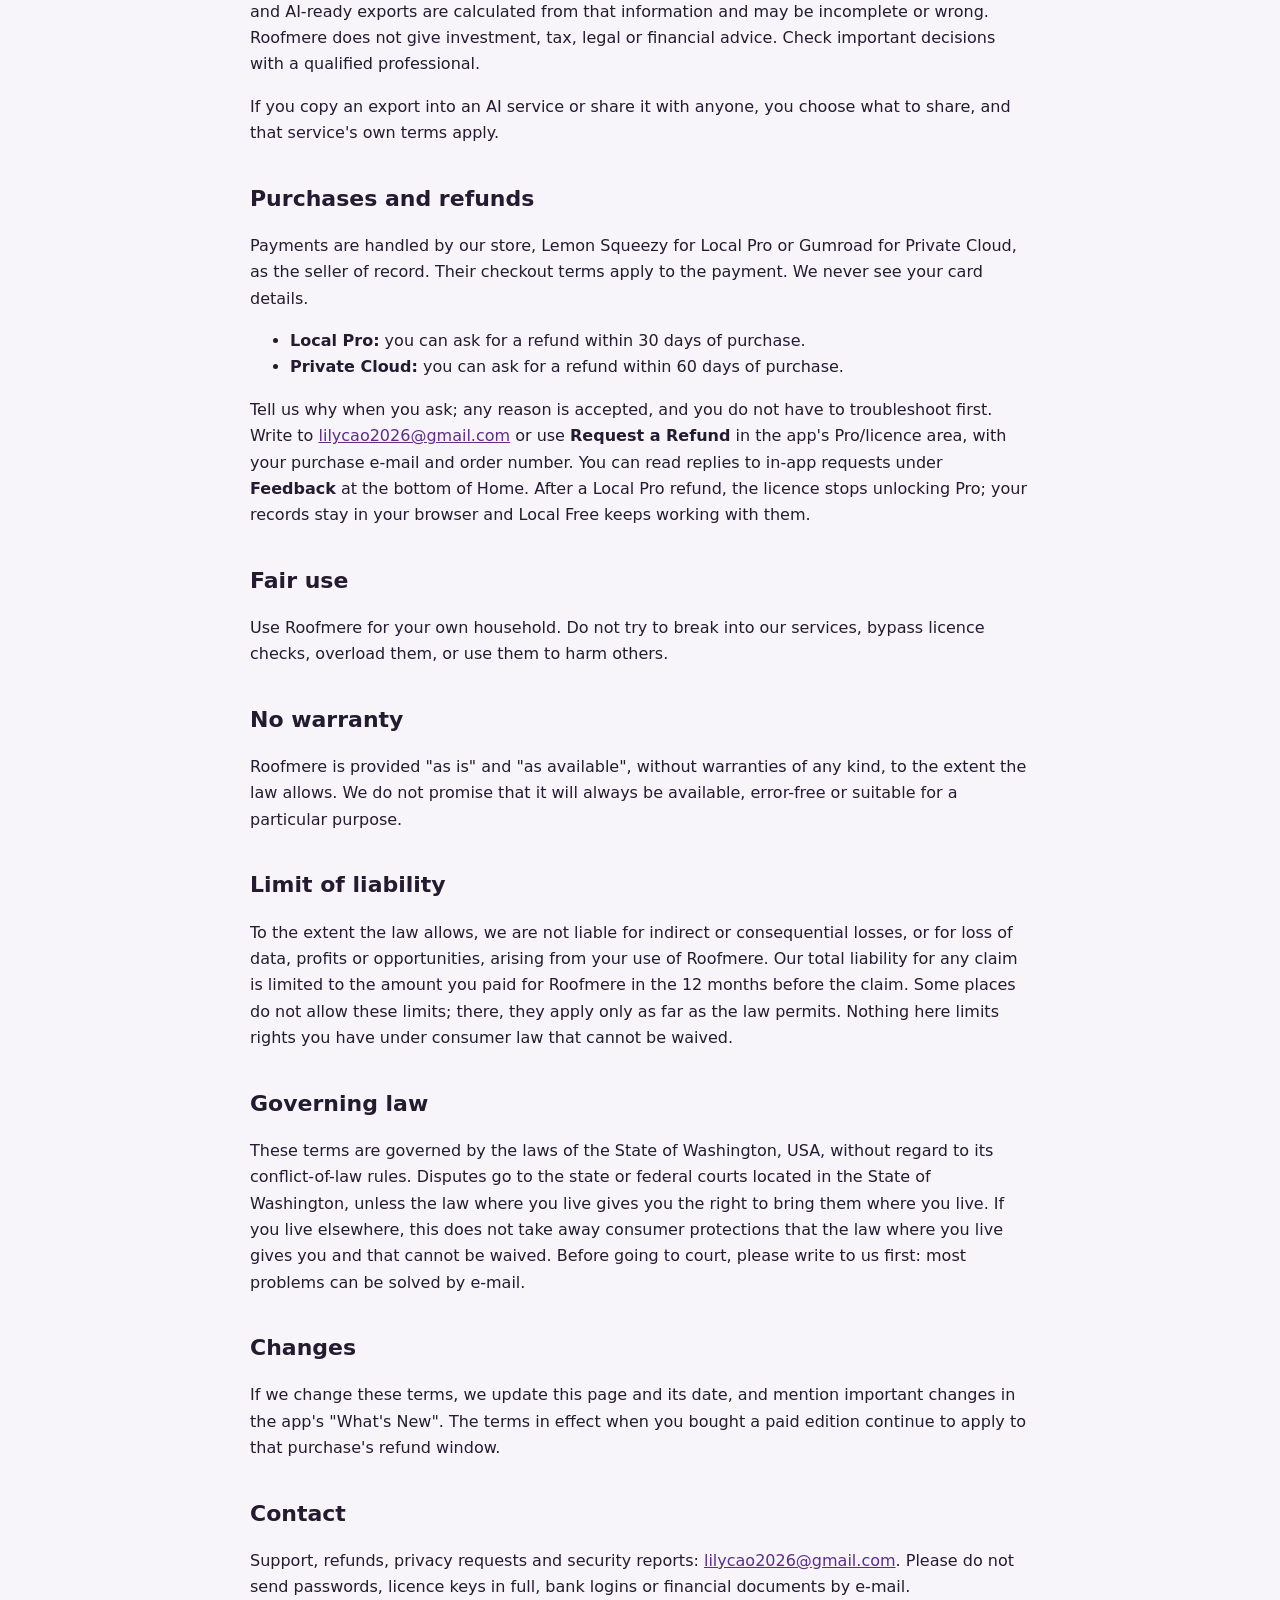
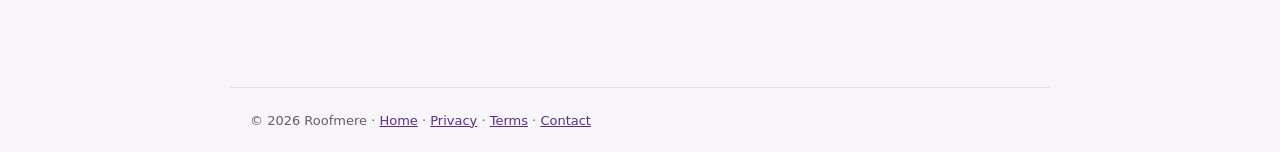
<file: terms.html>
<!doctype html><html lang="en"><head><meta charset="utf-8"><meta name="viewport" content="width=device-width,initial-scale=1"><title>Terms of Use — Roofmere</title><meta name="description" content="The terms for using Roofmere: editions, your data and backups, purchases and refunds, and how to reach us."><link rel="canonical" href="https://roofmere.com/terms.html">
<!-- Same text as legal/terms.html in roofmere-template (the app's /terms.html): change both together. Draft: owner and legal review before launch. -->
<style>:root{--bg:#f7f4fa;--ink:#251b30;--muted:#655b70;--line:#e5ddeb}*{box-sizing:border-box}body{margin:0;background:var(--bg);color:var(--ink);font:16px/1.65 system-ui,-apple-system,sans-serif}a{color:#5f2d86}header{border-bottom:1px solid var(--line);background:#fff}nav,main,footer{max-width:820px;margin:auto;padding:22px 20px}main{padding-top:48px;padding-bottom:70px}.eyebrow{font-size:12px;letter-spacing:.15em;text-transform:uppercase;color:#74518f;font-weight:700}h1{font-size:clamp(32px,5vw,48px);line-height:1.1;letter-spacing:-.03em;margin:8px 0 4px}h2{font-size:22px;margin:34px 0 6px}.updated{color:var(--muted);font-size:14px}.key{background:#fff;border:1px solid var(--line);border-left:4px solid #5f2d86;border-radius:12px;padding:14px 18px;margin:20px 0}.cards{display:grid;grid-template-columns:repeat(auto-fit,minmax(230px,1fr));gap:16px}.card{background:#fff;border:1px solid var(--line);border-radius:14px;padding:20px}.card h3{margin:0 0 6px}.card p{margin:0;color:var(--muted)}.mail{font-size:22px;font-weight:700;word-break:break-all}code{background:#efe8f5;padding:1px 5px;border-radius:5px}footer{border-top:1px solid var(--line);font-size:13px;color:var(--muted)}a:focus-visible{outline:3px solid #9a70ba;outline-offset:3px}</style><link rel="stylesheet" href="assets/site-header.css"><script src="assets/site-header.js" defer></script></head>
<body><header id="site-header"><nav class="site-nav" aria-label="Main navigation"><a class="site-brand" href="index.html">Roofmere</a><div class="site-links"><a href="product.html">Product</a><a href="ai-export.html">AI Export</a><a href="vision.html">Vision</a><a href="about.html">About</a><a href="trust.html">Trust &amp; Security</a><a href="get-started.html">Get Started</a></div></nav></header><main>
<div class="eyebrow">Roofmere · Legal</div>
<h1>Terms of Use</h1>
<p class="updated">Last updated: November 5, 2026</p>

<div class="key"><b>The short version.</b> Roofmere helps you organize your own household's finances. Your records stay on your device (or in your own database for Private Cloud), so keeping a backup is your job: we cannot recover data we never receive. Roofmere is not financial, tax or legal advice. Paid editions are one-time purchases with a refund window. Questions: <a href="mailto:lilycao2026@gmail.com">lilycao2026@gmail.com</a>.</div>

<h2>Who runs Roofmere</h2>
<p>Roofmere is built and run by Lily Cao, an independent developer ("we"). You can reach us at <a href="mailto:lilycao2026@gmail.com">lilycao2026@gmail.com</a> or through <b>Feedback</b> at the bottom of Home in the app. By using Roofmere you agree to these terms. If you do not agree, please do not use it.</p>

<h2>The editions</h2>
<ul>
<li><b>Local Free</b> runs in your browser, needs no account and costs nothing.</li>
<li><b>Local Pro</b> is a one-time purchase that unlocks more features in the same app. Your records stay where they are. One licence works in up to <b>3 browsers at the same time</b>, and can be activated in up to <b>5 different browsers in each licence year</b>. The licence year starts when you first activate Pro and renews on that date every year; if you bought Pro before this rule took effect, it starts at your first activation or licence check after that date. Another browser, another browser profile, or a browser whose website data was cleared counts as a different browser. Deactivating Pro in a browser frees one of the 3 places but does not give back a browser already counted that year; activating the same browser again in the same year does not count again. If you reach a limit after replacing or losing a device, contact us: we review real device changes. Reaching a limit never deletes your records. Pro needs an online licence check at least every 30 days; without one, Pro features pause until the next successful check and Local Free keeps working with your records.</li>
<li><b>The Pro demo</b> (<code>?sample</code>) shows a fictional family. Nothing you type there is saved.</li>
<li><b>Private Cloud</b> is a copy of Roofmere that you install on your own hosting accounts. Its use is governed by the licence included in the download (LICENSE.txt). You are responsible for those accounts, their security and their costs.</li>
</ul>
<p>Roofmere is in beta. Features may change, be added or be removed. We try to keep your data readable across updates, and the app keeps a copy of your data from before each update of its structure.</p>

<h2>Your data and your backups</h2>
<p>In Local editions, everything you enter is stored in this browser on your device. It does not sync between devices. If you clear the browser's data, uninstall the browser, use a private window, or lose the device, your records are gone unless you have a backup file. Use <b>Back up &amp; restore</b> regularly and keep the file somewhere safe and private. A backup file contains your real financial data.</p>
<p>What we receive, and what we do not, is described in the <a href="privacy.html">Privacy notice</a>.</p>

<h2>Not financial advice</h2>
<p>Roofmere is a tool for organizing the numbers you enter. Totals, estimates, projections, reviews and AI-ready exports are calculated from that information and may be incomplete or wrong. Roofmere does not give investment, tax, legal or financial advice. Check important decisions with a qualified professional.</p>
<p>If you copy an export into an AI service or share it with anyone, you choose what to share, and that service's own terms apply.</p>

<h2>Purchases and refunds</h2>
<p>Payments are handled by our store, Lemon Squeezy for Local Pro or Gumroad for Private Cloud, as the seller of record. Their checkout terms apply to the payment. We never see your card details.</p>
<ul>
<li><b>Local Pro:</b> you can ask for a refund within 30 days of purchase.</li>
<li><b>Private Cloud:</b> you can ask for a refund within 60 days of purchase.</li>
</ul>
<p>Tell us why when you ask; any reason is accepted, and you do not have to troubleshoot first. Write to <a href="mailto:lilycao2026@gmail.com">lilycao2026@gmail.com</a> or use <b>Request a Refund</b> in the app's Pro/licence area, with your purchase e-mail and order number. You can read replies to in-app requests under <b>Feedback</b> at the bottom of Home. After a Local Pro refund, the licence stops unlocking Pro; your records stay in your browser and Local Free keeps working with them.</p>

<h2>Fair use</h2>
<p>Use Roofmere for your own household. Do not try to break into our services, bypass licence checks, overload them, or use them to harm others.</p>

<h2>No warranty</h2>
<p>Roofmere is provided "as is" and "as available", without warranties of any kind, to the extent the law allows. We do not promise that it will always be available, error-free or suitable for a particular purpose.</p>

<h2>Limit of liability</h2>
<p>To the extent the law allows, we are not liable for indirect or consequential losses, or for loss of data, profits or opportunities, arising from your use of Roofmere. Our total liability for any claim is limited to the amount you paid for Roofmere in the 12 months before the claim. Some places do not allow these limits; there, they apply only as far as the law permits. Nothing here limits rights you have under consumer law that cannot be waived.</p>

<h2>Governing law</h2>
<p>These terms are governed by the laws of the State of Washington, USA, without regard to its conflict-of-law rules. Disputes go to the state or federal courts located in the State of Washington, unless the law where you live gives you the right to bring them where you live. If you live elsewhere, this does not take away consumer protections that the law where you live gives you and that cannot be waived. Before going to court, please write to us first: most problems can be solved by e-mail.</p>

<h2>Changes</h2>
<p>If we change these terms, we update this page and its date, and mention important changes in the app's "What's New". The terms in effect when you bought a paid edition continue to apply to that purchase's refund window.</p>

<h2>Contact</h2>
<p>Support, refunds, privacy requests and security reports: <a href="mailto:lilycao2026@gmail.com">lilycao2026@gmail.com</a>. Please do not send passwords, licence keys in full, bank logins or financial documents by e-mail.</p>

</main><footer>© 2026 Roofmere · <a href="index.html">Home</a> · <a href="privacy.html">Privacy</a> · <a href="terms.html">Terms</a> · <a href="contact.html">Contact</a></footer></body></html>
</file>
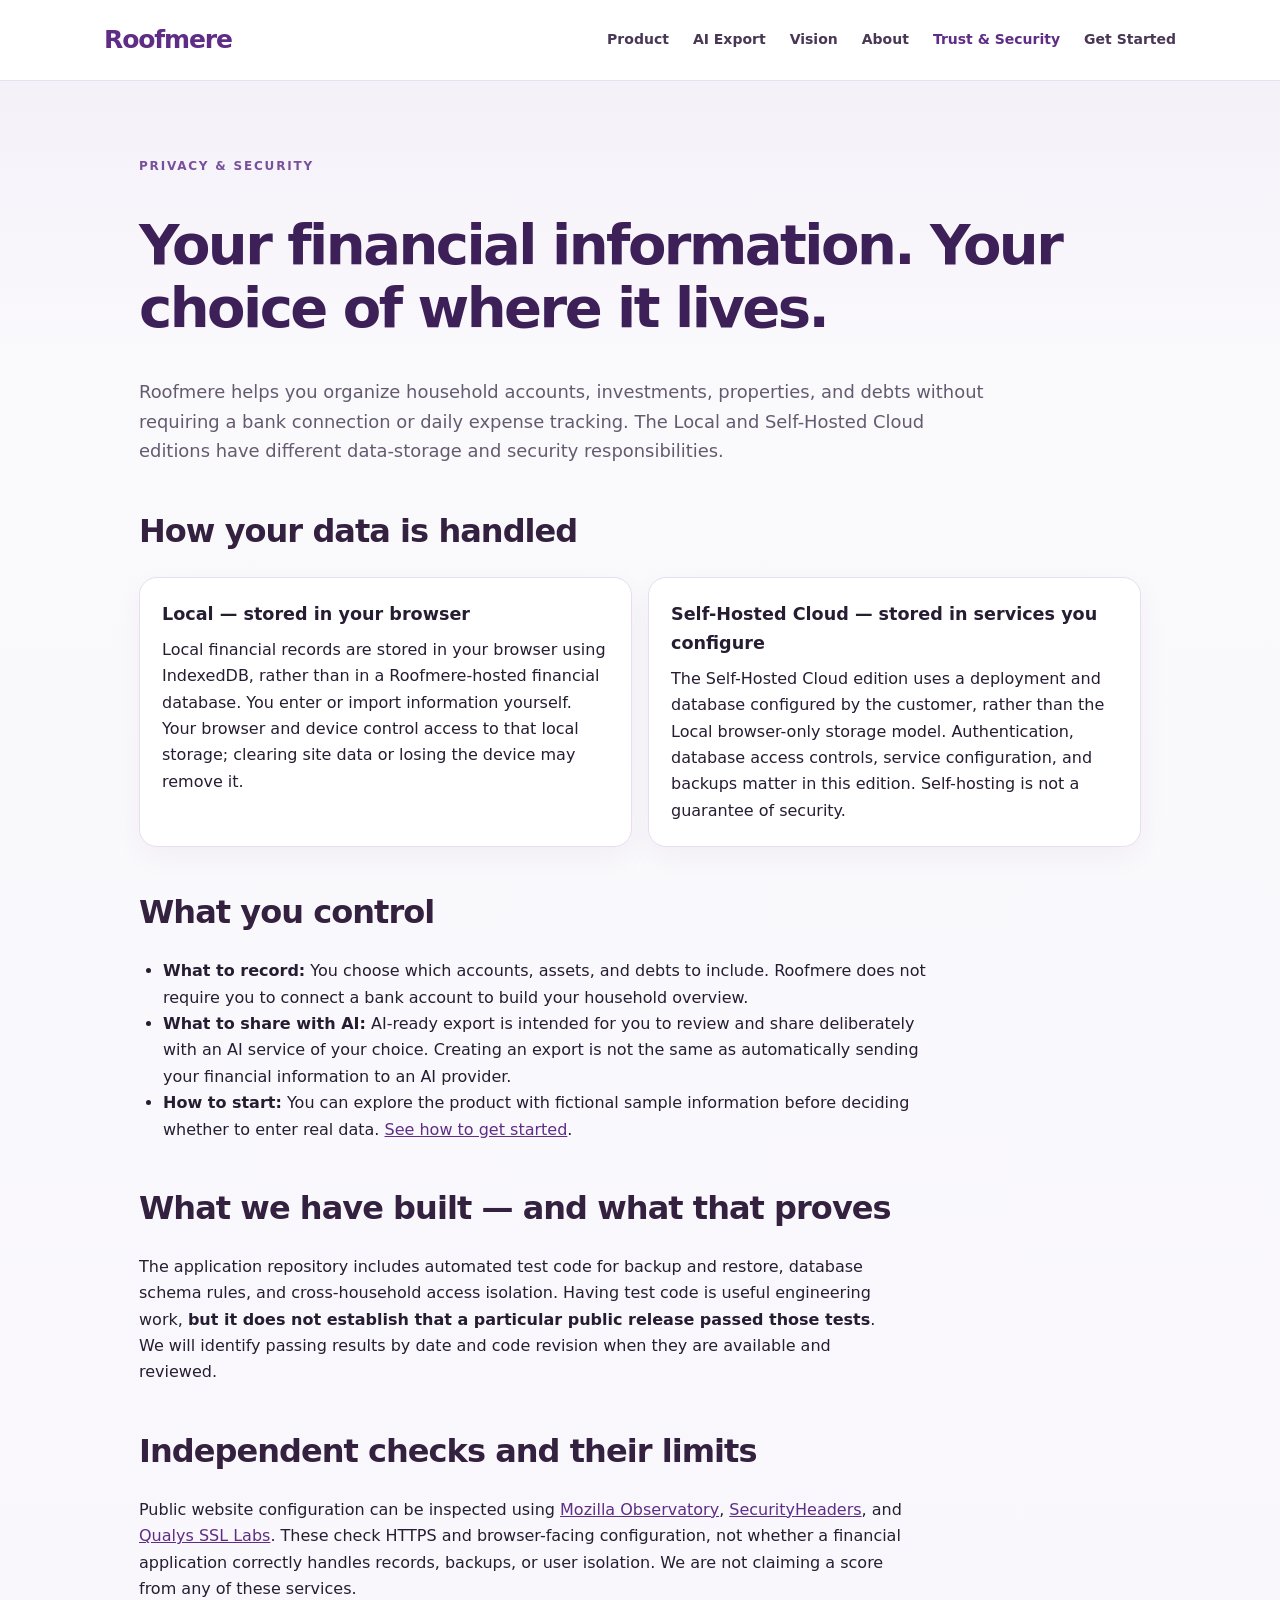
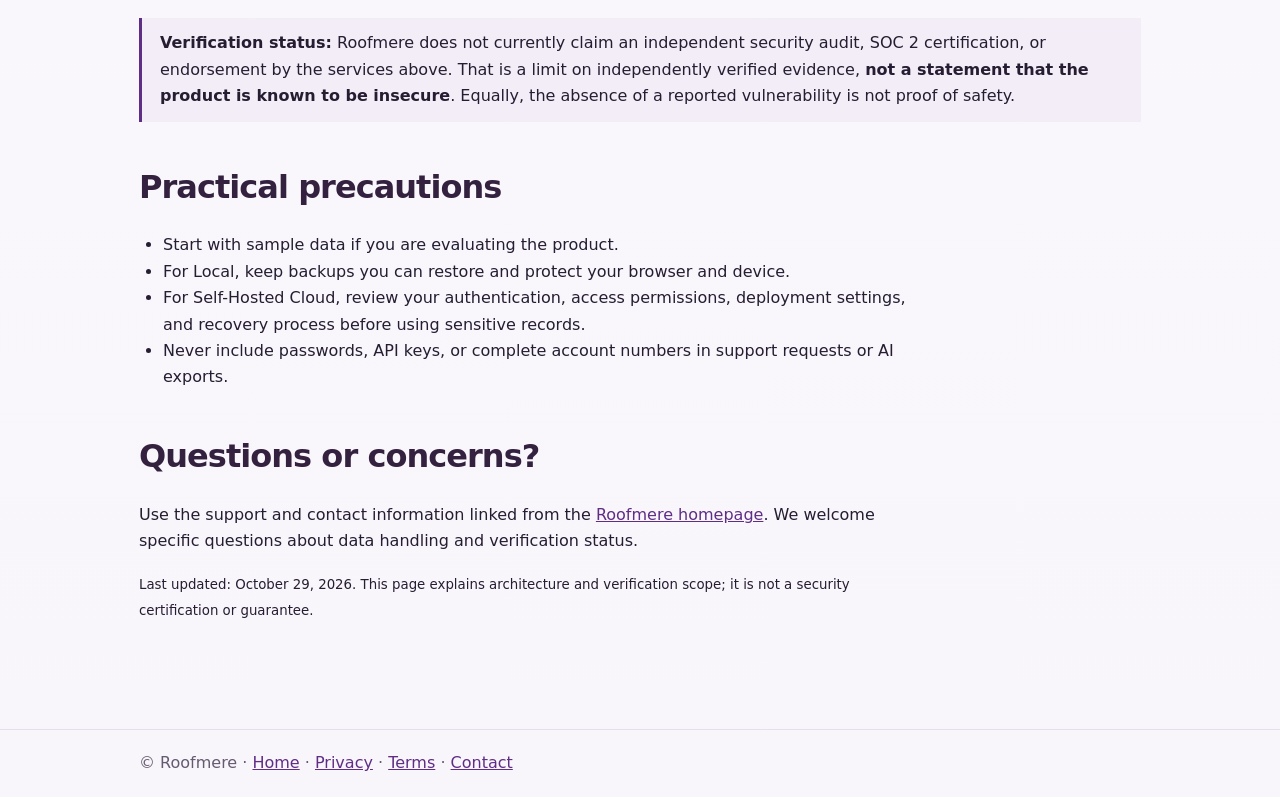
<file: trust.html>
<!doctype html>
<html lang="en"><head><meta charset="utf-8"><meta name="viewport" content="width=device-width,initial-scale=1"><meta name="description" content="Understand how Roofmere stores your financial information, what you control, and what has and has not been independently verified."><title>Privacy, Trust & Security — Roofmere</title><link rel="canonical" href="https://roofmere.com/trust.html"><meta property="og:url" content="https://roofmere.com/trust.html">
<link rel="stylesheet" href="assets/site-header.css?v=trust-nav-20261030"><style>:root{color-scheme:light;--ink:#261d32;--muted:#655b71;--purple:#5f2d86;--line:#e7deef}*{box-sizing:border-box}body{margin:0;background:linear-gradient(180deg,#f3eef8 0,#faf9fc 360px,#f8f6fb 100%);color:var(--ink);font:16px/1.65 system-ui,-apple-system,Segoe UI,sans-serif}footer{background:transparent;border-bottom:1px solid var(--line)}main,footer>div{max-width:1050px;margin:auto;padding:20px 24px}header a{color:var(--purple);font-weight:700;text-decoration:none}main{padding-top:64px;padding-bottom:90px}h1{font-size:clamp(2.2rem,5vw,3.5rem);line-height:1.12;letter-spacing:-.045em;color:#3d2058}h2{font-size:clamp(1.45rem,3vw,2rem);line-height:1.2;letter-spacing:-.03em;color:#33213f;margin-top:46px}p,li{max-width:75ch}.lead{font-size:1.12rem;color:var(--muted)}.note{border-left:3px solid var(--purple);padding:12px 18px;background:#f2edf6}.cards{display:grid;grid-template-columns:1fr 1fr;gap:16px}.card{border:1px solid #e7deef;border-radius:18px;background:white;padding:22px;box-shadow:0 10px 30px #3e22570b}.card h3{margin:0 0 8px;font-size:1.1rem}.card p{margin:0}a{color:var(--purple)}ul{padding-left:24px}footer{border-top:1px solid var(--line);border-bottom:0;color:var(--muted)}@media(max-width:650px){.cards{grid-template-columns:1fr}main{padding-top:28px}}</style></head>
<body><header id="site-header"><nav class="site-nav" aria-label="Main navigation"><a class="site-brand" href="index.html">Roofmere</a><div class="site-links"><a href="product.html">Product</a><a href="ai-export.html">AI Export</a><a href="vision.html">Vision</a><a href="about.html">About</a><a href="trust.html" aria-current="page">Trust &amp; Security</a><a href="get-started.html">Get Started</a></div></nav></header><main><p style="font-size:12px;font-weight:800;letter-spacing:.15em;text-transform:uppercase;color:#79519a">Privacy &amp; security</p>
<h1>Your financial information. Your choice of where it lives.</h1>
<p class="lead">Roofmere helps you organize household accounts, investments, properties, and debts without requiring a bank connection or daily expense tracking. The Local and Self-Hosted Cloud editions have different data-storage and security responsibilities.</p>
<h2>How your data is handled</h2>
<div class="cards"><section class="card"><h3>Local — stored in your browser</h3><p>Local financial records are stored in your browser using IndexedDB, rather than in a Roofmere-hosted financial database. You enter or import information yourself. Your browser and device control access to that local storage; clearing site data or losing the device may remove it.</p></section><section class="card"><h3>Self-Hosted Cloud — stored in services you configure</h3><p>The Self-Hosted Cloud edition uses a deployment and database configured by the customer, rather than the Local browser-only storage model. Authentication, database access controls, service configuration, and backups matter in this edition. Self-hosting is not a guarantee of security.</p></section></div>
<h2>What you control</h2><ul><li><strong>What to record:</strong> You choose which accounts, assets, and debts to include. Roofmere does not require you to connect a bank account to build your household overview.</li><li><strong>What to share with AI:</strong> AI-ready export is intended for you to review and share deliberately with an AI service of your choice. Creating an export is not the same as automatically sending your financial information to an AI provider.</li><li><strong>How to start:</strong> You can explore the product with fictional sample information before deciding whether to enter real data. <a href="get-started.html">See how to get started</a>.</li></ul>
<h2>What we have built — and what that proves</h2><p>The application repository includes automated test code for backup and restore, database schema rules, and cross-household access isolation. Having test code is useful engineering work, <strong>but it does not establish that a particular public release passed those tests</strong>. We will identify passing results by date and code revision when they are available and reviewed.</p>
<h2>Independent checks and their limits</h2><p>Public website configuration can be inspected using <a href="https://observatory.mozilla.org/">Mozilla Observatory</a>, <a href="https://securityheaders.com/">SecurityHeaders</a>, and <a href="https://www.ssllabs.com/ssltest/">Qualys SSL Labs</a>. These check HTTPS and browser-facing configuration, not whether a financial application correctly handles records, backups, or user isolation. We are not claiming a score from any of these services.</p>
<div class="note"><strong>Verification status:</strong> Roofmere does not currently claim an independent security audit, SOC 2 certification, or endorsement by the services above. That is a limit on independently verified evidence, <strong>not a statement that the product is known to be insecure</strong>. Equally, the absence of a reported vulnerability is not proof of safety.</div>
<h2>Practical precautions</h2><ul><li>Start with sample data if you are evaluating the product.</li><li>For Local, keep backups you can restore and protect your browser and device.</li><li>For Self-Hosted Cloud, review your authentication, access permissions, deployment settings, and recovery process before using sensitive records.</li><li>Never include passwords, API keys, or complete account numbers in support requests or AI exports.</li></ul>
<h2>Questions or concerns?</h2><p>Use the support and contact information linked from the <a href="/">Roofmere homepage</a>. We welcome specific questions about data handling and verification status.</p>
<p><small>Last updated: October 29, 2026. This page explains architecture and verification scope; it is not a security certification or guarantee.</small></p></main><footer><div>© Roofmere · <a href="/">Home</a> · <a href="/privacy.html">Privacy</a> · <a href="/terms.html">Terms</a> · <a href="/contact.html">Contact</a></div></footer><script src="assets/site-header.js?v=trust-nav-20261030" defer></script></body></html>
</file>
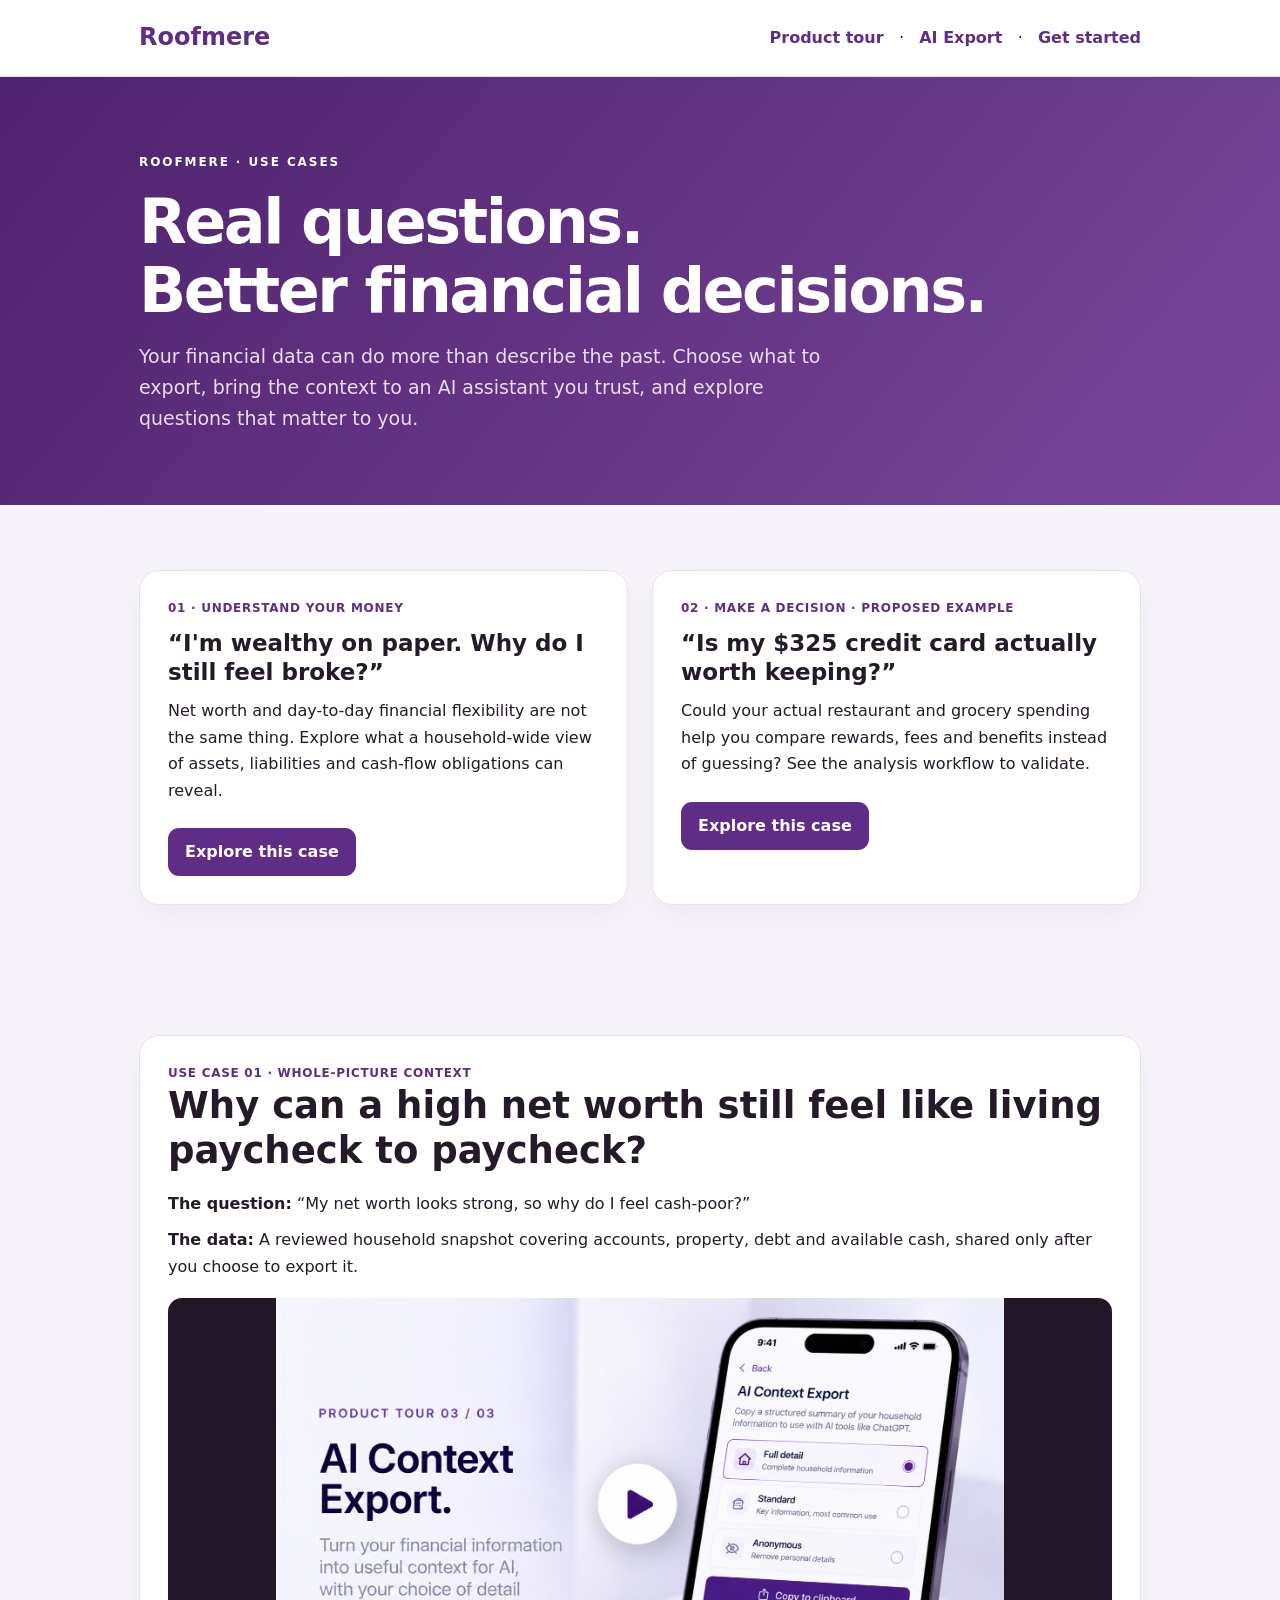
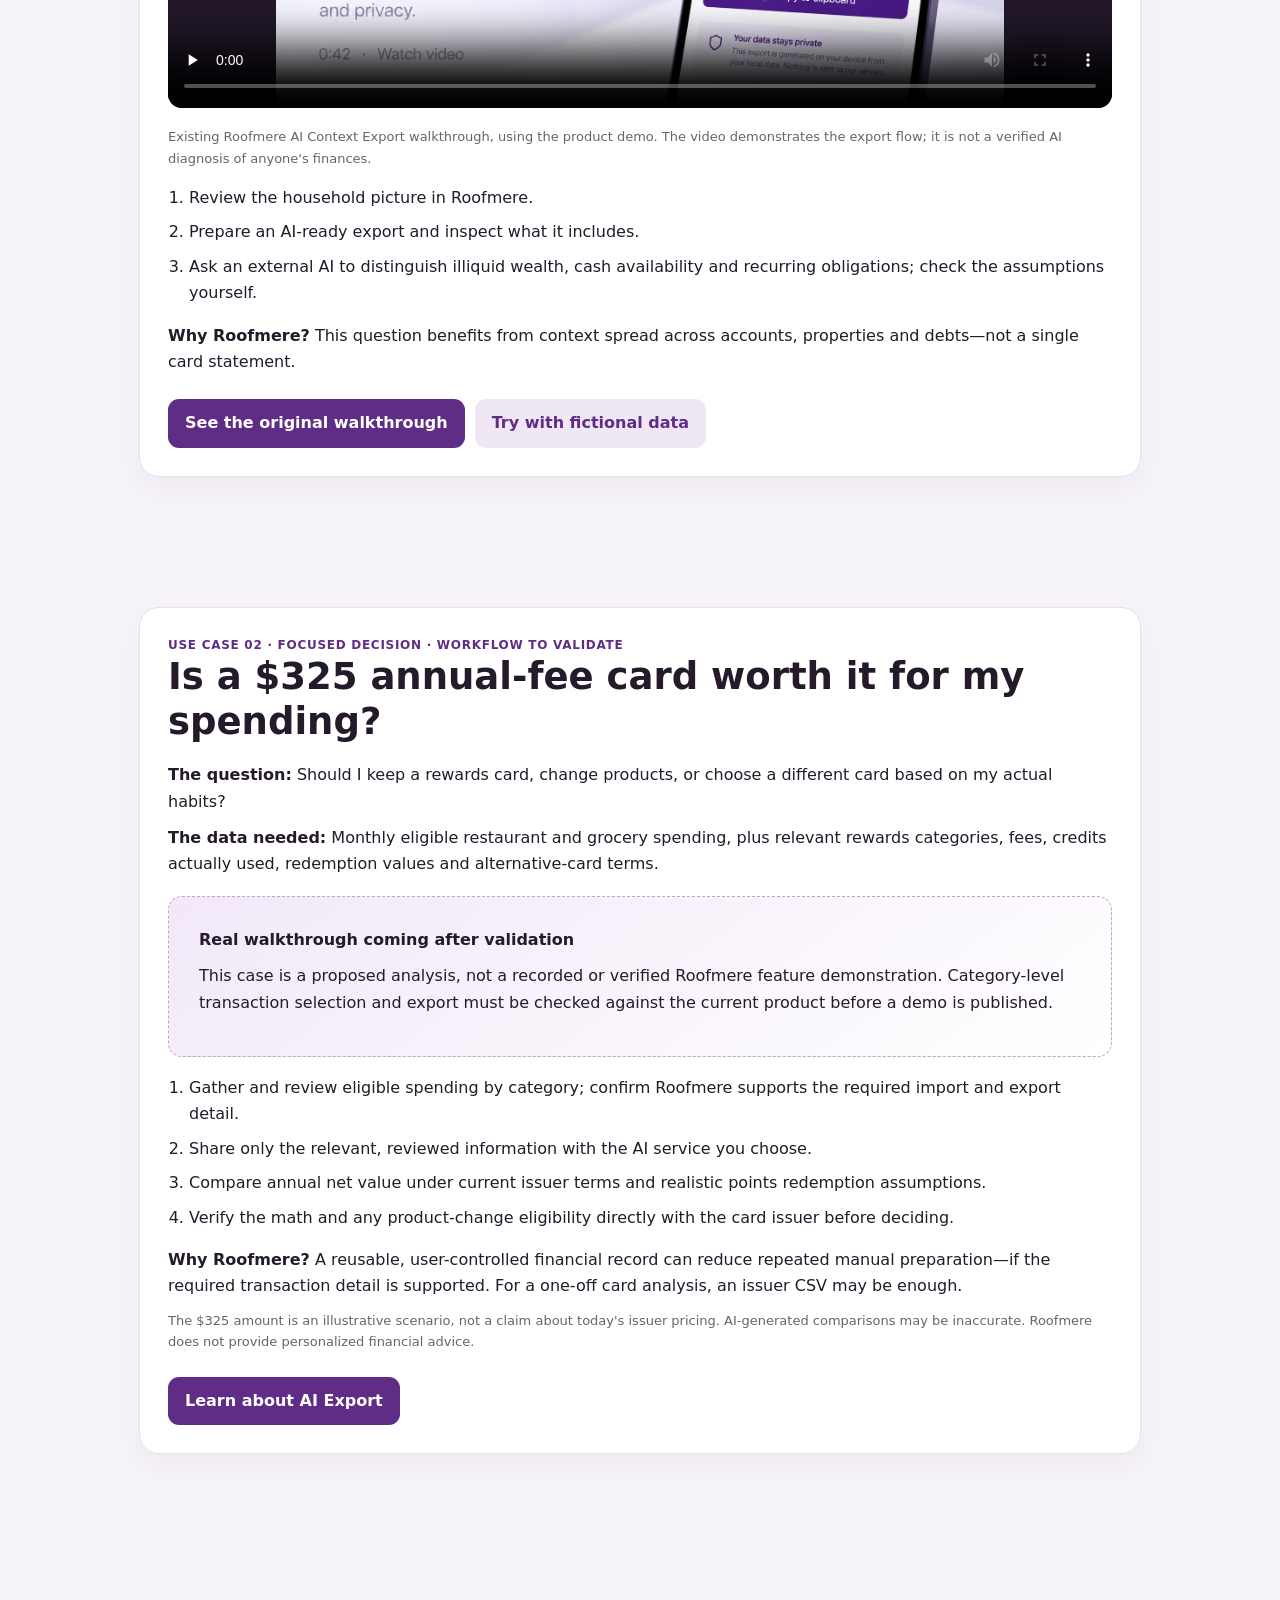
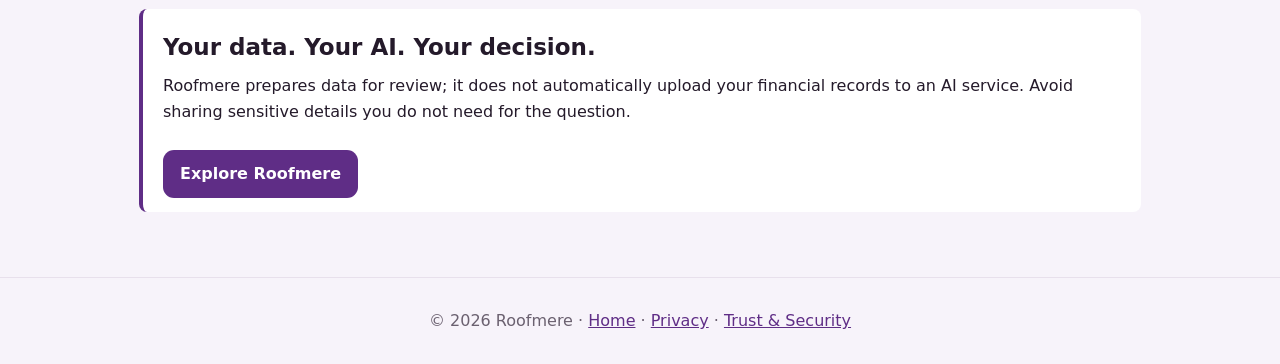
<file: use-cases.html>
<!doctype html>
<html lang="en"><head><meta charset="utf-8"><meta name="viewport" content="width=device-width,initial-scale=1">
<title>Real Questions, Better Financial Decisions | Roofmere Use Cases</title>
<meta name="description" content="Explore practical ways to use your own household financial data with AI: understand why net worth can feel different from cash flow, and evaluate credit card rewards.">
<link rel="canonical" href="https://roofmere.com/use-cases.html">
<style>
:root{--purple:#5f2d86;--ink:#241a2a;--muted:#6b6170;--line:#e8e0ec;--soft:#f7f3fa}
*{box-sizing:border-box}body{margin:0;background:var(--soft);color:var(--ink);font:16px/1.65 system-ui,-apple-system,"Segoe UI",sans-serif}a{color:var(--purple)}header{background:#fff;border-bottom:1px solid var(--line)}nav{max-width:1050px;margin:auto;padding:18px 24px;display:flex;justify-content:space-between;gap:18px;align-items:center;flex-wrap:wrap}nav a{text-decoration:none;font-weight:650}.brand{font-size:24px;font-weight:850}.wrap{max-width:1050px;margin:auto;padding:0 24px}.hero{padding:76px 0 60px;background:linear-gradient(130deg,#4e226e,#78479a);color:white}.eyebrow{text-transform:uppercase;letter-spacing:.16em;font-size:12px;font-weight:800}h1{font-size:clamp(38px,6vw,62px);line-height:1.1;letter-spacing:-.04em;margin:16px 0}h2{font-size:clamp(27px,4vw,37px);line-height:1.2;margin:0 0 18px}h3{font-size:23px;line-height:1.3;margin:10px 0}p{margin:10px 0}.lead{font-size:19px;max-width:720px;color:#e9ddec}.section{padding:65px 0}.grid{display:grid;grid-template-columns:repeat(2,minmax(0,1fr));gap:24px}.card{background:#fff;border:1px solid var(--line);border-radius:20px;padding:28px;box-shadow:0 12px 30px #2c13330b}.tag{font-size:12px;letter-spacing:.06em;font-weight:800;color:var(--purple);text-transform:uppercase}.muted,.note{color:var(--muted)}.note{font-size:13px}.btn{display:inline-block;padding:11px 17px;background:var(--purple);color:#fff;text-decoration:none;font-weight:750;border-radius:11px;margin:14px 10px 0 0}.btn.secondary{background:#f0e7f5;color:var(--purple)}.steps{padding-left:21px}.steps li{margin:8px 0}.media{border-radius:14px;overflow:hidden;background:#211729;margin:18px 0}.media video{display:block;width:100%;max-height:410px}.media img{display:block;width:100%}.placeholder{background:linear-gradient(145deg,#f2e8f8,#fff);border:1px dashed #bca6c9;border-radius:14px;padding:30px;margin:18px 0}.callout{border-left:4px solid var(--purple);padding:14px 20px;background:white;border-radius:8px;margin-top:25px}footer{padding:30px 24px;text-align:center;border-top:1px solid var(--line);color:var(--muted)}@media(max-width:720px){.grid{grid-template-columns:1fr}.hero{padding:55px 0}.section{padding:45px 0}.card{padding:21px}}
</style></head><body><header><nav aria-label="Main navigation"><a class="brand" href="index.html">Roofmere</a><div><a href="product.html">Product tour</a> &nbsp; · &nbsp; <a href="ai-export.html">AI Export</a> &nbsp; · &nbsp; <a href="get-started.html">Get started</a></div></nav></header>
<main><div class="hero"><div class="wrap"><div class="eyebrow">Roofmere · Use cases</div><h1>Real questions.<br>Better financial decisions.</h1><p class="lead">Your financial data can do more than describe the past. Choose what to export, bring the context to an AI assistant you trust, and explore questions that matter to you.</p></div></div>
<section class="section"><div class="wrap"><div class="grid">
<article class="card"><div class="tag">01 · Understand your money</div><h3>“I'm wealthy on paper. Why do I still feel broke?”</h3><p>Net worth and day-to-day financial flexibility are not the same thing. Explore what a household-wide view of assets, liabilities and cash-flow obligations can reveal.</p><a href="#wealth" class="btn">Explore this case</a></article>
<article class="card"><div class="tag">02 · Make a decision · Proposed example</div><h3>“Is my $325 credit card actually worth keeping?”</h3><p>Could your actual restaurant and grocery spending help you compare rewards, fees and benefits instead of guessing? See the analysis workflow to validate.</p><a href="#card" class="btn">Explore this case</a></article>
</div></div></section>
<section class="section" id="wealth"><div class="wrap"><article class="card"><div class="tag">Use case 01 · Whole-picture context</div><h2>Why can a high net worth still feel like living paycheck to paycheck?</h2><p><strong>The question:</strong> “My net worth looks strong, so why do I feel cash-poor?”</p><p><strong>The data:</strong> A reviewed household snapshot covering accounts, property, debt and available cash, shared only after you choose to export it.</p><div class="media"><video controls playsinline preload="none" poster="assets/posters/D1647B01-AD62-45D1-A59C-9535E9996967.png" aria-label="Roofmere AI Context Export walkthrough"><source src="roofmere-03-ai-context-export.mp4" type="video/mp4">Your browser does not support this video. <a href="product.html#ai-export">View the product tour</a>.</video></div><p class="note">Existing Roofmere AI Context Export walkthrough, using the product demo. The video demonstrates the export flow; it is not a verified AI diagnosis of anyone's finances.</p><ol class="steps"><li>Review the household picture in Roofmere.</li><li>Prepare an AI-ready export and inspect what it includes.</li><li>Ask an external AI to distinguish illiquid wealth, cash availability and recurring obligations; check the assumptions yourself.</li></ol><p><strong>Why Roofmere?</strong> This question benefits from context spread across accounts, properties and debts—not a single card statement.</p><a class="btn" href="product.html#ai-export">See the original walkthrough</a><a class="btn secondary" href="https://roofmere.netlify.app/?sample&amp;tab=export" rel="noopener noreferrer" target="_blank">Try with fictional data</a></article></div></section>
<section class="section" id="card"><div class="wrap"><article class="card"><div class="tag">Use case 02 · Focused decision · Workflow to validate</div><h2>Is a $325 annual-fee card worth it for my spending?</h2><p><strong>The question:</strong> Should I keep a rewards card, change products, or choose a different card based on my actual habits?</p><p><strong>The data needed:</strong> Monthly eligible restaurant and grocery spending, plus relevant rewards categories, fees, credits actually used, redemption values and alternative-card terms.</p><div class="placeholder"><strong>Real walkthrough coming after validation</strong><p>This case is a proposed analysis, not a recorded or verified Roofmere feature demonstration. Category-level transaction selection and export must be checked against the current product before a demo is published.</p></div><ol class="steps"><li>Gather and review eligible spending by category; confirm Roofmere supports the required import and export detail.</li><li>Share only the relevant, reviewed information with the AI service you choose.</li><li>Compare annual net value under current issuer terms and realistic points redemption assumptions.</li><li>Verify the math and any product-change eligibility directly with the card issuer before deciding.</li></ol><p><strong>Why Roofmere?</strong> A reusable, user-controlled financial record can reduce repeated manual preparation—if the required transaction detail is supported. For a one-off card analysis, an issuer CSV may be enough.</p><p class="note">The $325 amount is an illustrative scenario, not a claim about today's issuer pricing. AI-generated comparisons may be inaccurate. Roofmere does not provide personalized financial advice.</p><a class="btn" href="ai-export.html">Learn about AI Export</a></article></div></section>
<section class="section"><div class="wrap"><div class="callout"><h3>Your data. Your AI. Your decision.</h3><p>Roofmere prepares data for review; it does not automatically upload your financial records to an AI service. Avoid sharing sensitive details you do not need for the question.</p><a class="btn" href="get-started.html">Explore Roofmere</a></div></div></section></main>
<footer>© 2026 Roofmere · <a href="index.html">Home</a> · <a href="privacy.html">Privacy</a> · <a href="trust.html">Trust &amp; Security</a></footer></body></html>
</file>
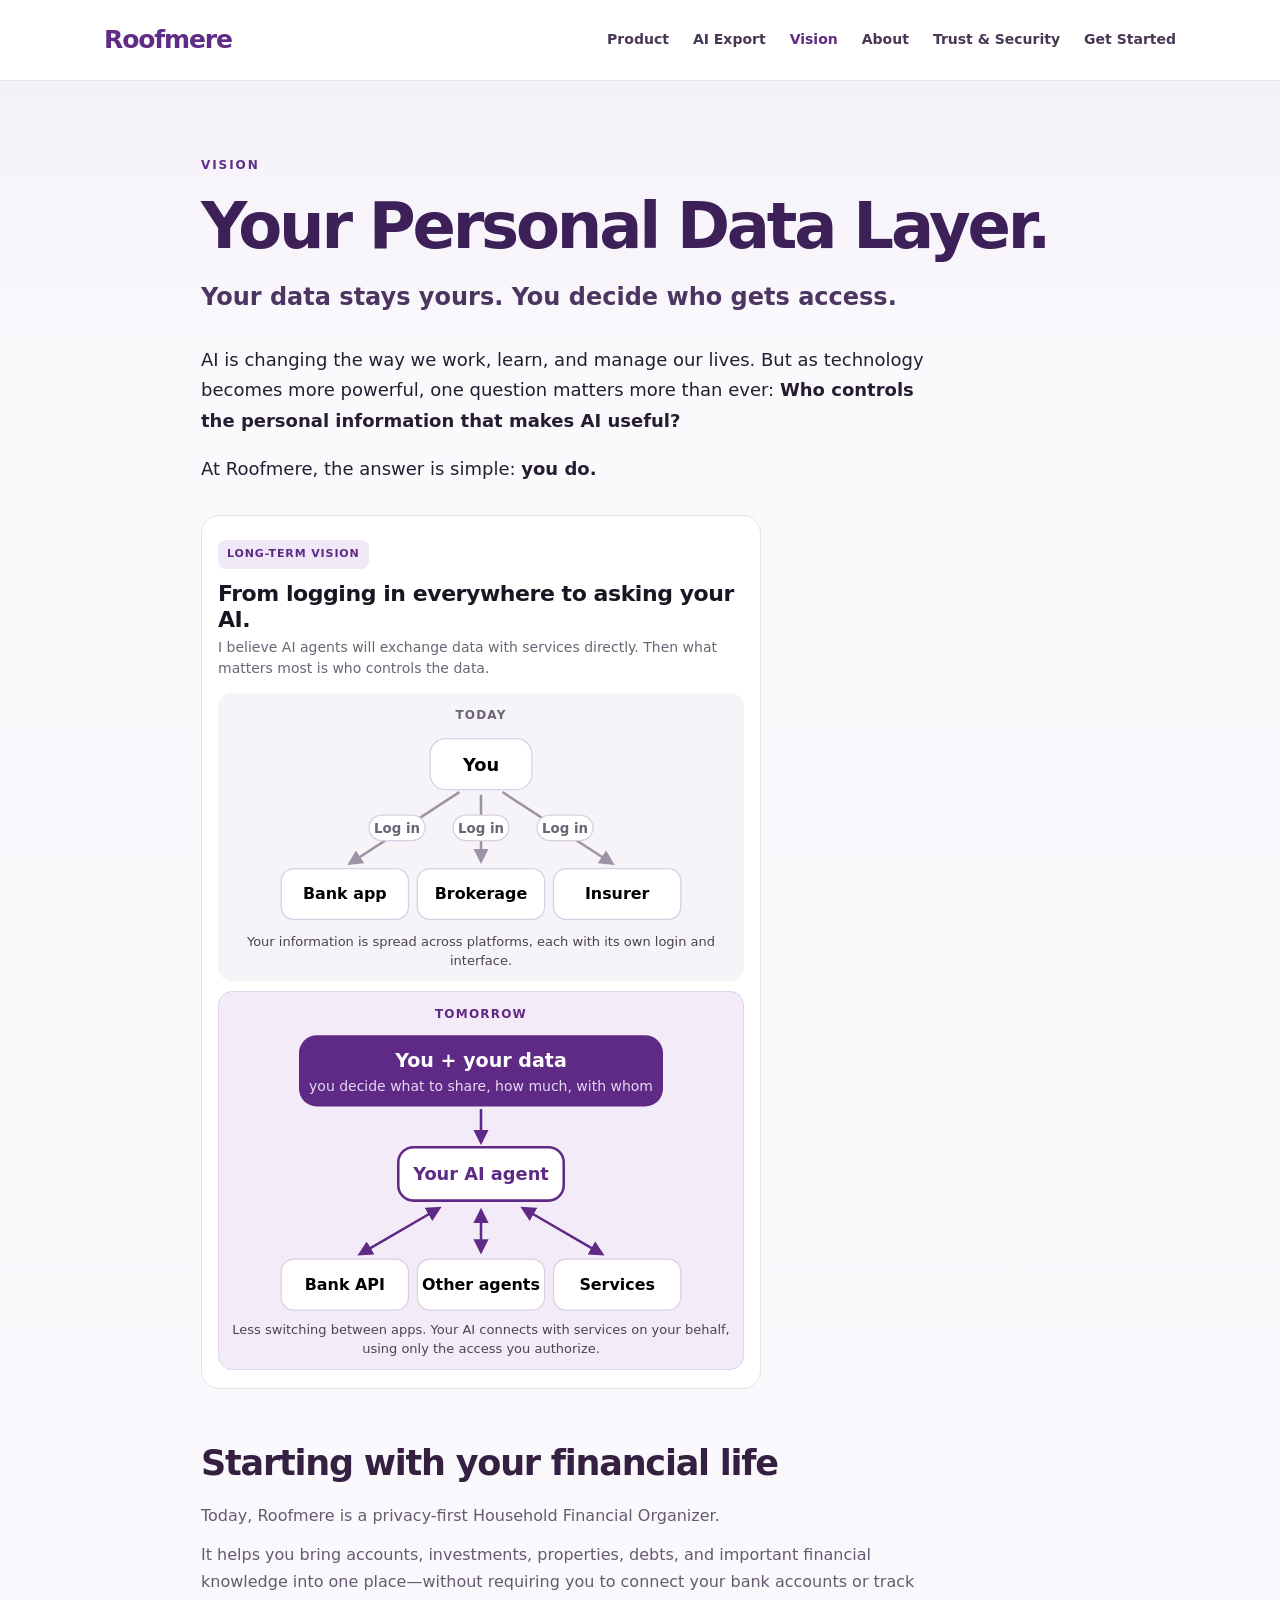
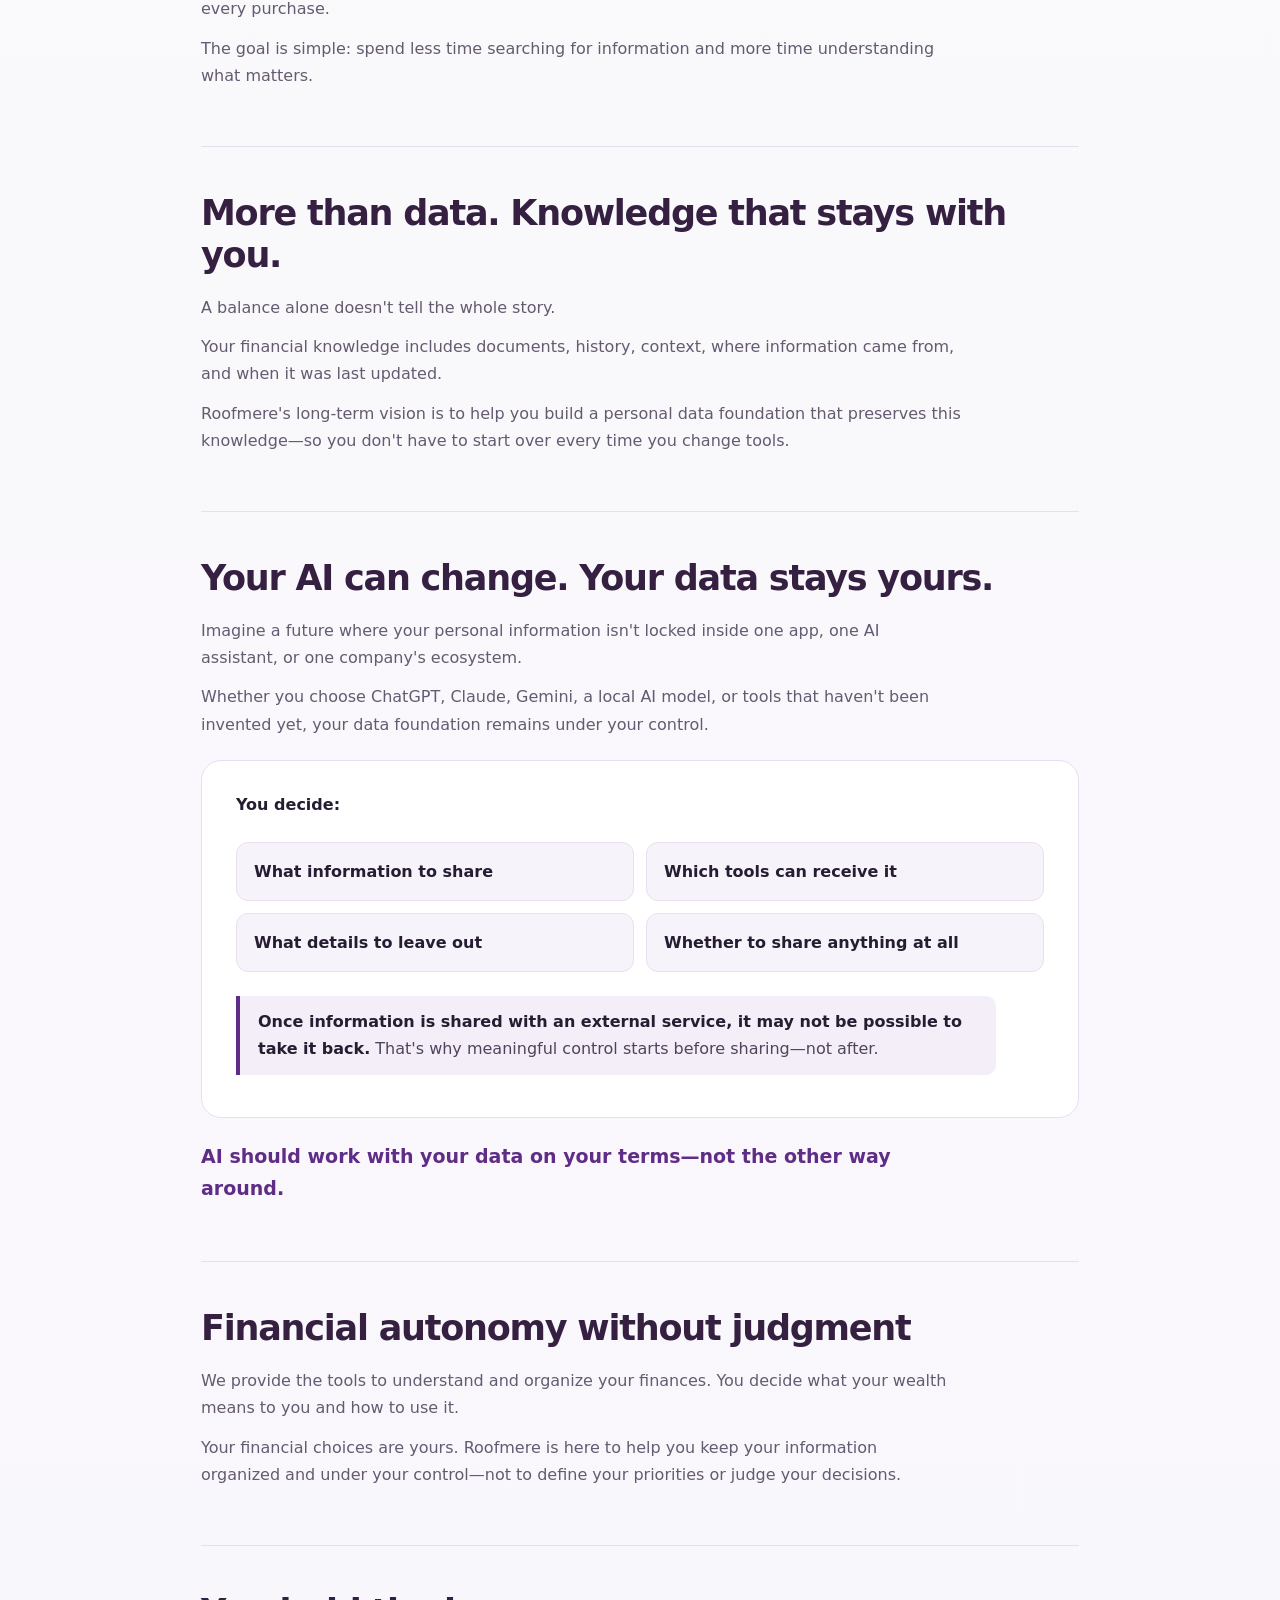
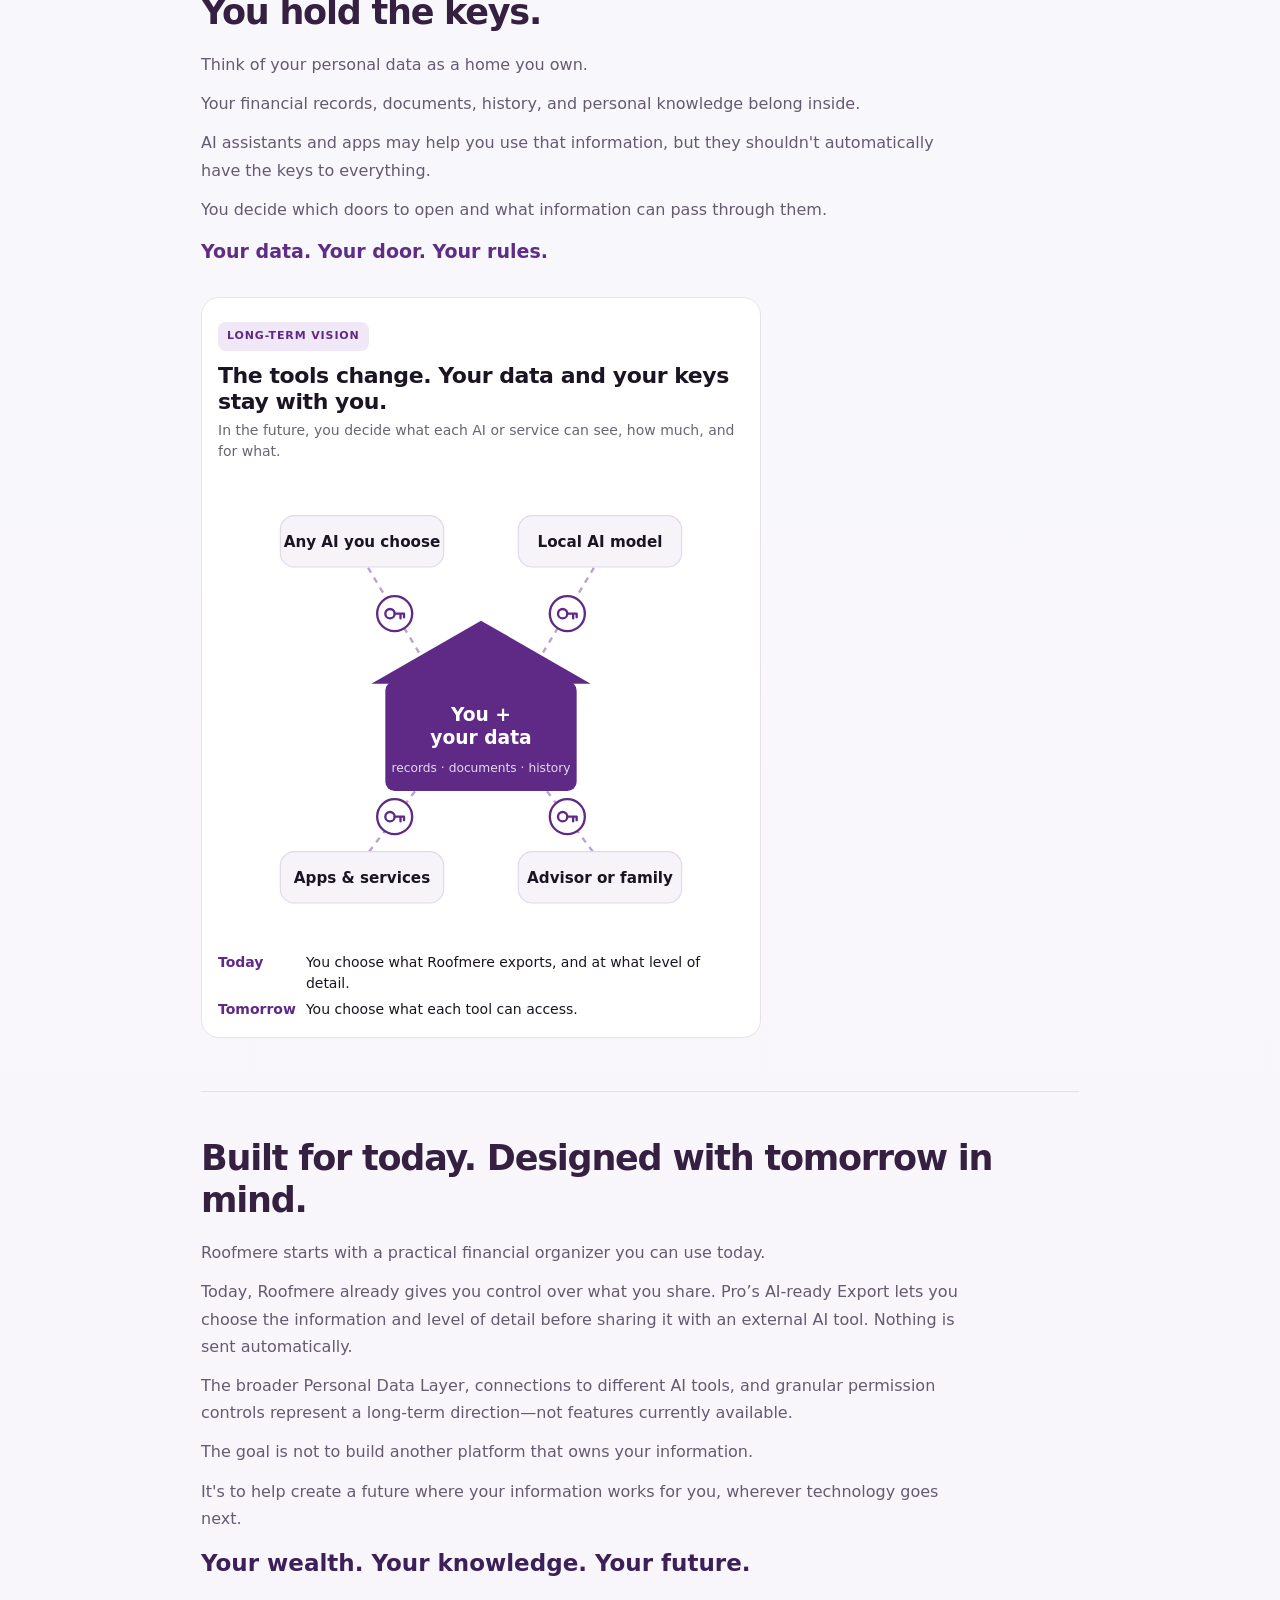
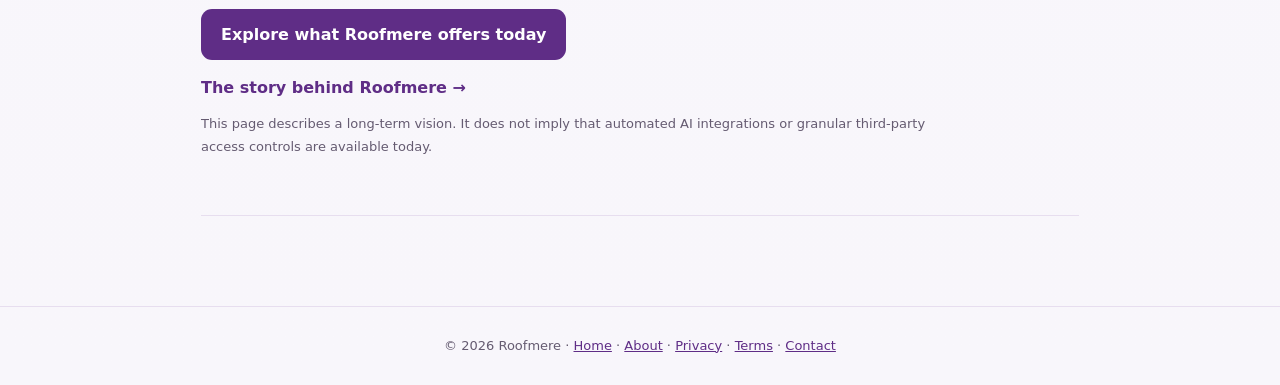
<file: vision.html>
<!doctype html>
<html lang="en"><head><meta charset="utf-8"><meta name="viewport" content="width=device-width,initial-scale=1">
<title>Vision — Your Personal Data Layer | Roofmere</title>
<meta name="description" content="Roofmere's long-term vision: a personal data layer you control, independent of any single app or AI provider. Starting with household finances.">

<link rel="stylesheet" href="assets/site-header.css">
<style>
:root{--purple:#5f2d86;--ink:#261d32;--muted:#655b71;--line:#e7deef}
*{box-sizing:border-box}body{margin:0;background:linear-gradient(180deg,#f3eef8 0,#faf9fc 360px,#f8f6fb 100%);color:var(--ink);font:16px/1.7 system-ui,-apple-system,BlinkMacSystemFont,"Segoe UI",sans-serif}a{color:var(--purple)}main{max-width:930px;margin:auto;padding:74px 26px 90px}.eyebrow{font-size:12px;letter-spacing:.16em;text-transform:uppercase;font-weight:800;color:var(--purple)}h1{font-size:clamp(38px,6vw,64px);line-height:1.1;letter-spacing:-.05em;color:#3d2058;margin:16px 0 18px}h2{font-size:clamp(25px,3.3vw,35px);line-height:1.2;letter-spacing:-.035em;color:#352042;margin:0 0 18px}.lead{font-size:clamp(19px,2.3vw,24px);line-height:1.45;color:#4d3561;margin:0 0 30px;font-weight:600}.intro{font-size:18px;max-width:750px}section{padding:45px 0;border-bottom:1px solid var(--line)}section p{max-width:760px;color:var(--muted);margin:12px 0}section strong{color:var(--ink)}.statement{font-weight:750;color:var(--purple);font-size:19px}.panel{background:white;border:1px solid var(--line);border-radius:20px;padding:30px 34px;margin:22px 0}.choices{display:grid;grid-template-columns:repeat(2,minmax(0,1fr));gap:12px;list-style:none;padding:0;margin:24px 0}.choices li{background:#f7f3fa;border:1px solid #e9e0ef;border-radius:12px;padding:15px 17px;font-weight:650}.privacy-note{border-left:4px solid var(--purple);padding:12px 18px;background:#f4eef8;border-radius:0 10px 10px 0;color:#51435b!important}.closing{font-size:23px;font-weight:750;color:#3d2058}.cta{display:inline-block;background:var(--purple);color:#fff;text-decoration:none;border-radius:11px;padding:12px 20px;font-weight:700;margin-top:14px}.disclaimer{font-size:13px;color:var(--muted)}footer{border-top:1px solid var(--line);text-align:center;padding:28px 20px;font-size:13px;color:var(--muted)}@media(max-width:600px){main{padding:45px 21px 65px}section{padding:32px 0}.panel{padding:22px 18px}.choices{grid-template-columns:1fr}.intro{font-size:16px}}
.vd-fig{margin:30px 0 8px;background:#fff;border:1px solid #e7e1ee;border-radius:18px;padding:22px 16px 18px;max-width:560px}.vd-tag{display:inline-block;font-size:11px;font-weight:750;letter-spacing:.08em;text-transform:uppercase;color:#5f2a86;background:#f0e8f6;padding:5px 9px;border-radius:8px}.vd-fig .vd-title{font-size:22px;line-height:1.2;letter-spacing:-.02em;margin:12px 0 4px;color:#1b1523}.vd-fig .vd-sub{margin:0 0 14px;color:#6b6475;font-size:14px;line-height:1.5}.vd-panel{border-radius:14px;padding:12px 10px 10px;margin-top:10px}.vd-today{background:#f6f3f9}.vd-tomorrow{background:#f3ecf8;border:1px solid #e1d3ec}.vd-lbl{font-size:12px;font-weight:800;letter-spacing:.1em;text-transform:uppercase;color:#6b6475;text-align:center}.vd-tomorrow .vd-lbl{color:#5f2a86}.vd-fig .vd-cap{text-align:center;font-size:13px;line-height:1.45;color:#4a4352;margin:4px 0 0}.vd-fig svg{display:block;width:100%;max-width:420px;margin:0 auto;font-family:inherit}.vd-tt{display:grid;grid-template-columns:auto 1fr;gap:6px 10px;margin-top:10px;font-size:14px;line-height:1.45;color:#1b1523}.vd-tt b{color:#5f2a86}</style><link rel="canonical" href="https://roofmere.com/vision.html"><meta property="og:type" content="website"><meta property="og:url" content="https://roofmere.com/vision.html"><meta property="og:site_name" content="Roofmere"><meta property="og:title" content="Vision — Your Personal Data Layer | Roofmere"><meta property="og:description" content="Roofmere's long-term vision: a personal data layer you control, independent of any single app or AI provider. Starting with household finances."><meta property="og:image" content="https://roofmere.com/assets/app-dashboard.jpg"><meta property="og:image:alt" content="Roofmere household finance organizer"><meta name="twitter:card" content="summary_large_image"><meta name="twitter:title" content="Vision — Your Personal Data Layer | Roofmere"><meta name="twitter:description" content="Roofmere's long-term vision: a personal data layer you control, independent of any single app or AI provider. Starting with household finances."><meta name="twitter:image" content="https://roofmere.com/assets/app-dashboard.jpg"><meta name="twitter:image:alt" content="Roofmere household finance organizer"></head><body><header id="site-header"><nav class="site-nav" aria-label="Main navigation"><a class="site-brand" href="index.html">Roofmere</a><div class="site-links"><a href="product.html">Product</a><a href="ai-export.html">AI Export</a><a href="vision.html" aria-current="page">Vision</a><a href="about.html">About</a><a href="trust.html">Trust &amp; Security</a><a href="get-started.html">Get Started</a></div></nav></header>
<main>
<div class="eyebrow">Vision</div>
<h1>Your Personal Data Layer.</h1>
<p class="lead">Your data stays yours. You decide who gets access.</p>
<p class="intro">AI is changing the way we work, learn, and manage our lives. But as technology becomes more powerful, one question matters more than ever: <strong>Who controls the personal information that makes AI useful?</strong></p>
<p class="intro">At Roofmere, the answer is simple: <strong>you do.</strong></p>
<figure class="vd-fig" aria-label="Long-term vision: from logging in everywhere to asking your AI">
<span class="vd-tag">Long-term vision</span>
<h3 class="vd-title">From logging in everywhere to asking your AI.</h3>
<p class="vd-sub">I believe AI agents will exchange data with services directly. Then what matters most is who controls the data.</p>
<div class="vd-panel vd-today"><div class="vd-lbl">Today</div>
<svg viewBox="0 0 330 160" width="100%" aria-label="Today: you log in to each platform yourself">
<defs><marker id="vd-a1" viewBox="0 0 10 10" refX="8" refY="5" markerWidth="6" markerHeight="6" orient="auto"><path d="M0 0L10 5L0 10z" fill="#9c94a6"/></marker></defs>
<g stroke="#9c94a6" stroke-width="2" fill="none" marker-end="url(#vd-a1)"><line x1="148" y1="52" x2="62" y2="108"/><line x1="165" y1="54" x2="165" y2="106"/><line x1="182" y1="52" x2="268" y2="108"/></g>
<rect x="125" y="10" width="80" height="40" rx="12" fill="#fff" stroke="#d9d0e3"/><text x="165" y="35" text-anchor="middle" font-size="14" font-weight="750">You</text>
<g font-size="10.5" font-weight="700" fill="#6b6475" text-anchor="middle">
<rect x="77" y="70" width="44" height="20" rx="10" fill="#fff" stroke="#d9d0e3"/><text x="99" y="84">Log in</text>
<rect x="143" y="70" width="44" height="20" rx="10" fill="#fff" stroke="#d9d0e3"/><text x="165" y="84">Log in</text>
<rect x="209" y="70" width="44" height="20" rx="10" fill="#fff" stroke="#d9d0e3"/><text x="231" y="84">Log in</text></g>
<g font-size="12.5" font-weight="650" text-anchor="middle">
<rect x="8" y="112" width="100" height="40" rx="10" fill="#fff" stroke="#d9d0e3"/><text x="58" y="136">Bank app</text>
<rect x="115" y="112" width="100" height="40" rx="10" fill="#fff" stroke="#d9d0e3"/><text x="165" y="136">Brokerage</text>
<rect x="222" y="112" width="100" height="40" rx="10" fill="#fff" stroke="#d9d0e3"/><text x="272" y="136">Insurer</text></g></svg>
<p class="vd-cap">Your information is spread across platforms, each with its own login and interface.</p></div>
<div class="vd-panel vd-tomorrow"><div class="vd-lbl">Tomorrow</div>
<svg viewBox="0 0 330 230" width="100%" aria-label="Tomorrow: you and your data at the center; your AI agent exchanges data with APIs and other agents, sharing only what you decide">
<defs><marker id="vd-a2" viewBox="0 0 10 10" refX="8" refY="5" markerWidth="6" markerHeight="6" orient="auto-start-reverse"><path d="M0 0L10 5L0 10z" fill="#5f2a86"/></marker></defs>
<rect x="22" y="8" width="286" height="56" rx="14" fill="#5f2a86"/>
<text x="165" y="33" text-anchor="middle" font-size="15" font-weight="750" fill="#fff">You + your data</text>
<text x="165" y="52" text-anchor="middle" font-size="11" fill="#e6d8f1">you decide what to share, how much, with whom</text>
<line x1="165" y1="66" x2="165" y2="92" stroke="#5f2a86" stroke-width="2" marker-end="url(#vd-a2)"/>
<rect x="100" y="96" width="130" height="42" rx="12" fill="#fff" stroke="#5f2a86" stroke-width="2"/>
<text x="165" y="122" text-anchor="middle" font-size="14" font-weight="750" fill="#5f2a86">Your AI agent</text>
<g stroke="#5f2a86" stroke-width="2" fill="none" marker-start="url(#vd-a2)" marker-end="url(#vd-a2)"><line x1="132" y1="144" x2="70" y2="180"/><line x1="165" y1="146" x2="165" y2="178"/><line x1="198" y1="144" x2="260" y2="180"/></g>
<g font-size="12.5" font-weight="650" text-anchor="middle">
<rect x="8" y="184" width="100" height="40" rx="10" fill="#fff" stroke="#d9d0e3"/><text x="58" y="208">Bank API</text>
<rect x="115" y="184" width="100" height="40" rx="10" fill="#fff" stroke="#d9d0e3"/><text x="165" y="208">Other agents</text>
<rect x="222" y="184" width="100" height="40" rx="10" fill="#fff" stroke="#d9d0e3"/><text x="272" y="208">Services</text></g></svg>
<p class="vd-cap">Less switching between apps. Your AI connects with services on your behalf, using only the access you authorize.</p></div>
</figure>
<section><h2>Starting with your financial life</h2><p>Today, Roofmere is a privacy-first Household Financial Organizer.</p><p>It helps you bring accounts, investments, properties, debts, and important financial knowledge into one place—without requiring you to connect your bank accounts or track every purchase.</p><p>The goal is simple: spend less time searching for information and more time understanding what matters.</p></section>
<section><h2>More than data. Knowledge that stays with you.</h2><p>A balance alone doesn't tell the whole story.</p><p>Your financial knowledge includes documents, history, context, where information came from, and when it was last updated.</p><p>Roofmere's long-term vision is to help you build a personal data foundation that preserves this knowledge—so you don't have to start over every time you change tools.</p></section>
<section><h2>Your AI can change. Your data stays yours.</h2><p>Imagine a future where your personal information isn't locked inside one app, one AI assistant, or one company's ecosystem.</p><p>Whether you choose ChatGPT, Claude, Gemini, a local AI model, or tools that haven't been invented yet, your data foundation remains under your control.</p><div class="panel"><strong>You decide:</strong><ul class="choices"><li>What information to share</li><li>Which tools can receive it</li><li>What details to leave out</li><li>Whether to share anything at all</li></ul><p class="privacy-note"><strong>Once information is shared with an external service, it may not be possible to take it back.</strong> That's why meaningful control starts before sharing—not after.</p></div><p class="statement">AI should work with your data on your terms—not the other way around.</p></section>
<section><h2>Financial autonomy without judgment</h2><p>We provide the tools to understand and organize your finances. You decide what your wealth means to you and how to use it.</p><p>Your financial choices are yours. Roofmere is here to help you keep your information organized and under your control—not to define your priorities or judge your decisions.</p></section>
<section><h2>You hold the keys.</h2><p>Think of your personal data as a home you own.</p><p>Your financial records, documents, history, and personal knowledge belong inside.</p><p>AI assistants and apps may help you use that information, but they shouldn't automatically have the keys to everything.</p><p>You decide which doors to open and what information can pass through them.</p><p class="statement">Your data. Your door. Your rules.</p><figure class="vd-fig" aria-label="Long-term vision: you and your data at the center, each tool gets only the access you allow">
<span class="vd-tag">Long-term vision</span>
<h3 class="vd-title">The tools change. Your data and your keys stay with you.</h3>
<p class="vd-sub">In the future, you decide what each AI or service can see, how much, and for what.</p>
<svg viewBox="0 0 360 400" width="100%" role="img" aria-label="Your data in the middle as a home you own; AI tools, apps and people outside, each connected by a key you grant">
<defs><g id="vd-key"><circle r="15" fill="#fff" stroke="#5f2a86" stroke-width="2"/><circle cx="-4" cy="0" r="4" fill="none" stroke="#5f2a86" stroke-width="2"/><path d="M0 0 H8 M5 0 V4 M8 0 V3" stroke="#5f2a86" stroke-width="2" fill="none" stroke-linecap="round"/></g></defs>
<g stroke="#b9a3cc" stroke-width="2" stroke-dasharray="5 5" fill="none">
<line x1="78" y1="70" x2="135" y2="165"/><line x1="282" y1="70" x2="225" y2="165"/>
<line x1="78" y1="330" x2="135" y2="255"/><line x1="282" y1="330" x2="225" y2="255"/></g>
<use href="#vd-key" x="106" y="118"/><use href="#vd-key" x="254" y="118"/><use href="#vd-key" x="106" y="292"/><use href="#vd-key" x="254" y="292"/>
<path d="M180 124 L274 178 L86 178 Z" fill="#5f2a86"/>
<rect x="98" y="176" width="164" height="94" rx="8" fill="#5f2a86"/>
<text x="180" y="210" text-anchor="middle" fill="#fff" font-size="16" font-weight="750">You +</text>
<text x="180" y="230" text-anchor="middle" fill="#fff" font-size="16" font-weight="750">your data</text>
<text x="180" y="254" text-anchor="middle" fill="#e6d8f1" font-size="10.5">records · documents · history</text>
<g font-size="13" font-weight="650" text-anchor="middle" fill="#1b1523">
<rect x="8" y="34" width="140" height="44" rx="12" fill="#f6f3f9" stroke="#e1d8ea"/><text x="78" y="61">Any AI you choose</text>
<rect x="212" y="34" width="140" height="44" rx="12" fill="#f6f3f9" stroke="#e1d8ea"/><text x="282" y="61">Local AI model</text>
<rect x="8" y="322" width="140" height="44" rx="12" fill="#f6f3f9" stroke="#e1d8ea"/><text x="78" y="349">Apps &amp; services</text>
<rect x="212" y="322" width="140" height="44" rx="12" fill="#f6f3f9" stroke="#e1d8ea"/><text x="282" y="349">Advisor or family</text></g>
</svg>
<div class="vd-tt"><b>Today</b><span>You choose what Roofmere exports, and at what level of detail.</span><b>Tomorrow</b><span>You choose what each tool can access.</span></div>
</figure></section>
<section><h2>Built for today. Designed with tomorrow in mind.</h2><p>Roofmere starts with a practical financial organizer you can use today.</p><p>Today, Roofmere already gives you control over what you share. Pro’s AI-ready Export lets you choose the information and level of detail before sharing it with an external AI tool. Nothing is sent automatically.</p><p>The broader Personal Data Layer, connections to different AI tools, and granular permission controls represent a long-term direction—not features currently available.</p><p>The goal is not to build another platform that owns your information.</p><p>It's to help create a future where your information works for you, wherever technology goes next.</p><p class="closing">Your wealth. Your knowledge. Your future.</p><a class="cta" href="product.html">Explore what Roofmere offers today</a><p style="margin-top:14px"><a href="about.html" style="color:var(--purple);font-weight:700;text-decoration:none">The story behind Roofmere →</a></p><p class="disclaimer">This page describes a long-term vision. It does not imply that automated AI integrations or granular third-party access controls are available today.</p></section>
</main><footer>© 2026 Roofmere · <a href="index.html">Home</a> · <a href="about.html">About</a> · <a href="privacy.html">Privacy</a> · <a href="terms.html">Terms</a> · <a href="contact.html">Contact</a></footer><script src="assets/site-header.js?v=trust-nav-20261030" defer></script></body></html>
</file>
<file: assets/site-header.css>
/* Roofmere shared site shell. One header implementation for all static pages. */
#site-header{position:sticky!important;top:0;z-index:100;background:#fff!important;border-bottom:1px solid #e8e0ef!important;box-shadow:none!important}
#site-header .site-nav{max-width:1120px;margin:0 auto;padding:18px 24px;min-height:80px;display:flex;align-items:center;justify-content:space-between;gap:20px;flex-wrap:nowrap}
#site-header .site-brand{font-family:system-ui,-apple-system,BlinkMacSystemFont,"Segoe UI",sans-serif;color:#5f2d86!important;font-size:25px;font-weight:800;letter-spacing:-.045em;text-decoration:none;line-height:1.2;white-space:nowrap}
#site-header .site-links{display:flex;align-items:center;gap:24px;margin-left:auto}
#site-header .site-links a{font-size:14px;font-weight:650;text-decoration:none;color:#493855;white-space:nowrap}
#site-header .site-links a[aria-current="page"]{color:#5f2d86}
#site-header .site-menu{display:none;position:relative;margin-left:auto}
#site-header .site-menu summary{list-style:none;display:grid;place-items:center;width:46px;height:46px;border:1px solid #e8e0ef;border-radius:13px;background:#f7f3fb;color:#5f2d86;font-size:23px;cursor:pointer;line-height:1}
#site-header .site-menu summary::-webkit-details-marker{display:none}
#site-header .site-menu[open] summary{background:#eee5f6}
#site-header .site-menu-panel{position:absolute;top:calc(100% + 10px);right:0;display:grid;width:240px;max-width:calc(100vw - 40px);padding:8px;background:white;border:1px solid #e8e0ef;border-radius:14px;box-shadow:0 15px 34px #301e4324}
#site-header .site-menu-panel a{display:block;padding:12px 14px;border-radius:9px;text-decoration:none;color:#3d2058;font-size:15px;font-weight:600}
#site-header .site-menu-panel a:hover,#site-header .site-menu-panel a:focus-visible{background:#f6f2fa}
#site-header a:focus-visible,#site-header summary:focus-visible{outline:3px solid #a984c4;outline-offset:3px}
@media(max-width:800px){#site-header .site-nav{padding:17px 22px;min-height:78px}#site-header .site-links{display:none}#site-header .site-menu{display:block}}
@media(max-width:360px){#site-header .site-brand{font-size:23px}#site-header .site-nav{padding:15px 18px}}
</file>
